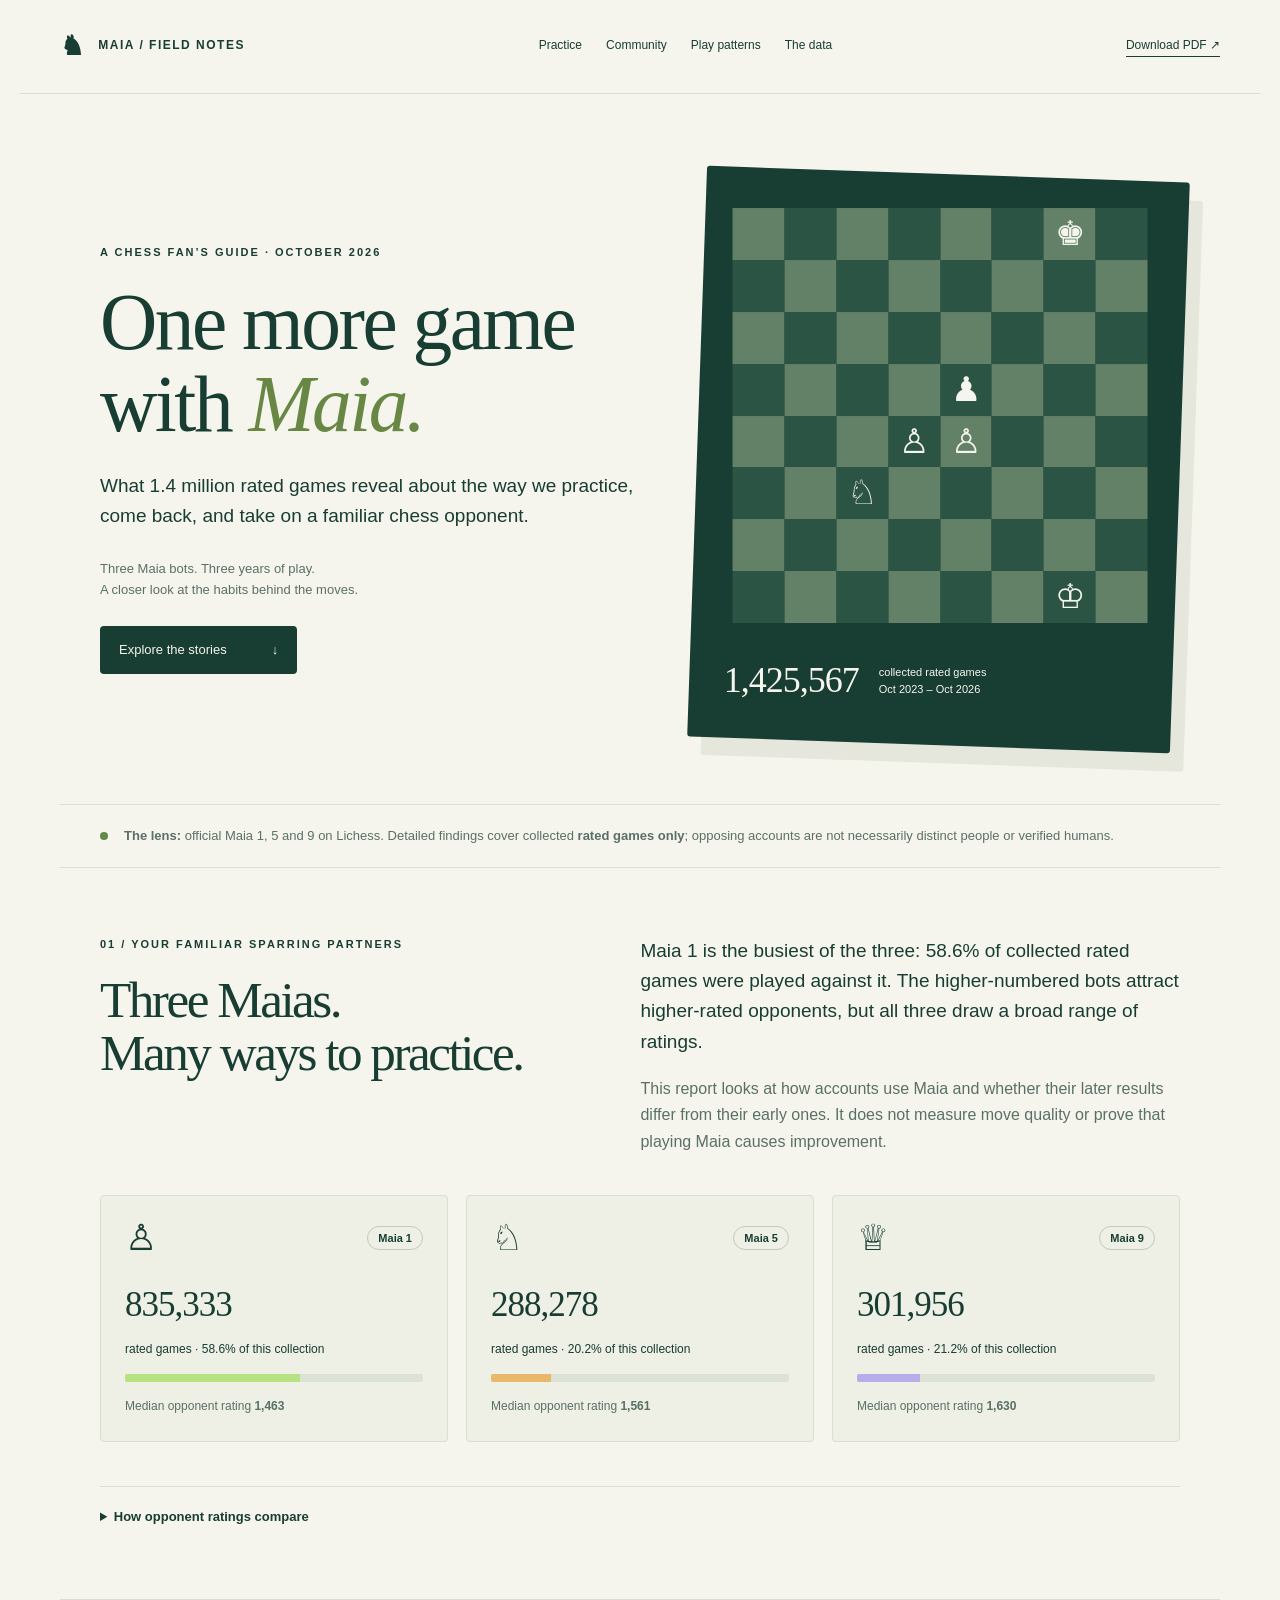
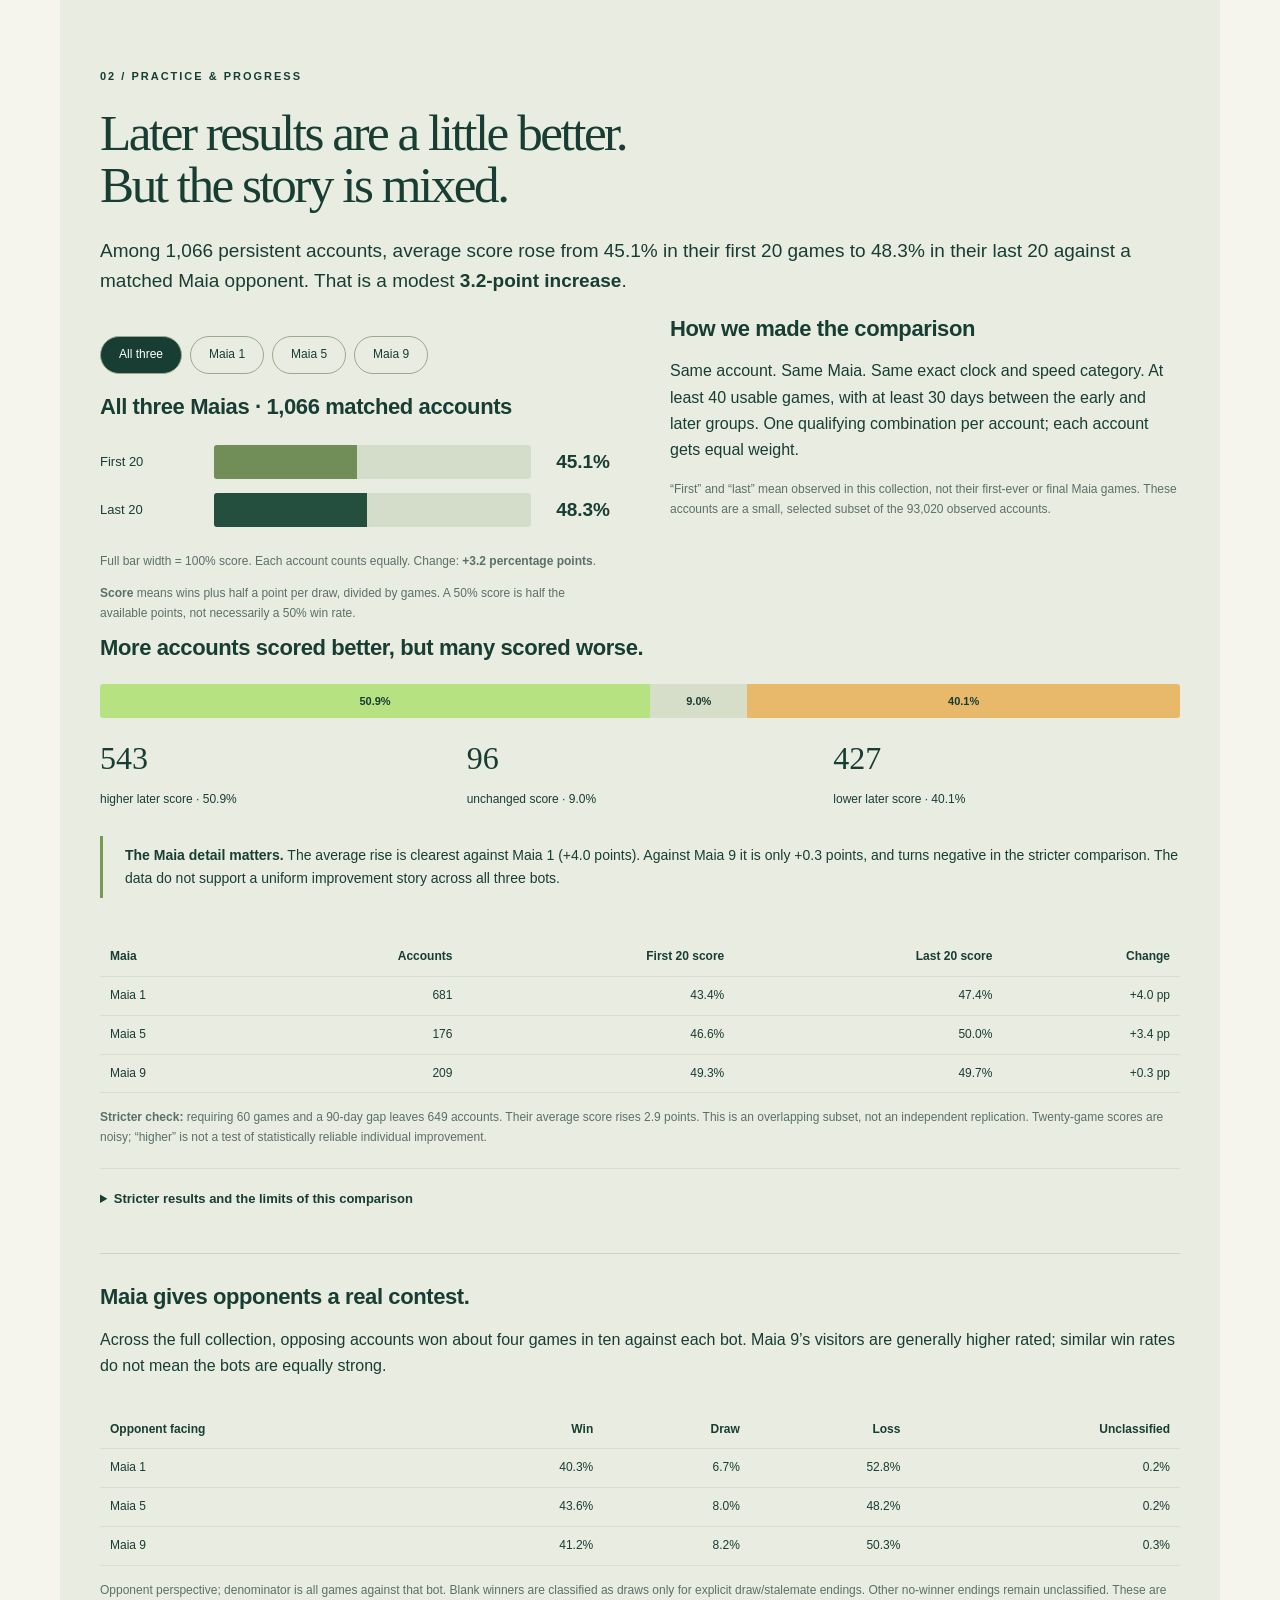
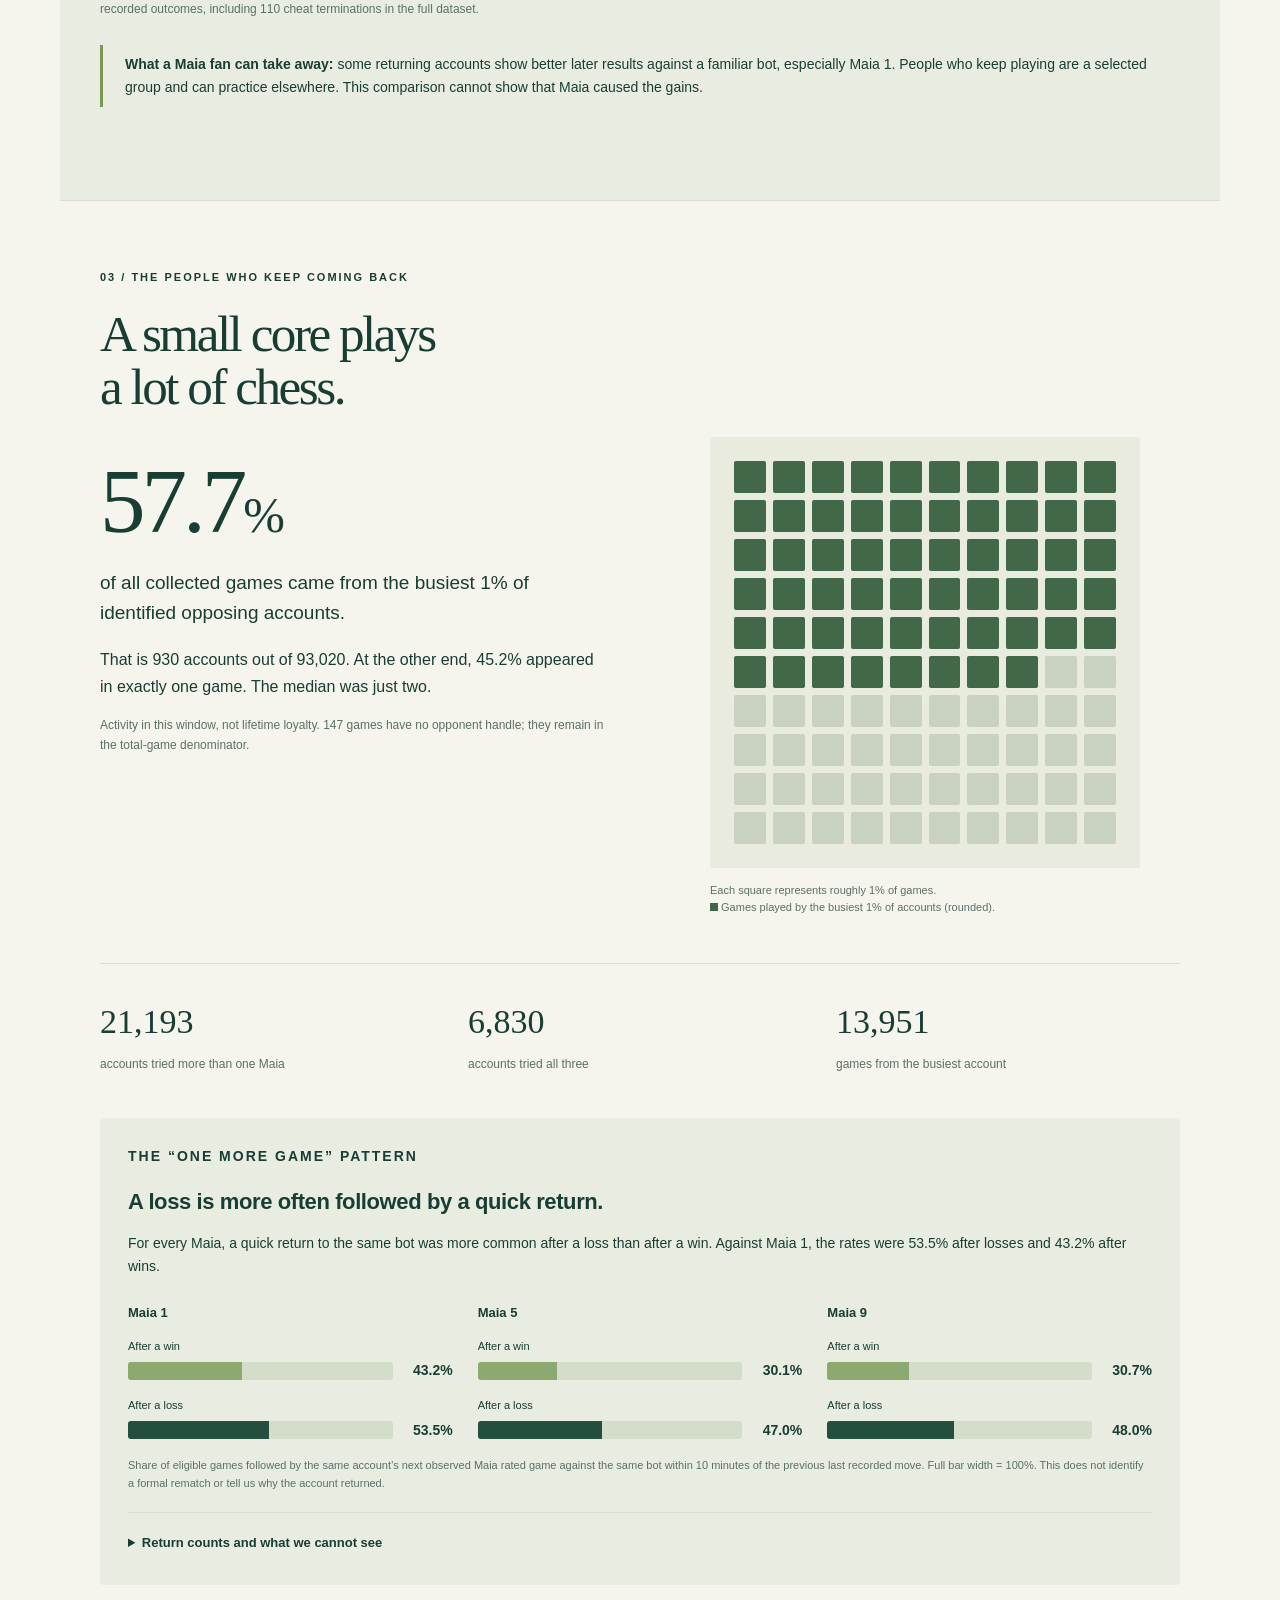
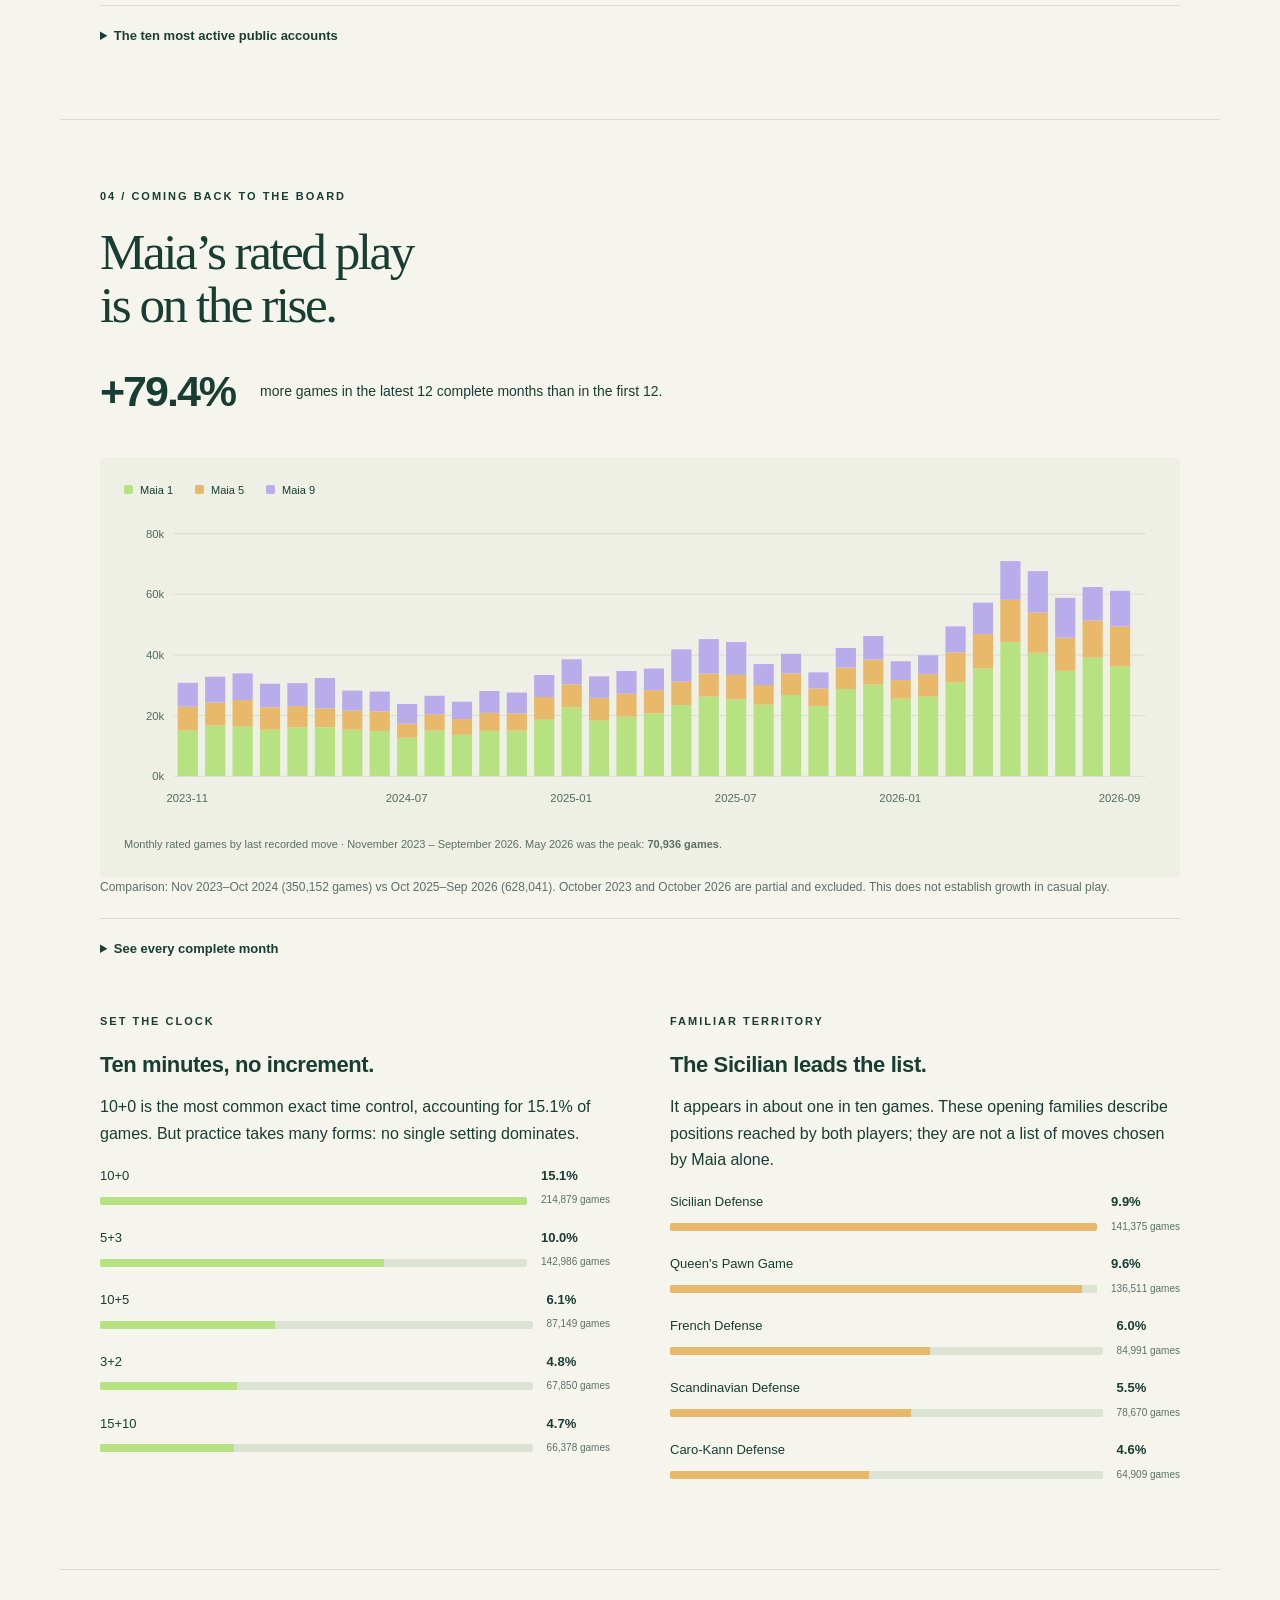
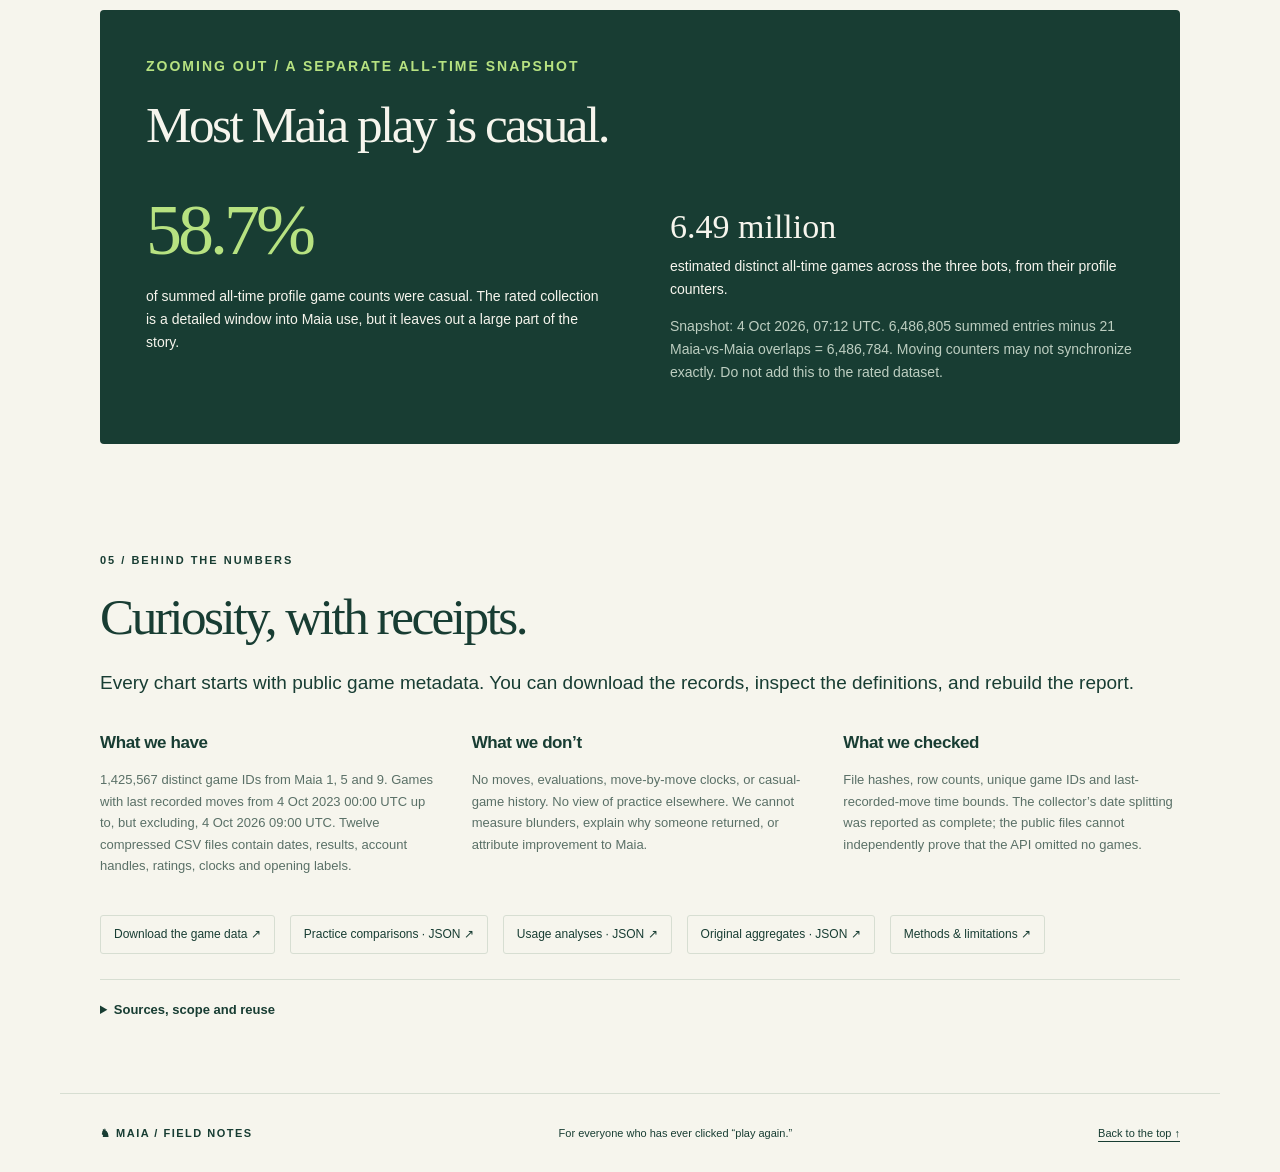
<file: index.html>
<!doctype html>
<html lang="en"><head><meta charset="utf-8"><meta name="viewport" content="width=device-width,initial-scale=1"><meta name="description" content="How chess fans use Maia: practice habits, repeat play and changes in results across 1.4 million rated Lichess games."><meta name="theme-color" content="#163c32"><title>One more game with Maia — Maia Field Notes</title><style>:root{--paper:#f6f5ed;--ink:#183d33;--muted:#5a7067;--green:#b7e281;--gold:#e8b96b;--lavender:#b9aceb;--line:#d7ded2}*{box-sizing:border-box}html{scroll-behavior:smooth;scroll-padding-top:24px}body{margin:0;background:var(--paper);color:var(--ink);font:16px/1.65 -apple-system,BlinkMacSystemFont,"Segoe UI",sans-serif}a{color:inherit;text-underline-offset:4px}a:hover{text-decoration-thickness:2px}button,a,summary{touch-action:manipulation}button:focus-visible,a:focus-visible,summary:focus-visible{outline:3px solid #9c4a16;outline-offset:5px}.skip{position:absolute;left:10px;top:-100px;background:white;padding:10px;z-index:9}.skip:focus{top:10px}.masthead{max-width:1240px;margin:auto;display:flex;align-items:center;justify-content:space-between;padding:24px 40px;border-bottom:1px solid var(--line);font-size:12px}.brand{font-weight:800;letter-spacing:1.5px;text-decoration:none;white-space:nowrap}.brand span{font-size:27px;vertical-align:middle;margin-right:8px}nav{display:flex;gap:24px}nav a{text-decoration:none}.download{border-bottom:1px solid;text-decoration:none}main{max-width:1160px;margin:auto}.hero{display:grid;grid-template-columns:1.12fr 1fr;gap:56px;padding:80px 40px 60px;align-items:center}.eyebrow{font-size:11px;line-height:1.5;letter-spacing:2px;text-transform:uppercase;font-weight:800;margin:0 0 22px}h1,h2,h3,p,figure{margin-top:0}h1,h2{font-family:Georgia,"Times New Roman",serif;font-weight:400;letter-spacing:-2.5px;line-height:1.03}h1{font-size:clamp(60px,6.2vw,85px);margin-bottom:25px}h1 em{color:#688744;font-weight:400}h2{font-size:clamp(38px,4vw,53px);margin-bottom:24px}h3{font-size:22px;line-height:1.2;letter-spacing:-.4px;margin-bottom:16px}.dek,.body-large{font-size:19px;line-height:1.6}.hero-note{font-size:13px;color:var(--muted);margin:26px 0}.button{display:inline-flex;gap:45px;align-items:center;background:var(--ink);color:var(--paper);padding:13px 19px;border-radius:4px;text-decoration:none;font-size:13px}.hero-art{background:var(--ink);padding:34px;border-radius:3px;transform:rotate(2deg);box-shadow:14px 18px 0 #e6e7dc}.board{display:grid;grid-template-columns:repeat(8,1fr);aspect-ratio:1;transform:rotate(-2deg)}.board span{aspect-ratio:1;background:#628167;display:flex;align-items:center;justify-content:center;font-family:Georgia,serif;color:var(--paper);font-size:34px;line-height:1}.board span:nth-child(16n+2),.board span:nth-child(16n+4),.board span:nth-child(16n+6),.board span:nth-child(16n+8),.board span:nth-child(16n+9),.board span:nth-child(16n+11),.board span:nth-child(16n+13),.board span:nth-child(16n+15){background:#2b5445}.art-caption{display:flex;align-items:center;gap:20px;color:var(--paper);padding-top:28px;transform:rotate(-2deg)}.art-caption b{font-family:Georgia,serif;font-size:36px;font-weight:400;letter-spacing:-1px}.art-caption span{font-size:11px;line-height:1.5}.scope-strip{display:flex;gap:16px;align-items:center;padding:20px 40px;border-top:1px solid var(--line);border-bottom:1px solid var(--line);font-size:13px;color:var(--muted)}.scope-strip p{margin:0}.live-dot{width:8px;height:8px;background:#64884a;border-radius:50%;flex-shrink:0}.section{padding:68px 40px;border-bottom:1px solid var(--line)}.intro{display:grid;grid-template-columns:1fr 1.1fr;gap:24px 50px}.intro .bot-grid,.intro details{grid-column:1/-1}.muted,.small,figcaption{color:var(--muted)}.small{font-size:12px;line-height:1.65}.bot-grid{display:grid;grid-template-columns:repeat(3,1fr);gap:18px}.bot-card{padding:24px;border:1px solid var(--line);border-radius:4px;background:#eeefe5}.bot-top{display:flex;justify-content:space-between;align-items:center;margin-bottom:20px}.piece{font-size:36px;line-height:1}.chip{font-size:11px;font-weight:700;border:1px solid #bfcbbc;padding:2px 10px;border-radius:20px}.bot-card strong{font-family:Georgia,serif;font-size:35px;font-weight:400;letter-spacing:-1px}.bot-card p{font-size:12px;margin:6px 0 14px}.mini-track,.track{height:8px;background:#dce3d5;border-radius:2px;overflow:hidden}.mini-track i,.track i{height:100%;display:block}.bot-card .small{margin:15px 0 0}details{margin-top:20px;border-top:1px solid var(--line);padding-top:15px}summary{font-size:13px;font-weight:700;cursor:pointer;padding:4px 0}details>p{margin-top:14px}.two-col{display:grid;grid-template-columns:1fr 1fr;gap:60px;align-items:start}.big-number{font-family:Georgia,serif;font-size:91px;line-height:1.1;letter-spacing:-4px;margin:15px 0}.big-number span{font-size:50px}.dot-grid{display:grid;grid-template-columns:repeat(10,1fr);gap:7px;padding:24px;background:#e9ebdf;border-radius:3px}.dot-grid i{aspect-ratio:1;background:#c9d2c0;border-radius:2px}.dot-grid i.filled{background:#416849}figcaption{font-size:11px;line-height:1.6;margin-top:14px}.key-square{display:inline-block;background:#416849;width:8px;height:8px}.fact-row{display:grid;grid-template-columns:repeat(3,1fr);gap:24px;border-top:1px solid var(--line);padding-top:30px;margin-top:30px}.fact-row b{font-family:Georgia,serif;font-size:34px;display:block;font-weight:400}.fact-row span{font-size:12px;color:var(--muted)}.growth-note{display:flex;gap:25px;align-items:center;max-width:570px;margin-bottom:30px}.growth-note strong{font-size:43px;white-space:nowrap;letter-spacing:-2px}.growth-note p{font-size:14px;margin:0}.chart{background:#eef0e6;padding:24px;margin:0;border-radius:4px}.chart svg{width:100%;height:auto;display:block}.chart text{font:11px -apple-system,BlinkMacSystemFont,sans-serif;fill:#526b60}.legend{display:flex;gap:22px;font-size:11px;margin-bottom:14px;flex-wrap:wrap}.legend span{display:flex;gap:7px;align-items:center}.legend i{width:9px;height:9px;border-radius:2px}.patterns-grid{margin-top:50px}.bar-row{display:grid;grid-template-columns:1fr auto;gap:6px 14px;margin:18px 0;font-size:13px}.bar-row b{font-weight:600}.bar-row small{color:var(--muted);font-size:10px;white-space:nowrap}.bar-row .track{align-self:center}.context-band{margin:40px;background:var(--ink);color:var(--paper);padding:46px;border-radius:4px}.context-band .eyebrow{color:var(--green)}.context-band .big-number{color:var(--green);font-size:72px}.context-band .small{color:#bdcec1}.context-band p{font-size:14px}.context-stat b{font-family:Georgia,serif;font-size:34px;font-weight:400}.context-stat{padding-top:23px}.method-grid{display:grid;grid-template-columns:repeat(3,1fr);gap:35px;margin-top:35px}.method-grid h3{font-size:17px}.method-grid p{font-size:13px;color:var(--muted)}.data-links{display:flex;gap:15px;flex-wrap:wrap;font-size:12px;margin:25px 0}.data-links a{border:1px solid var(--line);padding:9px 13px;border-radius:3px;text-decoration:none}.table-scroll{overflow-x:auto}table{width:100%;border-collapse:collapse;font-size:12px;font-variant-numeric:tabular-nums;margin:15px 0}th,td{text-align:right;padding:9px 10px;border-bottom:1px solid var(--line)}th:first-child,td:first-child{text-align:left}th{font-weight:700;white-space:nowrap}footer{max-width:1160px;margin:0 auto;padding:30px 40px;display:flex;justify-content:space-between;gap:20px;align-items:center;font-size:11px}footer p{margin:0}.learning{background:#e9ede1}.callout{border-left:3px solid #78994f;padding:8px 0 8px 22px;margin:25px 0;font-size:14px}.filter{display:flex;gap:8px;margin:20px 0;flex-wrap:wrap}.filter button{font:inherit;font-size:12px;padding:8px 18px;border:1px solid #9aa98e;background:transparent;border-radius:30px;color:var(--ink);cursor:pointer}.filter button[aria-pressed="true"]{background:var(--ink);color:white}.score-chart{margin:25px 0}.score-row{display:grid;grid-template-columns:100px 1fr 65px;gap:14px;align-items:center;margin:14px 0;font-size:13px}.score-track{height:34px;background:#d4ddca;border-radius:3px;overflow:hidden}.score-track i{height:100%;display:block;background:#718e58}.score-row:last-child .score-track i{background:#244e3d}.score-row strong{text-align:right;font-size:19px}.distribution{display:flex;height:34px;border-radius:3px;overflow:hidden;margin:22px 0 14px}.distribution span{display:flex;align-items:center;justify-content:center;font-size:11px;font-weight:700}.result-grid{display:grid;grid-template-columns:repeat(3,1fr);gap:20px}.result-grid b{font-family:Georgia,serif;font-size:32px;font-weight:400;display:block}.result-grid span{font-size:12px}.outcomes{margin-top:40px;padding-top:30px;border-top:1px solid #cbd5c0}[hidden]{display:none!important}
@media(max-width:760px){.masthead{padding:18px 22px;flex-wrap:wrap;gap:15px}.masthead nav{order:3;width:100%;gap:25px}.brand{font-size:10px}.download{font-size:10px}.hero{grid-template-columns:1fr;padding:42px 24px;gap:35px}h1{font-size:65px}.hero-art{max-width:420px;width:100%;justify-self:center;padding:26px}.hero-note{margin:20px 0}.hero-art .board span{font-size:30px}.art-caption b{font-size:33px}.section{padding:42px 24px}.scope-strip{padding:20px 24px}.intro,.two-col{grid-template-columns:1fr;gap:24px}.bot-grid{gap:10px}.bot-card{padding:15px 10px}.bot-card strong{font-size:26px}.piece{font-size:27px}.bot-top{gap:4px}.chip{padding:2px 5px;font-size:10px}.bot-card p{font-size:10px}.fact-row{gap:14px}.fact-row b{font-size:29px}.fact-row span{font-size:11px}.big-number{font-size:75px}.dot-grid{max-width:400px;margin:auto}figure{margin-left:0;margin-right:0}.chart{padding:12px}.chart svg{min-width:580px}.chart{overflow-x:auto}.growth-note strong{font-size:36px}.context-band{margin:24px;padding:28px}.context-band .big-number{font-size:60px}.method-grid{grid-template-columns:1fr;gap:15px}.method-grid p{font-size:14px}.result-grid{gap:10px}.result-grid b{font-size:27px}.score-row{grid-template-columns:75px 1fr 55px;font-size:12px;gap:8px}footer{padding:25px 24px;flex-wrap:wrap}footer p{order:3;width:100%}}
@media(prefers-reduced-motion:reduce){html{scroll-behavior:auto}}
@media print{@page{size:A4;margin:14mm}*{-webkit-print-color-adjust:exact;print-color-adjust:exact}html{scroll-behavior:auto}body{font-size:10px;line-height:1.5}.masthead,footer,.button,.filter,.skip,details{display:none!important}main{max-width:none}.hero{padding:15px 0 30px;gap:30px;grid-template-columns:1.1fr 1fr}h1{font-size:49px;letter-spacing:-2px}h2{font-size:33px;letter-spacing:-1px}h3{font-size:17px}.hero .dek,.body-large{font-size:13px}.hero-note{font-size:10px}.hero-art{padding:22px;box-shadow:8px 10px 0 #e6e7dc}.board span{font-size:23px}.art-caption{gap:13px;padding-top:18px}.art-caption b{font-size:25px}.art-caption span{font-size:8px}.eyebrow{font-size:8px;margin-bottom:15px}.scope-strip{padding:12px 0;font-size:9px}.section{padding:28px 0;break-before:page;border:0}.intro{break-before:auto;gap:18px;grid-template-columns:1fr 1.1fr}.bot-grid{gap:12px}.bot-card{padding:15px}.bot-card strong{font-size:27px}.bot-card p{font-size:9px}.bot-top{margin-bottom:12px}.piece{font-size:26px}.small{font-size:9px}.learning{background:transparent}.learning .two-col{gap:35px}.score-track{height:26px}.score-row{font-size:11px}.score-row strong{font-size:15px}.big-number{font-size:65px}.community .two-col{gap:40px}.dot-grid{gap:5px;padding:18px;max-width:285px}.fact-row{padding-top:15px;margin-top:15px}.fact-row b{font-size:27px}.fact-row span{font-size:9px}.callout{font-size:10px;margin:15px 0}.result-grid b{font-size:26px}.result-grid span{font-size:10px}.growth-note{margin-bottom:20px}.growth-note strong{font-size:32px}.growth-note p{font-size:11px}.chart{padding:16px}.chart svg{max-height:195px}.legend,figcaption{font-size:9px}.patterns-grid{margin-top:30px;gap:30px}.patterns-grid p{font-size:10px}.bar-row{font-size:10px;margin:10px 0}.bar-row small{font-size:8px}.context-band{break-before:page;margin:0;padding:30px}.context-band .big-number{font-size:55px}.context-band p{font-size:11px}.context-stat b{font-size:26px}.methods{break-before:auto;padding-top:30px}.methods .body-large{font-size:12px}.method-grid{gap:25px;margin-top:25px}.method-grid h3{font-size:13px}.method-grid p{font-size:9px}.data-links{font-size:9px;gap:10px}.data-links a{padding:6px 10px}.outcomes{margin-top:25px;padding-top:20px}.print-note{display:block}figure,.bot-card,.fact-row,.result-grid,.score-chart,.callout{break-inside:avoid}h2,h3{break-after:avoid}}
.rematch{margin-top:42px;padding:28px;background:#e9ede1;border-radius:4px}.rematch h4{margin:10px 0;font-size:13px}.rematch-chart{display:grid;grid-template-columns:repeat(3,1fr);gap:25px}.rematch .score-row{grid-template-columns:1fr 50px;gap:4px 10px;font-size:11px}.rematch .score-row .score-track{grid-column:1;grid-row:2;height:18px}.rematch .score-row strong{grid-column:2;grid-row:2;font-size:14px}.rematch .score-row span{grid-column:1/-1}.rematch p{font-size:14px}.rematch .small{font-size:11px}@media(max-width:760px){.rematch{padding:20px}.rematch-chart{grid-template-columns:1fr;gap:5px}}@media print{.rematch{padding:22px;margin-top:30px}.rematch p{font-size:10px}.rematch .small{font-size:9px}.rematch-chart{gap:20px}.rematch .score-row{font-size:9px}.learning .outcomes{break-before:page;padding-top:25px}.learning{padding-bottom:0}.community{break-before:page}.result-grid{break-inside:avoid}}
@media print{.learning .outcomes{break-before:auto}.learning .body-large{font-size:12px}.learning h2{font-size:31px}.learning p{margin-bottom:10px}.learning .score-chart{margin:15px 0}.learning .score-row{margin:9px 0}.learning .distribution{margin:15px 0 10px;height:25px}.learning .callout{margin:13px 0;font-size:9px}.learning table{font-size:10px;margin:10px 0}.learning th,.learning td{padding:5px 8px}.learning .outcomes{margin-top:18px;padding-top:16px}}
@media print{.learning{padding-top:18px}.learning h2{margin-bottom:16px}.learning h3{font-size:14px;margin-bottom:10px}.learning .eyebrow{margin-bottom:10px}.learning .body-large{font-size:11px}.learning .two-col p{font-size:9px}.learning .score-chart{margin:12px 0}.learning .outcomes{margin-top:13px;padding-top:12px}.learning .callout{margin:9px 0;padding-top:5px;padding-bottom:5px}.learning .result-grid b{font-size:23px}.learning .small{font-size:8.5px}}
</style></head><body><a class="skip" href="#story">Skip to report</a><header class="masthead"><a href="#" class="brand"><span aria-hidden="true">♞</span> MAIA / FIELD NOTES</a><nav aria-label="Report sections"><a href="#practice">Practice</a><a href="#community">Community</a><a href="#patterns">Play patterns</a><a href="#methods">The data</a></nav><a class="download" href="maia-fan-report.pdf">Download PDF ↗</a></header>
<main id="story"><section class="hero"><div><p class="eyebrow">A chess fan’s guide · October 2026</p><h1>One more game<br>with <em>Maia.</em></h1><p class="dek">What 1.4 million rated games reveal about the way we practice, come back, and take on a familiar chess opponent.</p><p class="hero-note">Three Maia bots. Three years of play.<br>A closer look at the habits behind the moves.</p><a class="button" href="#practice">Explore the stories <span>↓</span></a></div><div class="hero-art"><div class="board" aria-hidden="true"><span></span><span></span><span></span><span></span><span></span><span></span><span>♚</span><span></span><span></span><span></span><span></span><span></span><span></span><span></span><span></span><span></span><span></span><span></span><span></span><span></span><span></span><span></span><span></span><span></span><span></span><span></span><span></span><span></span><span>♟</span><span></span><span></span><span></span><span></span><span></span><span></span><span>♙</span><span>♙</span><span></span><span></span><span></span><span></span><span></span><span>♘</span><span></span><span></span><span></span><span></span><span></span><span></span><span></span><span></span><span></span><span></span><span></span><span></span><span></span><span></span><span></span><span></span><span></span><span></span><span></span><span>♔</span><span></span></div><div class="art-caption"><b>1,425,567</b><span>collected rated games<br>Oct 2023 – Oct 2026</span></div></div></section>
<div class="scope-strip"><span class="live-dot"></span><p><b>The lens:</b> official Maia 1, 5 and 9 on Lichess. Detailed findings cover collected <b>rated games only</b>; opposing accounts are not necessarily distinct people or verified humans.</p></div>
<section class="section intro" id="practice"><div class="section-heading"><p class="eyebrow">01 / Your familiar sparring partners</p><h2>Three Maias.<br>Many ways to practice.</h2></div><div><p class="body-large">Maia 1 is the busiest of the three: 58.6% of collected rated games were played against it. The higher-numbered bots attract higher-rated opponents, but all three draw a broad range of ratings.</p><p class="muted">This report looks at how accounts use Maia and whether their later results differ from their early ones. It does not measure move quality or prove that playing Maia causes improvement.</p></div><div class="bot-grid"><article class="bot-card"><div class="bot-top"><span class="piece" aria-hidden="true">♙</span><span class="chip">Maia 1</span></div><strong>835,333</strong><p>rated games · 58.6% of this collection</p><div class="mini-track"><i style="width:58.596544392511895%;background:#b7e281"></i></div><p class="small">Median opponent rating <b>1,463</b></p></article><article class="bot-card"><div class="bot-top"><span class="piece" aria-hidden="true">♘</span><span class="chip">Maia 5</span></div><strong>288,278</strong><p>rated games · 20.2% of this collection</p><div class="mini-track"><i style="width:20.221988864781522%;background:#e8b96b"></i></div><p class="small">Median opponent rating <b>1,561</b></p></article><article class="bot-card"><div class="bot-top"><span class="piece" aria-hidden="true">♕</span><span class="chip">Maia 9</span></div><strong>301,956</strong><p>rated games · 21.2% of this collection</p><div class="mini-track"><i style="width:21.181466742706586%;background:#b9aceb"></i></div><p class="small">Median opponent rating <b>1,630</b></p></article></div><details><summary>How opponent ratings compare</summary><div class="table-scroll"><table><thead><tr><th scope="col">Maia</th><th scope="col">Game-weighted mean</th><th scope="col">Account-weighted mean</th><th scope="col">Middle 80%</th></tr></thead><tbody><tr><td>Maia 1</td><td>1,453</td><td>1,411</td><td>1,145–1,750</td></tr><tr><td>Maia 5</td><td>1,570</td><td>1,488</td><td>1,299–1,840</td></tr><tr><td>Maia 9</td><td>1,631</td><td>1,561</td><td>1,337–1,908</td></tr></tbody></table></div><p class="small">Lichess ratings at game time, across mixed speed categories. Account-weighted means give each account equal weight within a bot; game-weighted means count frequent players more. These are not FIDE ratings or controlled comparisons.</p></details></section>
<section class="section learning" id="learning"><p class="eyebrow">02 / Practice & progress</p><h2>Later results are a little better.<br>But the story is mixed.</h2><p class="body-large">Among 1,066 persistent accounts, average score rose from 45.1% in their first 20 games to 48.3% in their last 20 against a matched Maia opponent. That is a modest <b>3.2-point increase</b>.</p><div class="two-col"><div><div class="filter" data-filter-group="scores" role="group" aria-label="Select Maia for early versus later scores"><button type="button" data-panel="scores-all" aria-controls="scores-all" aria-pressed="true">All three</button><button type="button" data-panel="scores-maia1" aria-controls="scores-maia1" aria-pressed="false">Maia 1</button><button type="button" data-panel="scores-maia5" aria-controls="scores-maia5" aria-pressed="false">Maia 5</button><button type="button" data-panel="scores-maia9" aria-controls="scores-maia9" aria-pressed="false">Maia 9</button></div><div id="scores-all" data-group="scores" ><h3>All three Maias · 1,066 matched accounts</h3><div class="score-chart" role="img" aria-label="All three Maias: first 20 score 45.1 percent, last 20 48.3 percent, full scale 0 to 100 percent"><div class="score-row"><span>First 20</span><div class="score-track"><i style="width:45.101%"></i></div><strong>45.1%</strong></div><div class="score-row"><span>Last 20</span><div class="score-track"><i style="width:48.288%"></i></div><strong>48.3%</strong></div></div><p class="small">Full bar width = 100% score. Each account counts equally. Change: <b>+3.2 percentage points</b>.</p></div><div id="scores-maia1" data-group="scores" hidden><h3>Maia 1 · 681 matched accounts</h3><div class="score-chart" role="img" aria-label="Maia 1: first 20 score 43.4 percent, last 20 47.4 percent, full scale 0 to 100 percent"><div class="score-row"><span>First 20</span><div class="score-track"><i style="width:43.399%"></i></div><strong>43.4%</strong></div><div class="score-row"><span>Last 20</span><div class="score-track"><i style="width:47.412%"></i></div><strong>47.4%</strong></div></div><p class="small">Full bar width = 100% score. Each account counts equally. Change: <b>+4.0 percentage points</b>.</p></div><div id="scores-maia5" data-group="scores" hidden><h3>Maia 5 · 176 matched accounts</h3><div class="score-chart" role="img" aria-label="Maia 5: first 20 score 46.6 percent, last 20 50.0 percent, full scale 0 to 100 percent"><div class="score-row"><span>First 20</span><div class="score-track"><i style="width:46.648%"></i></div><strong>46.6%</strong></div><div class="score-row"><span>Last 20</span><div class="score-track"><i style="width:50.043%"></i></div><strong>50.0%</strong></div></div><p class="small">Full bar width = 100% score. Each account counts equally. Change: <b>+3.4 percentage points</b>.</p></div><div id="scores-maia9" data-group="scores" hidden><h3>Maia 9 · 209 matched accounts</h3><div class="score-chart" role="img" aria-label="Maia 9: first 20 score 49.3 percent, last 20 49.7 percent, full scale 0 to 100 percent"><div class="score-row"><span>First 20</span><div class="score-track"><i style="width:49.342%"></i></div><strong>49.3%</strong></div><div class="score-row"><span>Last 20</span><div class="score-track"><i style="width:49.665%"></i></div><strong>49.7%</strong></div></div><p class="small">Full bar width = 100% score. Each account counts equally. Change: <b>+0.3 percentage points</b>.</p></div><p class="small"><b>Score</b> means wins plus half a point per draw, divided by games. A 50% score is half the available points, not necessarily a 50% win rate.</p></div><div><h3>How we made the comparison</h3><p>Same account. Same Maia. Same exact clock and speed category. At least 40 usable games, with at least 30 days between the early and later groups. One qualifying combination per account; each account gets equal weight.</p><p class="small">“First” and “last” mean observed in this collection, not their first-ever or final Maia games. These accounts are a small, selected subset of the 93,020 observed accounts.</p></div></div><h3>More accounts scored better, but many scored worse.</h3><div class="distribution" aria-hidden="true"><span style="width:50.93808630393997%;background:#b7e281">50.9%</span><span style="width:9.00562851782364%;background:#d6ddc9">9.0%</span><span style="width:40.0562851782364%;background:#e8b96b">40.1%</span></div><div class="result-grid"><div><b>543</b><span>higher later score · 50.9%</span></div><div><b>96</b><span>unchanged score · 9.0%</span></div><div><b>427</b><span>lower later score · 40.1%</span></div></div><div class="callout"><b>The Maia detail matters.</b> The average rise is clearest against Maia 1 (+4.0 points). Against Maia 9 it is only +0.3 points, and turns negative in the stricter comparison. The data do not support a uniform improvement story across all three bots.</div><div class="table-scroll"><table><thead><tr><th scope="col">Maia</th><th scope="col">Accounts</th><th scope="col">First 20 score</th><th scope="col">Last 20 score</th><th scope="col">Change</th></tr></thead><tbody><tr><td>Maia 1</td><td>681</td><td>43.4%</td><td>47.4%</td><td>+4.0 pp</td></tr><tr><td>Maia 5</td><td>176</td><td>46.6%</td><td>50.0%</td><td>+3.4 pp</td></tr><tr><td>Maia 9</td><td>209</td><td>49.3%</td><td>49.7%</td><td>+0.3 pp</td></tr></tbody></table></div><p class="small"><b>Stricter check:</b> requiring 60 games and a 90-day gap leaves 649 accounts. Their average score rises 2.9 points. This is an overlapping subset, not an independent replication. Twenty-game scores are noisy; “higher” is not a test of statistically reliable individual improvement.</p><details><summary>Stricter results and the limits of this comparison</summary><div class="table-scroll"><table><thead><tr><th scope="col">Maia</th><th scope="col">Accounts</th><th scope="col">Score change</th></tr></thead><tbody><tr><td>Maia 1</td><td>386</td><td>+4.3 pp</td></tr><tr><td>Maia 5</td><td>127</td><td>+3.3 pp</td></tr><tr><td>Maia 9</td><td>136</td><td>-1.7 pp</td></tr></tbody></table></div><p>The most-played eligible Maia/clock/speed combination is selected once per account, independently for each comparison. Games with unknown outcomes or cheat terminations are excluded. Chronological ordering uses game start time; ties use game ID.</p><p>In the main group, mean recorded opponent rating rose 41.8 points, while Maia’s recorded rating rose 10.0. Accounts had White in 55.7% of early games and 55.3% of later games. These diagnostics do not fully control for bot changes or color.</p><p>People who return may differ from those who stop. Other chess practice, regression to the mean, changing bot strength, and ordinary luck can affect results. There is no comparison group and no move-quality analysis, so this is an association with repeated play, not a measured training effect.</p><a href="data/learning_insights.json">Download all matched comparisons and definitions ↗</a></details><div class="outcomes"><h3>Maia gives opponents a real contest.</h3><p>Across the full collection, opposing accounts won about four games in ten against each bot. Maia 9’s visitors are generally higher rated; similar win rates do not mean the bots are equally strong.</p><div class="table-scroll"><table><thead><tr><th scope="col">Opponent facing</th><th scope="col">Win</th><th scope="col">Draw</th><th scope="col">Loss</th><th scope="col">Unclassified</th></tr></thead><tbody><tr><td>Maia 1</td><td>40.3%</td><td>6.7%</td><td>52.8%</td><td>0.2%</td></tr><tr><td>Maia 5</td><td>43.6%</td><td>8.0%</td><td>48.2%</td><td>0.2%</td></tr><tr><td>Maia 9</td><td>41.2%</td><td>8.2%</td><td>50.3%</td><td>0.3%</td></tr></tbody></table></div><p class="small">Opponent perspective; denominator is all games against that bot. Blank winners are classified as draws only for explicit draw/stalemate endings. Other no-winner endings remain unclassified. These are recorded outcomes, including 110 cheat terminations in the full dataset.</p></div><p class="callout"><b>What a Maia fan can take away:</b> some returning accounts show better later results against a familiar bot, especially Maia 1. People who keep playing are a selected group and can practice elsewhere. This comparison cannot show that Maia caused the gains.</p></section>
<section class="section community" id="community"><p class="eyebrow">03 / The people who keep coming back</p><h2>A small core plays<br>a lot of chess.</h2><div class="two-col"><div><div class="big-number">57.7<span>%</span></div><p class="body-large">of all collected games came from the busiest 1% of identified opposing accounts.</p><p>That is 930 accounts out of 93,020. At the other end, 45.2% appeared in exactly one game. The median was just two.</p><p class="small">Activity in this window, not lifetime loyalty. 147 games have no opponent handle; they remain in the total-game denominator.</p></div><figure><div class="dot-grid" aria-hidden="true"><i class="filled"></i><i class="filled"></i><i class="filled"></i><i class="filled"></i><i class="filled"></i><i class="filled"></i><i class="filled"></i><i class="filled"></i><i class="filled"></i><i class="filled"></i><i class="filled"></i><i class="filled"></i><i class="filled"></i><i class="filled"></i><i class="filled"></i><i class="filled"></i><i class="filled"></i><i class="filled"></i><i class="filled"></i><i class="filled"></i><i class="filled"></i><i class="filled"></i><i class="filled"></i><i class="filled"></i><i class="filled"></i><i class="filled"></i><i class="filled"></i><i class="filled"></i><i class="filled"></i><i class="filled"></i><i class="filled"></i><i class="filled"></i><i class="filled"></i><i class="filled"></i><i class="filled"></i><i class="filled"></i><i class="filled"></i><i class="filled"></i><i class="filled"></i><i class="filled"></i><i class="filled"></i><i class="filled"></i><i class="filled"></i><i class="filled"></i><i class="filled"></i><i class="filled"></i><i class="filled"></i><i class="filled"></i><i class="filled"></i><i class="filled"></i><i class="filled"></i><i class="filled"></i><i class="filled"></i><i class="filled"></i><i class="filled"></i><i class="filled"></i><i class="filled"></i><i class="filled"></i><i class=""></i><i class=""></i><i class=""></i><i class=""></i><i class=""></i><i class=""></i><i class=""></i><i class=""></i><i class=""></i><i class=""></i><i class=""></i><i class=""></i><i class=""></i><i class=""></i><i class=""></i><i class=""></i><i class=""></i><i class=""></i><i class=""></i><i class=""></i><i class=""></i><i class=""></i><i class=""></i><i class=""></i><i class=""></i><i class=""></i><i class=""></i><i class=""></i><i class=""></i><i class=""></i><i class=""></i><i class=""></i><i class=""></i><i class=""></i><i class=""></i><i class=""></i><i class=""></i><i class=""></i><i class=""></i><i class=""></i><i class=""></i><i class=""></i></div><figcaption>Each square represents roughly 1% of games.<br><span class="key-square"></span> Games played by the busiest 1% of accounts (rounded).</figcaption></figure></div><div class="fact-row"><div><b>21,193</b><span>accounts tried more than one Maia</span></div><div><b>6,830</b><span>accounts tried all three</span></div><div><b>13,951</b><span>games from the busiest account</span></div></div><div class="rematch"><p class="eyebrow">The “one more game” pattern</p><h3>A loss is more often followed by a quick return.</h3><p>For every Maia, a quick return to the same bot was more common after a loss than after a win. Against Maia 1, the rates were 53.5% after losses and 43.2% after wins.</p><div class="rematch-chart"><div><h4>Maia 1</h4><div class="score-row"><span>After a win</span><div class="score-track"><i style="width:43.152%;background:#8caa70"></i></div><strong>43.2%</strong></div><div class="score-row"><span>After a loss</span><div class="score-track"><i style="width:53.464%;background:#244e3d"></i></div><strong>53.5%</strong></div></div><div><h4>Maia 5</h4><div class="score-row"><span>After a win</span><div class="score-track"><i style="width:30.122%;background:#8caa70"></i></div><strong>30.1%</strong></div><div class="score-row"><span>After a loss</span><div class="score-track"><i style="width:46.978%;background:#244e3d"></i></div><strong>47.0%</strong></div></div><div><h4>Maia 9</h4><div class="score-row"><span>After a win</span><div class="score-track"><i style="width:30.724%;background:#8caa70"></i></div><strong>30.7%</strong></div><div class="score-row"><span>After a loss</span><div class="score-track"><i style="width:48.002%;background:#244e3d"></i></div><strong>48.0%</strong></div></div></div><p class="small">Share of eligible games followed by the same account’s next observed Maia rated game against the same bot within 10 minutes of the previous last recorded move. Full bar width = 100%. This does not identify a formal rematch or tell us why the account returned.</p><details><summary>Return counts and what we cannot see</summary><div class="table-scroll"><table><thead><tr><th scope="col">Maia</th><th scope="col">After result</th><th scope="col">Eligible games</th><th scope="col">Quick same-Maia returns</th></tr></thead><tbody><tr><td>Maia 1</td><td>win</td><td>336,815</td><td>145,343</td></tr><tr><td>Maia 1</td><td>loss</td><td>440,703</td><td>235,616</td></tr><tr><td>Maia 5</td><td>win</td><td>125,744</td><td>37,876</td></tr><tr><td>Maia 5</td><td>loss</td><td>139,050</td><td>65,323</td></tr><tr><td>Maia 9</td><td>win</td><td>124,509</td><td>38,254</td></tr><tr><td>Maia 9</td><td>loss</td><td>151,774</td><td>72,854</td></tr></tbody></table></div><p class="small">Only identified accounts and prior games with at least ten minutes remaining before the dataset boundary are eligible. Negative gaps are excluded from the return numerator. The prior last move can precede resignation or flagging. Casual games, non-Maia opponents and games ending outside the dataset are unobserved. Frequent accounts count more; clocks, ratings and individual habits differ.</p></details></div><details><summary>The ten most active public accounts</summary><div class="table-scroll"><table><thead><tr><th scope="col">Account</th><th scope="col">Rated games</th><th scope="col">Most-played Maia</th></tr></thead><tbody><tr><td>toadp</td><td>13,951</td><td>Maia 1</td></tr><tr><td>shaartah</td><td>12,413</td><td>Maia 1</td></tr><tr><td>humanoid_1800</td><td>10,865</td><td>Maia 9</td></tr><tr><td>colaptes</td><td>8,009</td><td>Maia 5</td></tr><tr><td>bwvolker</td><td>7,425</td><td>Maia 5</td></tr><tr><td>clemson2024</td><td>7,073</td><td>Maia 1</td></tr><tr><td>amoroso</td><td>6,798</td><td>Maia 1</td></tr><tr><td>anationofconquerors</td><td>6,697</td><td>Maia 1</td></tr><tr><td>golismeando-manchego</td><td>6,527</td><td>Maia 9</td></tr><tr><td>sunshine_arete</td><td>6,004</td><td>Maia 9</td></tr></tbody></table></div><p class="small">Public Lichess handles, ranked only within this rated collection. This is activity, not a ranking of improvement or playing strength.</p></details></section>
<section class="section" id="patterns"><div class="section-heading"><p class="eyebrow">04 / Coming back to the board</p><h2>Maia’s rated play<br>is on the rise.</h2></div><div class="growth-note"><strong>+79.4%</strong><p>more games in the latest 12 complete months than in the first 12.</p></div><figure class="chart"><div class="legend"><span><i style="background:#b7e281"></i>Maia 1</span><span><i style="background:#e8b96b"></i>Maia 5</span><span><i style="background:#b9aceb"></i>Maia 9</span></div><svg viewBox="0 0 1000 300" role="img" aria-labelledby="month-title month-desc"><title id="month-title">Monthly rated Maia games</title><desc id="month-desc">Stacked bars from November 2023 through September 2026. Peak: May 2026, 70,936 games. Full values are in the table below.</desc><path d="M48 255.0H990" stroke="#dddcd1"/><text x="39" y="259.0" text-anchor="end">0k</text><path d="M48 196.25H990" stroke="#dddcd1"/><text x="39" y="200.25" text-anchor="end">20k</text><path d="M48 137.5H990" stroke="#dddcd1"/><text x="39" y="141.5" text-anchor="end">40k</text><path d="M48 78.75H990" stroke="#dddcd1"/><text x="39" y="82.75" text-anchor="end">60k</text><path d="M48 20.0H990" stroke="#dddcd1"/><text x="39" y="24.0" text-anchor="end">80k</text><rect x="52.00" y="210.86" width="19.57" height="44.14" fill="#b7e281"><title>2023-11 · Maia 1: 15,025</title></rect><rect x="52.00" y="187.56" width="19.57" height="23.31" fill="#e8b96b"><title>2023-11 · Maia 5: 7,934</title></rect><rect x="52.00" y="164.56" width="19.57" height="23.00" fill="#b9aceb"><title>2023-11 · Maia 9: 7,830</title></rect><text x="61.29" y="280" text-anchor="middle">2023-11</text><rect x="78.57" y="205.90" width="19.57" height="49.10" fill="#b7e281"><title>2023-12 · Maia 1: 16,716</title></rect><rect x="78.57" y="183.60" width="19.57" height="22.30" fill="#e8b96b"><title>2023-12 · Maia 5: 7,592</title></rect><rect x="78.57" y="158.66" width="19.57" height="24.94" fill="#b9aceb"><title>2023-12 · Maia 9: 8,489</title></rect><rect x="105.14" y="207.07" width="19.57" height="47.93" fill="#b7e281"><title>2024-01 · Maia 1: 16,318</title></rect><rect x="105.14" y="181.23" width="19.57" height="25.83" fill="#e8b96b"><title>2024-01 · Maia 5: 8,794</title></rect><rect x="105.14" y="155.44" width="19.57" height="25.80" fill="#b9aceb"><title>2024-01 · Maia 9: 8,782</title></rect><rect x="131.71" y="209.95" width="19.57" height="45.05" fill="#b7e281"><title>2024-02 · Maia 1: 15,337</title></rect><rect x="131.71" y="188.20" width="19.57" height="21.74" fill="#e8b96b"><title>2024-02 · Maia 5: 7,402</title></rect><rect x="131.71" y="165.37" width="19.57" height="22.83" fill="#b9aceb"><title>2024-02 · Maia 9: 7,773</title></rect><rect x="158.29" y="207.76" width="19.57" height="47.23" fill="#b7e281"><title>2024-03 · Maia 1: 16,080</title></rect><rect x="158.29" y="187.00" width="19.57" height="20.77" fill="#e8b96b"><title>2024-03 · Maia 5: 7,070</title></rect><rect x="158.29" y="164.85" width="19.57" height="22.15" fill="#b9aceb"><title>2024-03 · Maia 9: 7,541</title></rect><rect x="184.86" y="207.57" width="19.57" height="47.43" fill="#b7e281"><title>2024-04 · Maia 1: 16,146</title></rect><rect x="184.86" y="189.33" width="19.57" height="18.24" fill="#e8b96b"><title>2024-04 · Maia 5: 6,209</title></rect><rect x="184.86" y="159.92" width="19.57" height="29.41" fill="#b9aceb"><title>2024-04 · Maia 9: 10,011</title></rect><rect x="211.43" y="209.92" width="19.57" height="45.08" fill="#b7e281"><title>2024-05 · Maia 1: 15,347</title></rect><rect x="211.43" y="191.43" width="19.57" height="18.49" fill="#e8b96b"><title>2024-05 · Maia 5: 6,294</title></rect><rect x="211.43" y="172.04" width="19.57" height="19.39" fill="#b9aceb"><title>2024-05 · Maia 9: 6,602</title></rect><rect x="238.00" y="211.20" width="19.57" height="43.80" fill="#b7e281"><title>2024-06 · Maia 1: 14,909</title></rect><rect x="238.00" y="192.26" width="19.57" height="18.94" fill="#e8b96b"><title>2024-06 · Maia 5: 6,448</title></rect><rect x="238.00" y="173.02" width="19.57" height="19.24" fill="#b9aceb"><title>2024-06 · Maia 9: 6,550</title></rect><rect x="264.57" y="217.81" width="19.57" height="37.19" fill="#b7e281"><title>2024-07 · Maia 1: 12,660</title></rect><rect x="264.57" y="204.18" width="19.57" height="13.63" fill="#e8b96b"><title>2024-07 · Maia 5: 4,640</title></rect><rect x="264.57" y="185.12" width="19.57" height="19.06" fill="#b9aceb"><title>2024-07 · Maia 9: 6,490</title></rect><text x="273.86" y="280" text-anchor="middle">2024-07</text><rect x="291.14" y="210.74" width="19.57" height="44.26" fill="#b7e281"><title>2024-08 · Maia 1: 15,068</title></rect><rect x="291.14" y="195.01" width="19.57" height="15.73" fill="#e8b96b"><title>2024-08 · Maia 5: 5,354</title></rect><rect x="291.14" y="177.09" width="19.57" height="17.92" fill="#b9aceb"><title>2024-08 · Maia 9: 6,101</title></rect><rect x="317.71" y="214.97" width="19.57" height="40.03" fill="#b7e281"><title>2024-09 · Maia 1: 13,626</title></rect><rect x="317.71" y="199.65" width="19.57" height="15.32" fill="#e8b96b"><title>2024-09 · Maia 5: 5,216</title></rect><rect x="317.71" y="182.84" width="19.57" height="16.81" fill="#b9aceb"><title>2024-09 · Maia 9: 5,722</title></rect><rect x="344.29" y="211.11" width="19.57" height="43.89" fill="#b7e281"><title>2024-10 · Maia 1: 14,941</title></rect><rect x="344.29" y="193.68" width="19.57" height="17.43" fill="#e8b96b"><title>2024-10 · Maia 5: 5,935</title></rect><rect x="344.29" y="172.53" width="19.57" height="21.15" fill="#b9aceb"><title>2024-10 · Maia 9: 7,200</title></rect><rect x="370.86" y="210.87" width="19.57" height="44.13" fill="#b7e281"><title>2024-11 · Maia 1: 15,024</title></rect><rect x="370.86" y="194.12" width="19.57" height="16.74" fill="#e8b96b"><title>2024-11 · Maia 5: 5,700</title></rect><rect x="370.86" y="174.00" width="19.57" height="20.13" fill="#b9aceb"><title>2024-11 · Maia 9: 6,852</title></rect><rect x="397.43" y="200.39" width="19.57" height="54.61" fill="#b7e281"><title>2024-12 · Maia 1: 18,592</title></rect><rect x="397.43" y="178.27" width="19.57" height="22.11" fill="#e8b96b"><title>2024-12 · Maia 5: 7,528</title></rect><rect x="397.43" y="156.97" width="19.57" height="21.31" fill="#b9aceb"><title>2024-12 · Maia 9: 7,253</title></rect><rect x="424.00" y="188.25" width="19.57" height="66.75" fill="#b7e281"><title>2025-01 · Maia 1: 22,725</title></rect><rect x="424.00" y="165.99" width="19.57" height="22.25" fill="#e8b96b"><title>2025-01 · Maia 5: 7,575</title></rect><rect x="424.00" y="141.79" width="19.57" height="24.20" fill="#b9aceb"><title>2025-01 · Maia 9: 8,240</title></rect><text x="433.29" y="280" text-anchor="middle">2025-01</text><rect x="450.57" y="201.15" width="19.57" height="53.85" fill="#b7e281"><title>2025-02 · Maia 1: 18,333</title></rect><rect x="450.57" y="179.08" width="19.57" height="22.07" fill="#e8b96b"><title>2025-02 · Maia 5: 7,513</title></rect><rect x="450.57" y="158.29" width="19.57" height="20.79" fill="#b9aceb"><title>2025-02 · Maia 9: 7,078</title></rect><rect x="477.14" y="197.38" width="19.57" height="57.62" fill="#b7e281"><title>2025-03 · Maia 1: 19,614</title></rect><rect x="477.14" y="175.13" width="19.57" height="22.26" fill="#e8b96b"><title>2025-03 · Maia 5: 7,577</title></rect><rect x="477.14" y="153.16" width="19.57" height="21.96" fill="#b9aceb"><title>2025-03 · Maia 9: 7,477</title></rect><rect x="503.71" y="194.16" width="19.57" height="60.84" fill="#b7e281"><title>2025-04 · Maia 1: 20,713</title></rect><rect x="503.71" y="171.73" width="19.57" height="22.43" fill="#e8b96b"><title>2025-04 · Maia 5: 7,635</title></rect><rect x="503.71" y="150.73" width="19.57" height="21.00" fill="#b9aceb"><title>2025-04 · Maia 9: 7,149</title></rect><rect x="530.29" y="186.12" width="19.57" height="68.88" fill="#b7e281"><title>2025-05 · Maia 1: 23,450</title></rect><rect x="530.29" y="163.44" width="19.57" height="22.68" fill="#e8b96b"><title>2025-05 · Maia 5: 7,720</title></rect><rect x="530.29" y="132.10" width="19.57" height="31.34" fill="#b9aceb"><title>2025-05 · Maia 9: 10,669</title></rect><rect x="556.86" y="177.82" width="19.57" height="77.18" fill="#b7e281"><title>2025-06 · Maia 1: 26,275</title></rect><rect x="556.86" y="155.71" width="19.57" height="22.10" fill="#e8b96b"><title>2025-06 · Maia 5: 7,525</title></rect><rect x="556.86" y="122.19" width="19.57" height="33.52" fill="#b9aceb"><title>2025-06 · Maia 9: 11,412</title></rect><rect x="583.43" y="180.48" width="19.57" height="74.52" fill="#b7e281"><title>2025-07 · Maia 1: 25,369</title></rect><rect x="583.43" y="156.83" width="19.57" height="23.65" fill="#e8b96b"><title>2025-07 · Maia 5: 8,052</title></rect><rect x="583.43" y="125.01" width="19.57" height="31.82" fill="#b9aceb"><title>2025-07 · Maia 9: 10,832</title></rect><text x="592.71" y="280" text-anchor="middle">2025-07</text><rect x="610.00" y="185.80" width="19.57" height="69.20" fill="#b7e281"><title>2025-08 · Maia 1: 23,557</title></rect><rect x="610.00" y="166.68" width="19.57" height="19.12" fill="#e8b96b"><title>2025-08 · Maia 5: 6,510</title></rect><rect x="610.00" y="146.39" width="19.57" height="20.29" fill="#b9aceb"><title>2025-08 · Maia 9: 6,908</title></rect><rect x="636.57" y="176.35" width="19.57" height="78.65" fill="#b7e281"><title>2025-09 · Maia 1: 26,776</title></rect><rect x="636.57" y="155.50" width="19.57" height="20.84" fill="#e8b96b"><title>2025-09 · Maia 5: 7,095</title></rect><rect x="636.57" y="136.40" width="19.57" height="19.10" fill="#b9aceb"><title>2025-09 · Maia 9: 6,502</title></rect><rect x="663.14" y="187.21" width="19.57" height="67.79" fill="#b7e281"><title>2025-10 · Maia 1: 23,076</title></rect><rect x="663.14" y="170.08" width="19.57" height="17.13" fill="#e8b96b"><title>2025-10 · Maia 5: 5,833</title></rect><rect x="663.14" y="154.45" width="19.57" height="15.63" fill="#b9aceb"><title>2025-10 · Maia 9: 5,321</title></rect><rect x="689.71" y="170.56" width="19.57" height="84.44" fill="#b7e281"><title>2025-11 · Maia 1: 28,745</title></rect><rect x="689.71" y="149.72" width="19.57" height="20.84" fill="#e8b96b"><title>2025-11 · Maia 5: 7,096</title></rect><rect x="689.71" y="130.79" width="19.57" height="18.93" fill="#b9aceb"><title>2025-11 · Maia 9: 6,444</title></rect><rect x="716.29" y="166.24" width="19.57" height="88.76" fill="#b7e281"><title>2025-12 · Maia 1: 30,216</title></rect><rect x="716.29" y="142.00" width="19.57" height="24.24" fill="#e8b96b"><title>2025-12 · Maia 5: 8,251</title></rect><rect x="716.29" y="119.23" width="19.57" height="22.77" fill="#b9aceb"><title>2025-12 · Maia 9: 7,752</title></rect><rect x="742.86" y="179.97" width="19.57" height="75.03" fill="#b7e281"><title>2026-01 · Maia 1: 25,542</title></rect><rect x="742.86" y="161.94" width="19.57" height="18.03" fill="#e8b96b"><title>2026-01 · Maia 5: 6,138</title></rect><rect x="742.86" y="143.67" width="19.57" height="18.27" fill="#b9aceb"><title>2026-01 · Maia 9: 6,221</title></rect><text x="752.14" y="280" text-anchor="middle">2026-01</text><rect x="769.43" y="177.85" width="19.57" height="77.15" fill="#b7e281"><title>2026-02 · Maia 1: 26,263</title></rect><rect x="769.43" y="156.21" width="19.57" height="21.64" fill="#e8b96b"><title>2026-02 · Maia 5: 7,367</title></rect><rect x="769.43" y="137.91" width="19.57" height="18.30" fill="#b9aceb"><title>2026-02 · Maia 9: 6,229</title></rect><rect x="796.00" y="164.22" width="19.57" height="90.78" fill="#b7e281"><title>2026-03 · Maia 1: 30,903</title></rect><rect x="796.00" y="135.05" width="19.57" height="29.17" fill="#e8b96b"><title>2026-03 · Maia 5: 9,930</title></rect><rect x="796.00" y="109.86" width="19.57" height="25.19" fill="#b9aceb"><title>2026-03 · Maia 9: 8,576</title></rect><rect x="822.57" y="150.65" width="19.57" height="104.35" fill="#b7e281"><title>2026-04 · Maia 1: 35,524</title></rect><rect x="822.57" y="117.39" width="19.57" height="33.26" fill="#e8b96b"><title>2026-04 · Maia 5: 11,322</title></rect><rect x="822.57" y="86.88" width="19.57" height="30.51" fill="#b9aceb"><title>2026-04 · Maia 9: 10,385</title></rect><rect x="849.14" y="125.17" width="19.57" height="129.83" fill="#b7e281"><title>2026-05 · Maia 1: 44,199</title></rect><rect x="849.14" y="84.13" width="19.57" height="41.03" fill="#e8b96b"><title>2026-05 · Maia 5: 13,968</title></rect><rect x="849.14" y="46.63" width="19.57" height="37.51" fill="#b9aceb"><title>2026-05 · Maia 9: 12,769</title></rect><rect x="875.71" y="135.36" width="19.57" height="119.64" fill="#b7e281"><title>2026-06 · Maia 1: 40,730</title></rect><rect x="875.71" y="96.40" width="19.57" height="38.96" fill="#e8b96b"><title>2026-06 · Maia 5: 13,263</title></rect><rect x="875.71" y="56.30" width="19.57" height="40.10" fill="#b9aceb"><title>2026-06 · Maia 9: 13,650</title></rect><rect x="902.29" y="152.90" width="19.57" height="102.10" fill="#b7e281"><title>2026-07 · Maia 1: 34,756</title></rect><rect x="902.29" y="120.79" width="19.57" height="32.12" fill="#e8b96b"><title>2026-07 · Maia 5: 10,934</title></rect><rect x="902.29" y="82.22" width="19.57" height="38.57" fill="#b9aceb"><title>2026-07 · Maia 9: 13,130</title></rect><rect x="928.86" y="140.17" width="19.57" height="114.83" fill="#b7e281"><title>2026-08 · Maia 1: 39,090</title></rect><rect x="928.86" y="104.19" width="19.57" height="35.98" fill="#e8b96b"><title>2026-08 · Maia 5: 12,248</title></rect><rect x="928.86" y="71.77" width="19.57" height="32.43" fill="#b9aceb"><title>2026-08 · Maia 9: 11,039</title></rect><rect x="955.43" y="148.57" width="19.57" height="106.43" fill="#b7e281"><title>2026-09 · Maia 1: 36,233</title></rect><rect x="955.43" y="109.84" width="19.57" height="38.73" fill="#e8b96b"><title>2026-09 · Maia 5: 13,183</title></rect><rect x="955.43" y="75.43" width="19.57" height="34.41" fill="#b9aceb"><title>2026-09 · Maia 9: 11,715</title></rect><text x="964.71" y="280" text-anchor="middle">2026-09</text></svg><figcaption>Monthly rated games by last recorded move · November 2023 – September 2026. May 2026 was the peak: <b>70,936 games</b>.</figcaption></figure><p class="small">Comparison: Nov 2023–Oct 2024 (350,152 games) vs Oct 2025–Sep 2026 (628,041). October 2023 and October 2026 are partial and excluded. This does not establish growth in casual play.</p><details><summary>See every complete month</summary><div class="table-scroll"><table><thead><tr><th scope="col">Month (UTC)</th><th scope="col">Maia 1</th><th scope="col">Maia 5</th><th scope="col">Maia 9</th><th scope="col">Total</th></tr></thead><tbody><tr><td>2023-11</td><td>15,025</td><td>7,934</td><td>7,830</td><td>30,789</td></tr><tr><td>2023-12</td><td>16,716</td><td>7,592</td><td>8,489</td><td>32,797</td></tr><tr><td>2024-01</td><td>16,318</td><td>8,794</td><td>8,782</td><td>33,894</td></tr><tr><td>2024-02</td><td>15,337</td><td>7,402</td><td>7,773</td><td>30,512</td></tr><tr><td>2024-03</td><td>16,080</td><td>7,070</td><td>7,541</td><td>30,691</td></tr><tr><td>2024-04</td><td>16,146</td><td>6,209</td><td>10,011</td><td>32,366</td></tr><tr><td>2024-05</td><td>15,347</td><td>6,294</td><td>6,602</td><td>28,243</td></tr><tr><td>2024-06</td><td>14,909</td><td>6,448</td><td>6,550</td><td>27,907</td></tr><tr><td>2024-07</td><td>12,660</td><td>4,640</td><td>6,490</td><td>23,790</td></tr><tr><td>2024-08</td><td>15,068</td><td>5,354</td><td>6,101</td><td>26,523</td></tr><tr><td>2024-09</td><td>13,626</td><td>5,216</td><td>5,722</td><td>24,564</td></tr><tr><td>2024-10</td><td>14,941</td><td>5,935</td><td>7,200</td><td>28,076</td></tr><tr><td>2024-11</td><td>15,024</td><td>5,700</td><td>6,852</td><td>27,576</td></tr><tr><td>2024-12</td><td>18,592</td><td>7,528</td><td>7,253</td><td>33,373</td></tr><tr><td>2025-01</td><td>22,725</td><td>7,575</td><td>8,240</td><td>38,540</td></tr><tr><td>2025-02</td><td>18,333</td><td>7,513</td><td>7,078</td><td>32,924</td></tr><tr><td>2025-03</td><td>19,614</td><td>7,577</td><td>7,477</td><td>34,668</td></tr><tr><td>2025-04</td><td>20,713</td><td>7,635</td><td>7,149</td><td>35,497</td></tr><tr><td>2025-05</td><td>23,450</td><td>7,720</td><td>10,669</td><td>41,839</td></tr><tr><td>2025-06</td><td>26,275</td><td>7,525</td><td>11,412</td><td>45,212</td></tr><tr><td>2025-07</td><td>25,369</td><td>8,052</td><td>10,832</td><td>44,253</td></tr><tr><td>2025-08</td><td>23,557</td><td>6,510</td><td>6,908</td><td>36,975</td></tr><tr><td>2025-09</td><td>26,776</td><td>7,095</td><td>6,502</td><td>40,373</td></tr><tr><td>2025-10</td><td>23,076</td><td>5,833</td><td>5,321</td><td>34,230</td></tr><tr><td>2025-11</td><td>28,745</td><td>7,096</td><td>6,444</td><td>42,285</td></tr><tr><td>2025-12</td><td>30,216</td><td>8,251</td><td>7,752</td><td>46,219</td></tr><tr><td>2026-01</td><td>25,542</td><td>6,138</td><td>6,221</td><td>37,901</td></tr><tr><td>2026-02</td><td>26,263</td><td>7,367</td><td>6,229</td><td>39,859</td></tr><tr><td>2026-03</td><td>30,903</td><td>9,930</td><td>8,576</td><td>49,409</td></tr><tr><td>2026-04</td><td>35,524</td><td>11,322</td><td>10,385</td><td>57,231</td></tr><tr><td>2026-05</td><td>44,199</td><td>13,968</td><td>12,769</td><td>70,936</td></tr><tr><td>2026-06</td><td>40,730</td><td>13,263</td><td>13,650</td><td>67,643</td></tr><tr><td>2026-07</td><td>34,756</td><td>10,934</td><td>13,130</td><td>58,820</td></tr><tr><td>2026-08</td><td>39,090</td><td>12,248</td><td>11,039</td><td>62,377</td></tr><tr><td>2026-09</td><td>36,233</td><td>13,183</td><td>11,715</td><td>61,131</td></tr></tbody></table></div></details><div class="two-col patterns-grid"><div><p class="eyebrow">Set the clock</p><h3>Ten minutes, no increment.</h3><p>10+0 is the most common exact time control, accounting for 15.1% of games. But practice takes many forms: no single setting dominates.</p><div class="bar-row"><span>10+0</span><b>15.1%</b><div class="track"><i style="width:100.00%;background:var(--green)"></i></div><small>214,879 games</small></div><div class="bar-row"><span>5+3</span><b>10.0%</b><div class="track"><i style="width:66.54%;background:var(--green)"></i></div><small>142,986 games</small></div><div class="bar-row"><span>10+5</span><b>6.1%</b><div class="track"><i style="width:40.56%;background:var(--green)"></i></div><small>87,149 games</small></div><div class="bar-row"><span>3+2</span><b>4.8%</b><div class="track"><i style="width:31.58%;background:var(--green)"></i></div><small>67,850 games</small></div><div class="bar-row"><span>15+10</span><b>4.7%</b><div class="track"><i style="width:30.89%;background:var(--green)"></i></div><small>66,378 games</small></div></div><div><p class="eyebrow">Familiar territory</p><h3>The Sicilian leads the list.</h3><p>It appears in about one in ten games. These opening families describe positions reached by both players; they are not a list of moves chosen by Maia alone.</p><div class="bar-row"><span>Sicilian Defense</span><b>9.9%</b><div class="track"><i style="width:100.00%;background:var(--gold)"></i></div><small>141,375 games</small></div><div class="bar-row"><span>Queen&#x27;s Pawn Game</span><b>9.6%</b><div class="track"><i style="width:96.56%;background:var(--gold)"></i></div><small>136,511 games</small></div><div class="bar-row"><span>French Defense</span><b>6.0%</b><div class="track"><i style="width:60.12%;background:var(--gold)"></i></div><small>84,991 games</small></div><div class="bar-row"><span>Scandinavian Defense</span><b>5.5%</b><div class="track"><i style="width:55.65%;background:var(--gold)"></i></div><small>78,670 games</small></div><div class="bar-row"><span>Caro-Kann Defense</span><b>4.6%</b><div class="track"><i style="width:45.91%;background:var(--gold)"></i></div><small>64,909 games</small></div></div></div></section>
<section class="context-band"><p class="eyebrow">Zooming out / A separate all-time snapshot</p><h2>Most Maia play is casual.</h2><div class="two-col"><div><div class="big-number">58.7%</div><p>of summed all-time profile game counts were casual. The rated collection is a detailed window into Maia use, but it leaves out a large part of the story.</p></div><div class="context-stat"><b>6.49 million</b><p>estimated distinct all-time games across the three bots, from their profile counters.</p><p class="small">Snapshot: 4 Oct 2026, 07:12 UTC. 6,486,805 summed entries minus 21 Maia-vs-Maia overlaps = 6,486,784. Moving counters may not synchronize exactly. Do not add this to the rated dataset.</p></div></div></section>
<section class="section methods" id="methods"><p class="eyebrow">05 / Behind the numbers</p><h2>Curiosity, with receipts.</h2><p class="body-large">Every chart starts with public game metadata. You can download the records, inspect the definitions, and rebuild the report.</p><div class="method-grid"><article><h3>What we have</h3><p>1,425,567 distinct game IDs from Maia 1, 5 and 9. Games with last recorded moves from 4 Oct 2023 00:00 UTC up to, but excluding, 4 Oct 2026 09:00 UTC. Twelve compressed CSV files contain dates, results, account handles, ratings, clocks and opening labels.</p></article><article><h3>What we don’t</h3><p>No moves, evaluations, move-by-move clocks, or casual-game history. No view of practice elsewhere. We cannot measure blunders, explain why someone returned, or attribute improvement to Maia.</p></article><article><h3>What we checked</h3><p>File hashes, row counts, unique game IDs and last-recorded-move time bounds. The collector’s date splitting was reported as complete; the public files cannot independently prove that the API omitted no games.</p></article></div><div class="data-links"><a href="https://github.com/Dash1971/researching-maia-games-on-lichess/tree/main/data/rated-games">Download the game data ↗</a><a href="data/learning_insights.json">Practice comparisons · JSON ↗</a><a href="data/fan_insights.json">Usage analyses · JSON ↗</a><a href="data/rated_summary.json">Original aggregates · JSON ↗</a><a href="https://github.com/Dash1971/researching-maia-games-on-lichess/blob/main/RESEARCH_PLAN.md">Methods & limitations ↗</a></div><details><summary>Sources, scope and reuse</summary><p>Sources: <a href="https://lichess.org/api#operation/apiGamesUser">Lichess game export</a>, <a href="https://lichess.org/api#operation/apiUser">account profiles</a>, and <a href="https://lichess.org/api#operation/apiCrosstable">bot crosstables</a>. Accounts are not verified unique people; some could be automated. No Maia-vs-Maia games appear in the rated collection. Missing opponent handles are excluded from account analyses.</p><p>The MIT license covers original code, writing and visuals, not a relicensing of Lichess or player data. See <a href="https://lichess.org/terms-of-service">Lichess terms</a>. Independent fan research, not an official Maia or Lichess publication.</p></details></section></main><footer><span class="brand">♞ MAIA / FIELD NOTES</span><p>For everyone who has ever clicked “play again.”</p><a href="#">Back to the top ↑</a></footer><script type="application/json" id="insights-data">{"dataset": {"records": 1425567, "start_utc_inclusive": "2023-10-04T00:00:00Z", "end_utc_exclusive": "2026-10-04T09:00:00Z", "scope": "Rated standard games against official Maia 1, 5 and 9; last-recorded-move-time bounded."}, "definitions": {"outcomes": "Opponent perspective. Win/loss require a white/black winner. Blank winner is a draw only when status is draw or stalemate; otherwise unknown.", "win_pct": "Wins divided by all games, with draws and unknowns retained in denominator.", "score_pct": "(Wins + half draws) divided by games with known outcomes.", "rating_bands": "Recorded opponent Lichess rating at game time. Speed pools differ; distributions and outcomes mix speeds and do not estimate skill or causal effects.", "opening_families": "Opening name before the first colon, reached by both players. Not a first-move reconstruction or a causal estimate of opening strength. Top 12 by volume per bot and opponent color.", "quick_return": "The same public opponent account starts its next observed rated game against any of the three Maia bots 0–600 seconds after the prior game last_move_at_ms (last recorded move, which may precede resignation or flagging). Same-Maia subset also requires the next bot to match. No claim of a formal Lichess rematch or complete account history.", "quick_return_denominator": "All games with a known opponent ID and nonnegative recorded duration, with last_move_at_ms at least 10 minutes before dataset end. Includes games with no observed next game. Last-move-time scope may omit games continuing past the end; casual games and games against other accounts are unobserved.", "return_comparison": "Descriptive game-level rates, not independent-player experiments. Accounts with many games have more weight. Prior results may correlate with ratings, clocks, and individual habits.", "gaps": "Between consecutive observed Maia rated games per opponent account, ordered by created_at_ms then game_id; negative gaps are counted separately as overlaps.", "accounts": "Public account IDs, not necessarily distinct people. Account activity includes all three bots."}, "missing_fields": {"opponent_id": 147}, "status_winner_counts": [{"status": "cheat", "winner": "black", "games": 79}, {"status": "cheat", "winner": "white", "games": 31}, {"status": "draw", "winner": null, "games": 85446}, {"status": "insufficientMaterialClaim", "winner": null, "games": 214}, {"status": "mate", "winner": "black", "games": 344998}, {"status": "mate", "winner": "white", "games": 424109}, {"status": "outoftime", "winner": null, "games": 2780}, {"status": "outoftime", "winner": "black", "games": 63051}, {"status": "outoftime", "winner": "white", "games": 55807}, {"status": "resign", "winner": "black", "games": 236583}, {"status": "resign", "winner": "white", "games": 191913}, {"status": "stalemate", "winner": null, "games": 18204}, {"status": "timeout", "winner": null, "games": 167}, {"status": "timeout", "winner": "black", "games": 975}, {"status": "timeout", "winner": "white", "games": 1210}], "outcomes_by_bot": [{"bot": "maia1", "games": 835333, "win": 336824, "draw": 55937, "loss": 440822, "unknown": 1750, "win_pct_of_all_games": 40.322, "score_pct_of_known_outcomes": 43.762}, {"bot": "maia5", "games": 288278, "win": 125746, "draw": 22962, "loss": 139070, "unknown": 500, "win_pct_of_all_games": 43.62, "score_pct_of_known_outcomes": 47.685}, {"bot": "maia9", "games": 301956, "win": 124510, "draw": 24751, "loss": 151784, "unknown": 911, "win_pct_of_all_games": 41.234, "score_pct_of_known_outcomes": 45.47}], "outcomes_by_bot_and_opponent_color": [{"bot": "maia1", "opponent_color": "white", "games": 469035, "win": 198864, "draw": 31136, "loss": 238036, "unknown": 999, "win_pct_of_all_games": 42.399, "score_pct_of_known_outcomes": 45.815}, {"bot": "maia1", "opponent_color": "black", "games": 366298, "win": 137960, "draw": 24801, "loss": 202786, "unknown": 751, "win_pct_of_all_games": 37.663, "score_pct_of_known_outcomes": 41.133}, {"bot": "maia5", "opponent_color": "white", "games": 162064, "win": 72371, "draw": 12500, "loss": 76907, "unknown": 286, "win_pct_of_all_games": 44.656, "score_pct_of_known_outcomes": 48.598}, {"bot": "maia5", "opponent_color": "black", "games": 126214, "win": 53375, "draw": 10462, "loss": 62163, "unknown": 214, "win_pct_of_all_games": 42.289, "score_pct_of_known_outcomes": 46.513}, {"bot": "maia9", "opponent_color": "white", "games": 165864, "win": 68484, "draw": 13480, "loss": 83382, "unknown": 518, "win_pct_of_all_games": 41.289, "score_pct_of_known_outcomes": 45.495}, {"bot": "maia9", "opponent_color": "black", "games": 136092, "win": 56026, "draw": 11271, "loss": 68402, "unknown": 393, "win_pct_of_all_games": 41.168, "score_pct_of_known_outcomes": 45.44}], "rating_bands_by_bot": [{"bot": "maia1", "opponent_rating_band": "\u003c1000", "games": 36622, "win": 2563, "draw": 1736, "loss": 32290, "unknown": 33, "win_pct_of_all_games": 6.999, "score_pct_of_known_outcomes": 9.377, "speed_counts": {"blitz": 8061, "bullet": 3539, "classical": 1211, "rapid": 23811}}, {"bot": "maia1", "opponent_rating_band": "1000–1199", "games": 75677, "win": 9985, "draw": 4780, "loss": 60794, "unknown": 118, "win_pct_of_all_games": 13.194, "score_pct_of_known_outcomes": 16.378, "speed_counts": {"blitz": 20349, "bullet": 6024, "classical": 5617, "rapid": 43687}}, {"bot": "maia1", "opponent_rating_band": "1200–1399", "games": 209439, "win": 55108, "draw": 14918, "loss": 139064, "unknown": 349, "win_pct_of_all_games": 26.312, "score_pct_of_known_outcomes": 29.923, "speed_counts": {"blitz": 80199, "bullet": 17209, "classical": 17625, "rapid": 94406}}, {"bot": "maia1", "opponent_rating_band": "1400–1599", "games": 316890, "win": 134749, "draw": 23153, "loss": 158285, "unknown": 703, "win_pct_of_all_games": 42.522, "score_pct_of_known_outcomes": 46.278, "speed_counts": {"blitz": 86474, "bullet": 33871, "classical": 36652, "rapid": 159893}}, {"bot": "maia1", "opponent_rating_band": "1600–1799", "games": 132732, "win": 83869, "draw": 8710, "loss": 39833, "unknown": 320, "win_pct_of_all_games": 63.187, "score_pct_of_known_outcomes": 66.628, "speed_counts": {"blitz": 25533, "bullet": 27274, "classical": 22469, "rapid": 57456}}, {"bot": "maia1", "opponent_rating_band": "1800–1999", "games": 46054, "win": 35729, "draw": 2127, "loss": 8064, "unknown": 134, "win_pct_of_all_games": 77.581, "score_pct_of_known_outcomes": 80.123, "speed_counts": {"blitz": 6116, "bullet": 11037, "classical": 10489, "rapid": 18412}}, {"bot": "maia1", "opponent_rating_band": "2000+", "games": 17919, "win": 14821, "draw": 513, "loss": 2492, "unknown": 93, "win_pct_of_all_games": 82.711, "score_pct_of_known_outcomes": 84.582, "speed_counts": {"blitz": 4007, "bullet": 6003, "classical": 3088, "rapid": 4821}}, {"bot": "maia5", "opponent_rating_band": "\u003c1000", "games": 4906, "win": 199, "draw": 178, "loss": 4527, "unknown": 2, "win_pct_of_all_games": 4.056, "score_pct_of_known_outcomes": 5.873, "speed_counts": {"blitz": 1146, "bullet": 456, "classical": 229, "rapid": 3075}}, {"bot": "maia5", "opponent_rating_band": "1000–1199", "games": 11536, "win": 887, "draw": 592, "loss": 10045, "unknown": 12, "win_pct_of_all_games": 7.689, "score_pct_of_known_outcomes": 10.266, "speed_counts": {"blitz": 3173, "bullet": 1612, "classical": 576, "rapid": 6175}}, {"bot": "maia5", "opponent_rating_band": "1200–1399", "games": 38520, "win": 7085, "draw": 2928, "loss": 28432, "unknown": 75, "win_pct_of_all_games": 18.393, "score_pct_of_known_outcomes": 22.237, "speed_counts": {"blitz": 16493, "bullet": 2961, "classical": 2762, "rapid": 16304}}, {"bot": "maia5", "opponent_rating_band": "1400–1599", "games": 112239, "win": 40732, "draw": 10382, "loss": 60905, "unknown": 220, "win_pct_of_all_games": 36.29, "score_pct_of_known_outcomes": 40.996, "speed_counts": {"blitz": 43260, "bullet": 8560, "classical": 12343, "rapid": 48076}}, {"bot": "maia5", "opponent_rating_band": "1600–1799", "games": 83627, "win": 46636, "draw": 7061, "loss": 29801, "unknown": 129, "win_pct_of_all_games": 55.767, "score_pct_of_known_outcomes": 60.081, "speed_counts": {"blitz": 19911, "bullet": 8372, "classical": 13331, "rapid": 42013}}, {"bot": "maia5", "opponent_rating_band": "1800–1999", "games": 27515, "win": 21421, "draw": 1562, "loss": 4485, "unknown": 47, "win_pct_of_all_games": 77.852, "score_pct_of_known_outcomes": 80.829, "speed_counts": {"blitz": 9766, "bullet": 4841, "classical": 3336, "rapid": 9572}}, {"bot": "maia5", "opponent_rating_band": "2000+", "games": 9935, "win": 8786, "draw": 259, "loss": 875, "unknown": 15, "win_pct_of_all_games": 88.435, "score_pct_of_known_outcomes": 89.874, "speed_counts": {"blitz": 3245, "bullet": 2676, "classical": 1226, "rapid": 2788}}, {"bot": "maia9", "opponent_rating_band": "\u003c1000", "games": 4177, "win": 142, "draw": 120, "loss": 3915, "unknown": 0, "win_pct_of_all_games": 3.4, "score_pct_of_known_outcomes": 4.836, "speed_counts": {"blitz": 841, "bullet": 538, "classical": 196, "rapid": 2602}}, {"bot": "maia9", "opponent_rating_band": "1000–1199", "games": 8269, "win": 443, "draw": 331, "loss": 7486, "unknown": 9, "win_pct_of_all_games": 5.357, "score_pct_of_known_outcomes": 7.367, "speed_counts": {"blitz": 2186, "bullet": 811, "classical": 493, "rapid": 4779}}, {"bot": "maia9", "opponent_rating_band": "1200–1399", "games": 32303, "win": 4280, "draw": 2018, "loss": 25947, "unknown": 58, "win_pct_of_all_games": 13.25, "score_pct_of_known_outcomes": 16.403, "speed_counts": {"blitz": 13623, "bullet": 1753, "classical": 4454, "rapid": 12473}}, {"bot": "maia9", "opponent_rating_band": "1400–1599", "games": 91020, "win": 26481, "draw": 8731, "loss": 55308, "unknown": 500, "win_pct_of_all_games": 29.094, "score_pct_of_known_outcomes": 34.077, "speed_counts": {"blitz": 48511, "bullet": 6523, "classical": 7232, "rapid": 28754}}, {"bot": "maia9", "opponent_rating_band": "1600–1799", "games": 100887, "win": 46948, "draw": 9399, "loss": 44364, "unknown": 176, "win_pct_of_all_games": 46.535, "score_pct_of_known_outcomes": 51.283, "speed_counts": {"blitz": 22867, "bullet": 8670, "classical": 13500, "rapid": 55850}}, {"bot": "maia9", "opponent_rating_band": "1800–1999", "games": 46605, "win": 30857, "draw": 3410, "loss": 12258, "unknown": 80, "win_pct_of_all_games": 66.21, "score_pct_of_known_outcomes": 69.988, "speed_counts": {"blitz": 12545, "bullet": 7787, "classical": 5699, "rapid": 20574}}, {"bot": "maia9", "opponent_rating_band": "2000+", "games": 18695, "win": 15359, "draw": 742, "loss": 2506, "unknown": 88, "win_pct_of_all_games": 82.156, "score_pct_of_known_outcomes": 84.538, "speed_counts": {"blitz": 5343, "bullet": 7408, "classical": 1761, "rapid": 4183}}], "opening_families_by_bot_and_opponent_color": [{"bot": "maia1", "opponent_color": "white", "opening_family": "Queen's Pawn Game", "games": 51913, "win": 22286, "draw": 3573, "loss": 25973, "unknown": 81, "win_pct_of_all_games": 42.93, "score_pct_of_known_outcomes": 46.443}, {"bot": "maia1", "opponent_color": "white", "opening_family": "Scandinavian Defense", "games": 30343, "win": 12752, "draw": 2041, "loss": 15479, "unknown": 71, "win_pct_of_all_games": 42.026, "score_pct_of_known_outcomes": 45.496}, {"bot": "maia1", "opponent_color": "white", "opening_family": "Sicilian Defense", "games": 28863, "win": 10821, "draw": 2011, "loss": 15961, "unknown": 70, "win_pct_of_all_games": 37.491, "score_pct_of_known_outcomes": 41.074}, {"bot": "maia1", "opponent_color": "white", "opening_family": "Italian Game", "games": 27891, "win": 15383, "draw": 1557, "loss": 10915, "unknown": 36, "win_pct_of_all_games": 55.154, "score_pct_of_known_outcomes": 58.02}, {"bot": "maia1", "opponent_color": "white", "opening_family": "King's Pawn Game", "games": 27034, "win": 9024, "draw": 1711, "loss": 16252, "unknown": 47, "win_pct_of_all_games": 33.38, "score_pct_of_known_outcomes": 36.608}, {"bot": "maia1", "opponent_color": "white", "opening_family": "French Defense", "games": 23396, "win": 9063, "draw": 1535, "loss": 12752, "unknown": 46, "win_pct_of_all_games": 38.737, "score_pct_of_known_outcomes": 42.101}, {"bot": "maia1", "opponent_color": "white", "opening_family": "Four Knights Game", "games": 18936, "win": 7579, "draw": 1356, "loss": 9955, "unknown": 46, "win_pct_of_all_games": 40.024, "score_pct_of_known_outcomes": 43.711}, {"bot": "maia1", "opponent_color": "white", "opening_family": "Philidor Defense", "games": 17903, "win": 7671, "draw": 1296, "loss": 8895, "unknown": 41, "win_pct_of_all_games": 42.848, "score_pct_of_known_outcomes": 46.574}, {"bot": "maia1", "opponent_color": "white", "opening_family": "Zukertort Opening", "games": 15461, "win": 7419, "draw": 1154, "loss": 6852, "unknown": 36, "win_pct_of_all_games": 47.985, "score_pct_of_known_outcomes": 51.838}, {"bot": "maia1", "opponent_color": "white", "opening_family": "Ruy Lopez", "games": 14328, "win": 7232, "draw": 958, "loss": 6093, "unknown": 45, "win_pct_of_all_games": 50.475, "score_pct_of_known_outcomes": 53.987}, {"bot": "maia1", "opponent_color": "white", "opening_family": "Scotch Game", "games": 14117, "win": 8352, "draw": 639, "loss": 5093, "unknown": 33, "win_pct_of_all_games": 59.163, "score_pct_of_known_outcomes": 61.57}, {"bot": "maia1", "opponent_color": "white", "opening_family": "Petrov's Defense", "games": 13682, "win": 6257, "draw": 879, "loss": 6522, "unknown": 24, "win_pct_of_all_games": 45.732, "score_pct_of_known_outcomes": 49.03}, {"bot": "maia1", "opponent_color": "black", "opening_family": "Sicilian Defense", "games": 36151, "win": 16963, "draw": 2353, "loss": 16768, "unknown": 67, "win_pct_of_all_games": 46.923, "score_pct_of_known_outcomes": 50.27}, {"bot": "maia1", "opponent_color": "black", "opening_family": "Queen's Pawn Game", "games": 33587, "win": 11915, "draw": 2352, "loss": 19247, "unknown": 73, "win_pct_of_all_games": 35.475, "score_pct_of_known_outcomes": 39.061}, {"bot": "maia1", "opponent_color": "black", "opening_family": "Caro-Kann Defense", "games": 26615, "win": 12323, "draw": 1799, "loss": 12439, "unknown": 54, "win_pct_of_all_games": 46.301, "score_pct_of_known_outcomes": 49.782}, {"bot": "maia1", "opponent_color": "black", "opening_family": "French Defense", "games": 23524, "win": 10390, "draw": 1741, "loss": 11332, "unknown": 61, "win_pct_of_all_games": 44.168, "score_pct_of_known_outcomes": 47.993}, {"bot": "maia1", "opponent_color": "black", "opening_family": "King's Pawn Game", "games": 21707, "win": 6261, "draw": 1416, "loss": 13995, "unknown": 35, "win_pct_of_all_games": 28.843, "score_pct_of_known_outcomes": 32.157}, {"bot": "maia1", "opponent_color": "black", "opening_family": "Scandinavian Defense", "games": 20063, "win": 7590, "draw": 1290, "loss": 11138, "unknown": 45, "win_pct_of_all_games": 37.831, "score_pct_of_known_outcomes": 41.138}, {"bot": "maia1", "opponent_color": "black", "opening_family": "Italian Game", "games": 15176, "win": 5754, "draw": 868, "loss": 8531, "unknown": 23, "win_pct_of_all_games": 37.915, "score_pct_of_known_outcomes": 40.837}, {"bot": "maia1", "opponent_color": "black", "opening_family": "Four Knights Game", "games": 11182, "win": 4064, "draw": 816, "loss": 6288, "unknown": 14, "win_pct_of_all_games": 36.344, "score_pct_of_known_outcomes": 40.043}, {"bot": "maia1", "opponent_color": "black", "opening_family": "Pirc Defense", "games": 9767, "win": 4182, "draw": 678, "loss": 4890, "unknown": 17, "win_pct_of_all_games": 42.818, "score_pct_of_known_outcomes": 46.369}, {"bot": "maia1", "opponent_color": "black", "opening_family": "Van't Kruijs Opening", "games": 9704, "win": 3597, "draw": 620, "loss": 5465, "unknown": 22, "win_pct_of_all_games": 37.067, "score_pct_of_known_outcomes": 40.353}, {"bot": "maia1", "opponent_color": "black", "opening_family": "Petrov's Defense", "games": 8926, "win": 2964, "draw": 471, "loss": 5480, "unknown": 11, "win_pct_of_all_games": 33.206, "score_pct_of_known_outcomes": 35.889}, {"bot": "maia1", "opponent_color": "black", "opening_family": "Philidor Defense", "games": 8015, "win": 2602, "draw": 590, "loss": 4808, "unknown": 15, "win_pct_of_all_games": 32.464, "score_pct_of_known_outcomes": 36.212}, {"bot": "maia5", "opponent_color": "white", "opening_family": "Sicilian Defense", "games": 17569, "win": 7508, "draw": 1295, "loss": 8742, "unknown": 24, "win_pct_of_all_games": 42.734, "score_pct_of_known_outcomes": 46.483}, {"bot": "maia5", "opponent_color": "white", "opening_family": "Queen's Pawn Game", "games": 15957, "win": 6936, "draw": 1251, "loss": 7746, "unknown": 24, "win_pct_of_all_games": 43.467, "score_pct_of_known_outcomes": 47.458}, {"bot": "maia5", "opponent_color": "white", "opening_family": "French Defense", "games": 10456, "win": 4497, "draw": 776, "loss": 5169, "unknown": 14, "win_pct_of_all_games": 43.009, "score_pct_of_known_outcomes": 46.782}, {"bot": "maia5", "opponent_color": "white", "opening_family": "Scandinavian Defense", "games": 7998, "win": 3462, "draw": 586, "loss": 3939, "unknown": 11, "win_pct_of_all_games": 43.286, "score_pct_of_known_outcomes": 47.014}, {"bot": "maia5", "opponent_color": "white", "opening_family": "Italian Game", "games": 7236, "win": 3171, "draw": 494, "loss": 3560, "unknown": 11, "win_pct_of_all_games": 43.823, "score_pct_of_known_outcomes": 47.308}, {"bot": "maia5", "opponent_color": "white", "opening_family": "Philidor Defense", "games": 5882, "win": 2763, "draw": 458, "loss": 2647, "unknown": 14, "win_pct_of_all_games": 46.974, "score_pct_of_known_outcomes": 50.988}, {"bot": "maia5", "opponent_color": "white", "opening_family": "Ruy Lopez", "games": 5561, "win": 2922, "draw": 467, "loss": 2168, "unknown": 4, "win_pct_of_all_games": 52.545, "score_pct_of_known_outcomes": 56.784}, {"bot": "maia5", "opponent_color": "white", "opening_family": "Scotch Game", "games": 4973, "win": 3179, "draw": 249, "loss": 1540, "unknown": 5, "win_pct_of_all_games": 63.925, "score_pct_of_known_outcomes": 66.496}, {"bot": "maia5", "opponent_color": "white", "opening_family": "Queen's Gambit Declined", "games": 4783, "win": 2507, "draw": 344, "loss": 1923, "unknown": 9, "win_pct_of_all_games": 52.415, "score_pct_of_known_outcomes": 56.116}, {"bot": "maia5", "opponent_color": "white", "opening_family": "Caro-Kann Defense", "games": 4635, "win": 1924, "draw": 355, "loss": 2349, "unknown": 7, "win_pct_of_all_games": 41.51, "score_pct_of_known_outcomes": 45.408}, {"bot": "maia5", "opponent_color": "white", "opening_family": "Queen's Gambit Accepted", "games": 4429, "win": 2323, "draw": 352, "loss": 1749, "unknown": 5, "win_pct_of_all_games": 52.45, "score_pct_of_known_outcomes": 56.487}, {"bot": "maia5", "opponent_color": "white", "opening_family": "English Opening", "games": 4408, "win": 2297, "draw": 420, "loss": 1682, "unknown": 9, "win_pct_of_all_games": 52.11, "score_pct_of_known_outcomes": 56.99}, {"bot": "maia5", "opponent_color": "black", "opening_family": "Sicilian Defense", "games": 16187, "win": 8304, "draw": 1321, "loss": 6532, "unknown": 30, "win_pct_of_all_games": 51.3, "score_pct_of_known_outcomes": 55.484}, {"bot": "maia5", "opponent_color": "black", "opening_family": "Queen's Pawn Game", "games": 10710, "win": 4241, "draw": 886, "loss": 5564, "unknown": 19, "win_pct_of_all_games": 39.599, "score_pct_of_known_outcomes": 43.813}, {"bot": "maia5", "opponent_color": "black", "opening_family": "Caro-Kann Defense", "games": 9322, "win": 3867, "draw": 822, "loss": 4617, "unknown": 16, "win_pct_of_all_games": 41.483, "score_pct_of_known_outcomes": 45.97}, {"bot": "maia5", "opponent_color": "black", "opening_family": "French Defense", "games": 7549, "win": 3396, "draw": 701, "loss": 3437, "unknown": 15, "win_pct_of_all_games": 44.986, "score_pct_of_known_outcomes": 49.728}, {"bot": "maia5", "opponent_color": "black", "opening_family": "Scandinavian Defense", "games": 6119, "win": 2440, "draw": 492, "loss": 3178, "unknown": 9, "win_pct_of_all_games": 39.876, "score_pct_of_known_outcomes": 43.961}, {"bot": "maia5", "opponent_color": "black", "opening_family": "Italian Game", "games": 5652, "win": 2322, "draw": 392, "loss": 2924, "unknown": 14, "win_pct_of_all_games": 41.083, "score_pct_of_known_outcomes": 44.661}, {"bot": "maia5", "opponent_color": "black", "opening_family": "Queen's Gambit Declined", "games": 4099, "win": 1682, "draw": 334, "loss": 2076, "unknown": 7, "win_pct_of_all_games": 41.034, "score_pct_of_known_outcomes": 45.186}, {"bot": "maia5", "opponent_color": "black", "opening_family": "Four Knights Game", "games": 3913, "win": 1797, "draw": 325, "loss": 1788, "unknown": 3, "win_pct_of_all_games": 45.924, "score_pct_of_known_outcomes": 50.115}, {"bot": "maia5", "opponent_color": "black", "opening_family": "English Opening", "games": 3871, "win": 1568, "draw": 327, "loss": 1969, "unknown": 7, "win_pct_of_all_games": 40.506, "score_pct_of_known_outcomes": 44.811}, {"bot": "maia5", "opponent_color": "black", "opening_family": "Pirc Defense", "games": 3258, "win": 1378, "draw": 263, "loss": 1614, "unknown": 3, "win_pct_of_all_games": 42.296, "score_pct_of_known_outcomes": 46.375}, {"bot": "maia5", "opponent_color": "black", "opening_family": "King's Pawn Game", "games": 3210, "win": 1066, "draw": 242, "loss": 1897, "unknown": 5, "win_pct_of_all_games": 33.209, "score_pct_of_known_outcomes": 37.036}, {"bot": "maia5", "opponent_color": "black", "opening_family": "Indian Defense", "games": 3038, "win": 1460, "draw": 276, "loss": 1295, "unknown": 7, "win_pct_of_all_games": 48.058, "score_pct_of_known_outcomes": 52.722}, {"bot": "maia9", "opponent_color": "white", "opening_family": "Sicilian Defense", "games": 27185, "win": 10690, "draw": 2132, "loss": 14287, "unknown": 76, "win_pct_of_all_games": 39.323, "score_pct_of_known_outcomes": 43.366}, {"bot": "maia9", "opponent_color": "white", "opening_family": "Queen's Pawn Game", "games": 13286, "win": 5271, "draw": 1083, "loss": 6892, "unknown": 40, "win_pct_of_all_games": 39.673, "score_pct_of_known_outcomes": 43.881}, {"bot": "maia9", "opponent_color": "white", "opening_family": "French Defense", "games": 13280, "win": 5204, "draw": 1081, "loss": 6953, "unknown": 42, "win_pct_of_all_games": 39.187, "score_pct_of_known_outcomes": 43.394}, {"bot": "maia9", "opponent_color": "white", "opening_family": "Scandinavian Defense", "games": 8731, "win": 3580, "draw": 698, "loss": 4420, "unknown": 33, "win_pct_of_all_games": 41.003, "score_pct_of_known_outcomes": 45.171}, {"bot": "maia9", "opponent_color": "white", "opening_family": "Caro-Kann Defense", "games": 8324, "win": 3397, "draw": 691, "loss": 4206, "unknown": 30, "win_pct_of_all_games": 40.81, "score_pct_of_known_outcomes": 45.123}, {"bot": "maia9", "opponent_color": "white", "opening_family": "English Opening", "games": 5010, "win": 2456, "draw": 468, "loss": 2072, "unknown": 14, "win_pct_of_all_games": 49.022, "score_pct_of_known_outcomes": 53.843}, {"bot": "maia9", "opponent_color": "white", "opening_family": "Indian Defense", "games": 4813, "win": 1957, "draw": 398, "loss": 2441, "unknown": 17, "win_pct_of_all_games": 40.661, "score_pct_of_known_outcomes": 44.954}, {"bot": "maia9", "opponent_color": "white", "opening_family": "Ruy Lopez", "games": 4319, "win": 1994, "draw": 331, "loss": 1989, "unknown": 5, "win_pct_of_all_games": 46.168, "score_pct_of_known_outcomes": 50.058}, {"bot": "maia9", "opponent_color": "white", "opening_family": "Queen's Gambit Declined", "games": 4105, "win": 1890, "draw": 351, "loss": 1854, "unknown": 10, "win_pct_of_all_games": 46.041, "score_pct_of_known_outcomes": 50.44}, {"bot": "maia9", "opponent_color": "white", "opening_family": "Pirc Defense", "games": 4063, "win": 1554, "draw": 296, "loss": 2204, "unknown": 9, "win_pct_of_all_games": 38.248, "score_pct_of_known_outcomes": 41.983}, {"bot": "maia9", "opponent_color": "white", "opening_family": "Modern Defense", "games": 3960, "win": 1577, "draw": 333, "loss": 2040, "unknown": 10, "win_pct_of_all_games": 39.823, "score_pct_of_known_outcomes": 44.139}, {"bot": "maia9", "opponent_color": "white", "opening_family": "Zukertort Opening", "games": 3775, "win": 1645, "draw": 384, "loss": 1731, "unknown": 15, "win_pct_of_all_games": 43.576, "score_pct_of_known_outcomes": 48.856}, {"bot": "maia9", "opponent_color": "black", "opening_family": "Sicilian Defense", "games": 15420, "win": 7373, "draw": 1272, "loss": 6721, "unknown": 54, "win_pct_of_all_games": 47.815, "score_pct_of_known_outcomes": 52.122}, {"bot": "maia9", "opponent_color": "black", "opening_family": "Queen's Pawn Game", "games": 11058, "win": 4167, "draw": 969, "loss": 5893, "unknown": 29, "win_pct_of_all_games": 37.683, "score_pct_of_known_outcomes": 42.175}, {"bot": "maia9", "opponent_color": "black", "opening_family": "Caro-Kann Defense", "games": 8300, "win": 3552, "draw": 754, "loss": 3967, "unknown": 27, "win_pct_of_all_games": 42.795, "score_pct_of_known_outcomes": 47.492}, {"bot": "maia9", "opponent_color": "black", "opening_family": "French Defense", "games": 6786, "win": 2829, "draw": 619, "loss": 3314, "unknown": 24, "win_pct_of_all_games": 41.689, "score_pct_of_known_outcomes": 46.414}, {"bot": "maia9", "opponent_color": "black", "opening_family": "English Opening", "games": 6001, "win": 2339, "draw": 497, "loss": 3150, "unknown": 15, "win_pct_of_all_games": 38.977, "score_pct_of_known_outcomes": 43.226}, {"bot": "maia9", "opponent_color": "black", "opening_family": "Queen's Gambit Declined", "games": 5637, "win": 2193, "draw": 468, "loss": 2959, "unknown": 17, "win_pct_of_all_games": 38.904, "score_pct_of_known_outcomes": 43.185}, {"bot": "maia9", "opponent_color": "black", "opening_family": "Scandinavian Defense", "games": 5416, "win": 2137, "draw": 495, "loss": 2762, "unknown": 22, "win_pct_of_all_games": 39.457, "score_pct_of_known_outcomes": 44.207}, {"bot": "maia9", "opponent_color": "black", "opening_family": "Italian Game", "games": 5260, "win": 2053, "draw": 378, "loss": 2819, "unknown": 10, "win_pct_of_all_games": 39.03, "score_pct_of_known_outcomes": 42.705}, {"bot": "maia9", "opponent_color": "black", "opening_family": "Indian Defense", "games": 3606, "win": 1779, "draw": 307, "loss": 1509, "unknown": 11, "win_pct_of_all_games": 49.334, "score_pct_of_known_outcomes": 53.755}, {"bot": "maia9", "opponent_color": "black", "opening_family": "Ruy Lopez", "games": 3526, "win": 1416, "draw": 264, "loss": 1837, "unknown": 9, "win_pct_of_all_games": 40.159, "score_pct_of_known_outcomes": 44.015}, {"bot": "maia9", "opponent_color": "black", "opening_family": "Scotch Game", "games": 2969, "win": 1191, "draw": 222, "loss": 1549, "unknown": 7, "win_pct_of_all_games": 40.115, "score_pct_of_known_outcomes": 43.957}, {"bot": "maia9", "opponent_color": "black", "opening_family": "Zukertort Opening", "games": 2923, "win": 1109, "draw": 258, "loss": 1540, "unknown": 16, "win_pct_of_all_games": 37.94, "score_pct_of_known_outcomes": 42.587}], "quick_returns_by_bot_and_prior_outcome": [{"bot": "maia1", "previous_opponent_outcome": "win", "eligible_games": 336815, "quick_return_any_maia": 155682, "quick_return_same_maia": 145343, "same_maia_pct": 43.152}, {"bot": "maia1", "previous_opponent_outcome": "draw", "eligible_games": 55937, "quick_return_any_maia": 29801, "quick_return_same_maia": 28701, "same_maia_pct": 51.31}, {"bot": "maia1", "previous_opponent_outcome": "loss", "eligible_games": 440703, "quick_return_any_maia": 243708, "quick_return_same_maia": 235616, "same_maia_pct": 53.464}, {"bot": "maia1", "previous_opponent_outcome": "unknown", "eligible_games": 1750, "quick_return_any_maia": 867, "quick_return_same_maia": 810, "same_maia_pct": 46.286}, {"bot": "maia5", "previous_opponent_outcome": "win", "eligible_games": 125744, "quick_return_any_maia": 43962, "quick_return_same_maia": 37876, "same_maia_pct": 30.122}, {"bot": "maia5", "previous_opponent_outcome": "draw", "eligible_games": 22962, "quick_return_any_maia": 9736, "quick_return_same_maia": 8644, "same_maia_pct": 37.645}, {"bot": "maia5", "previous_opponent_outcome": "loss", "eligible_games": 139050, "quick_return_any_maia": 72860, "quick_return_same_maia": 65323, "same_maia_pct": 46.978}, {"bot": "maia5", "previous_opponent_outcome": "unknown", "eligible_games": 500, "quick_return_any_maia": 199, "quick_return_same_maia": 169, "same_maia_pct": 33.8}, {"bot": "maia9", "previous_opponent_outcome": "win", "eligible_games": 124509, "quick_return_any_maia": 41599, "quick_return_same_maia": 38254, "same_maia_pct": 30.724}, {"bot": "maia9", "previous_opponent_outcome": "draw", "eligible_games": 24749, "quick_return_any_maia": 10556, "quick_return_same_maia": 9733, "same_maia_pct": 39.327}, {"bot": "maia9", "previous_opponent_outcome": "loss", "eligible_games": 151774, "quick_return_any_maia": 79041, "quick_return_same_maia": 72854, "same_maia_pct": 48.002}, {"bot": "maia9", "previous_opponent_outcome": "unknown", "eligible_games": 911, "quick_return_any_maia": 582, "quick_return_same_maia": 550, "same_maia_pct": 60.373}], "consecutive_observed_game_gaps": {"1–10 minutes": 166442, "1+ days": 150388, "0–1 minute": 522155, "1–24 hours": 342560, "10–60 minutes": 144165, "overlapping_next_game": 6690}, "opponent_accounts": {"accounts": 93020, "games_with_known_account": 1425420, "accounts_with_at_least_one_quick_return": 42888, "game_count_buckets": {"1": 42055, "2–9": 38515, "50–199": 2240, "10–49": 9187, "200+": 1023}}, "game_starts_by_utc_hour": [{"utc_hour": 0, "games": 44145}, {"utc_hour": 1, "games": 43160}, {"utc_hour": 2, "games": 41498}, {"utc_hour": 3, "games": 41188}, {"utc_hour": 4, "games": 40964}, {"utc_hour": 5, "games": 42948}, {"utc_hour": 6, "games": 46335}, {"utc_hour": 7, "games": 51472}, {"utc_hour": 8, "games": 57035}, {"utc_hour": 9, "games": 61973}, {"utc_hour": 10, "games": 67143}, {"utc_hour": 11, "games": 71111}, {"utc_hour": 12, "games": 71758}, {"utc_hour": 13, "games": 74919}, {"utc_hour": 14, "games": 77328}, {"utc_hour": 15, "games": 76070}, {"utc_hour": 16, "games": 73592}, {"utc_hour": 17, "games": 72451}, {"utc_hour": 18, "games": 72504}, {"utc_hour": 19, "games": 67912}, {"utc_hour": 20, "games": 67255}, {"utc_hour": 21, "games": 61698}, {"utc_hour": 22, "games": 54758}, {"utc_hour": 23, "games": 46350}], "learning": {"scope": {"records": 1425567, "start_utc_inclusive": "2023-10-04T00:00:00Z", "end_utc_exclusive": "2026-10-04T09:00:00Z"}, "definitions": {"question": "How did persistent accounts score in their early versus later observed games against the same Maia and exact clock?", "matching": "Same opponent account, Maia bot, clock initial seconds, increment seconds, and Lichess speed category. Valid outcome games ordered by creation time then game ID.", "selection": "For each cohort independently, each account contributes once: select its eligible matching stratum with the most games; ties by bot, initial seconds, increment seconds, speed, ascending.", "score": "Opponent score: win=1, draw=0.5, loss=0. First 20 versus last 20 valid games; windows never overlap. Summaries weight each selected account equally.", "gap": "At least 30 days between the last early and first late game in main cohort; 90 days in sensitivity. Sensitivity additionally requires at least 60 valid games in the stratum.", "rating": "Mean recorded opponent Lichess ratings in the early/later windows, within matching bot/clock/speed. Accounts can play and train elsewhere. Bot rating and color mix shifts are reported as potential confounders.", "limits": "Descriptive association among selected persistent accounts, not proof that playing Maia improves skill. Selection/survivorship bias, regression to the mean, external training, bot changes and color mix can affect the result. Game outcomes and Lichess ratings are different measures; Maia level is not a measured skill gain.", "input_verification": "This script verifies published shard SHA-256 hashes and row counts before analysis."}, "excluded_games": {"unknown_outcome": 3161, "cheat_status": 110, "missing_account": 147}, "cohorts": [{"name": "main", "minimum_games_in_matching_stratum": 40, "early_games": 20, "late_games": 20, "minimum_gap_between_windows_days": 30, "overall": {"accounts": 1066, "compared_games": 42640, "improved_accounts": 543, "unchanged_accounts": 96, "declined_accounts": 427, "mean_early_score_pct": 45.101, "mean_late_score_pct": 48.288, "mean_score_change_pp": 3.187, "median_score_change_pp": 2.5, "mean_opponent_rating_change": 41.765, "median_opponent_rating_change": 34.375, "accounts_with_rating_comparison": 1066, "mean_bot_rating_change": 10.036, "mean_early_white_pct": 55.746, "mean_late_white_pct": 55.333, "median_gap_days": 131.947, "change_distribution": [{"label": "−100 to \u003c−20 pp", "accounts": 90}, {"label": "−20 to \u003c0 pp", "accounts": 337}, {"label": "0 pp", "accounts": 96}, {"label": ">0 to \u003c20 pp", "accounts": 349}, {"label": "20 to 100 pp", "accounts": 194}]}, "by_bot": [{"bot": "maia1", "accounts": 681, "compared_games": 27240, "improved_accounts": 356, "unchanged_accounts": 57, "declined_accounts": 268, "mean_early_score_pct": 43.399, "mean_late_score_pct": 47.412, "mean_score_change_pp": 4.012, "median_score_change_pp": 2.5, "mean_opponent_rating_change": 51.357, "median_opponent_rating_change": 45.6, "accounts_with_rating_comparison": 681, "mean_bot_rating_change": 7.617, "mean_early_white_pct": 56.116, "mean_late_white_pct": 55.683, "median_gap_days": 118.101, "change_distribution": [{"label": "−100 to \u003c−20 pp", "accounts": 53}, {"label": "−20 to \u003c0 pp", "accounts": 215}, {"label": "0 pp", "accounts": 57}, {"label": ">0 to \u003c20 pp", "accounts": 220}, {"label": "20 to 100 pp", "accounts": 136}]}, {"bot": "maia5", "accounts": 176, "compared_games": 7040, "improved_accounts": 91, "unchanged_accounts": 17, "declined_accounts": 68, "mean_early_score_pct": 46.648, "mean_late_score_pct": 50.043, "mean_score_change_pp": 3.395, "median_score_change_pp": 2.5, "mean_opponent_rating_change": 20.489, "median_opponent_rating_change": 14.725, "accounts_with_rating_comparison": 176, "mean_bot_rating_change": 9.616, "mean_early_white_pct": 56.108, "mean_late_white_pct": 55.312, "median_gap_days": 160.574, "change_distribution": [{"label": "−100 to \u003c−20 pp", "accounts": 16}, {"label": "−20 to \u003c0 pp", "accounts": 52}, {"label": "0 pp", "accounts": 17}, {"label": ">0 to \u003c20 pp", "accounts": 57}, {"label": "20 to 100 pp", "accounts": 34}]}, {"bot": "maia9", "accounts": 209, "compared_games": 8360, "improved_accounts": 96, "unchanged_accounts": 22, "declined_accounts": 91, "mean_early_score_pct": 49.342, "mean_late_score_pct": 49.665, "mean_score_change_pp": 0.323, "median_score_change_pp": 0.0, "mean_opponent_rating_change": 28.426, "median_opponent_rating_change": 22.95, "accounts_with_rating_comparison": 209, "mean_bot_rating_change": 18.27, "mean_early_white_pct": 54.234, "mean_late_white_pct": 54.211, "median_gap_days": 174.067, "change_distribution": [{"label": "−100 to \u003c−20 pp", "accounts": 21}, {"label": "−20 to \u003c0 pp", "accounts": 70}, {"label": "0 pp", "accounts": 22}, {"label": ">0 to \u003c20 pp", "accounts": 72}, {"label": "20 to 100 pp", "accounts": 24}]}], "by_speed": [{"speed": "blitz", "accounts": 290, "compared_games": 11600, "improved_accounts": 154, "unchanged_accounts": 20, "declined_accounts": 116, "mean_early_score_pct": 47.284, "mean_late_score_pct": 51.707, "mean_score_change_pp": 4.422, "median_score_change_pp": 2.5, "mean_opponent_rating_change": 18.889, "median_opponent_rating_change": 11.425, "accounts_with_rating_comparison": 290, "mean_bot_rating_change": -3.376, "mean_early_white_pct": 53.707, "mean_late_white_pct": 52.707, "median_gap_days": 171.945, "change_distribution": [{"label": "−100 to \u003c−20 pp", "accounts": 20}, {"label": "−20 to \u003c0 pp", "accounts": 96}, {"label": "0 pp", "accounts": 20}, {"label": ">0 to \u003c20 pp", "accounts": 98}, {"label": "20 to 100 pp", "accounts": 56}]}, {"speed": "bullet", "accounts": 84, "compared_games": 3360, "improved_accounts": 43, "unchanged_accounts": 9, "declined_accounts": 32, "mean_early_score_pct": 55.714, "mean_late_score_pct": 57.292, "mean_score_change_pp": 1.577, "median_score_change_pp": 2.5, "mean_opponent_rating_change": 69.004, "median_opponent_rating_change": 51.625, "accounts_with_rating_comparison": 84, "mean_bot_rating_change": 36.854, "mean_early_white_pct": 53.869, "mean_late_white_pct": 54.405, "median_gap_days": 148.908, "change_distribution": [{"label": "−100 to \u003c−20 pp", "accounts": 10}, {"label": "−20 to \u003c0 pp", "accounts": 22}, {"label": "0 pp", "accounts": 9}, {"label": ">0 to \u003c20 pp", "accounts": 32}, {"label": "20 to 100 pp", "accounts": 11}]}, {"speed": "classical", "accounts": 128, "compared_games": 5120, "improved_accounts": 48, "unchanged_accounts": 12, "declined_accounts": 68, "mean_early_score_pct": 46.309, "mean_late_score_pct": 45.527, "mean_score_change_pp": -0.781, "median_score_change_pp": -2.5, "mean_opponent_rating_change": 36.012, "median_opponent_rating_change": 38.375, "accounts_with_rating_comparison": 128, "mean_bot_rating_change": 32.077, "mean_early_white_pct": 59.961, "mean_late_white_pct": 59.727, "median_gap_days": 117.185, "change_distribution": [{"label": "−100 to \u003c−20 pp", "accounts": 17}, {"label": "−20 to \u003c0 pp", "accounts": 51}, {"label": "0 pp", "accounts": 12}, {"label": ">0 to \u003c20 pp", "accounts": 26}, {"label": "20 to 100 pp", "accounts": 22}]}, {"speed": "rapid", "accounts": 564, "compared_games": 22560, "improved_accounts": 298, "unchanged_accounts": 55, "declined_accounts": 211, "mean_early_score_pct": 42.123, "mean_late_score_pct": 45.816, "mean_score_change_pp": 3.692, "median_score_change_pp": 2.5, "mean_opponent_rating_change": 50.776, "median_opponent_rating_change": 42.475, "accounts_with_rating_comparison": 564, "mean_bot_rating_change": 7.936, "mean_early_white_pct": 56.117, "mean_late_white_pct": 55.824, "median_gap_days": 124.509, "change_distribution": [{"label": "−100 to \u003c−20 pp", "accounts": 43}, {"label": "−20 to \u003c0 pp", "accounts": 168}, {"label": "0 pp", "accounts": 55}, {"label": ">0 to \u003c20 pp", "accounts": 193}, {"label": "20 to 100 pp", "accounts": 105}]}], "selected_clock_counts": [{"bot": "maia1", "initial_seconds": 0, "increment_seconds": 1, "speed": "bullet", "accounts": 2}, {"bot": "maia1", "initial_seconds": 0, "increment_seconds": 2, "speed": "bullet", "accounts": 1}, {"bot": "maia1", "initial_seconds": 15, "increment_seconds": 3, "speed": "bullet", "accounts": 1}, {"bot": "maia1", "initial_seconds": 15, "increment_seconds": 4, "speed": "bullet", "accounts": 3}, {"bot": "maia1", "initial_seconds": 30, "increment_seconds": 0, "speed": "bullet", "accounts": 4}, {"bot": "maia1", "initial_seconds": 45, "increment_seconds": 1, "speed": "bullet", "accounts": 1}, {"bot": "maia1", "initial_seconds": 45, "increment_seconds": 3, "speed": "bullet", "accounts": 1}, {"bot": "maia1", "initial_seconds": 60, "increment_seconds": 0, "speed": "bullet", "accounts": 6}, {"bot": "maia1", "initial_seconds": 60, "increment_seconds": 1, "speed": "bullet", "accounts": 6}, {"bot": "maia1", "initial_seconds": 60, "increment_seconds": 2, "speed": "bullet", "accounts": 2}, {"bot": "maia1", "initial_seconds": 60, "increment_seconds": 3, "speed": "blitz", "accounts": 1}, {"bot": "maia1", "initial_seconds": 60, "increment_seconds": 6, "speed": "blitz", "accounts": 1}, {"bot": "maia1", "initial_seconds": 120, "increment_seconds": 0, "speed": "bullet", "accounts": 3}, {"bot": "maia1", "initial_seconds": 120, "increment_seconds": 1, "speed": "bullet", "accounts": 20}, {"bot": "maia1", "initial_seconds": 120, "increment_seconds": 2, "speed": "blitz", "accounts": 3}, {"bot": "maia1", "initial_seconds": 180, "increment_seconds": 0, "speed": "blitz", "accounts": 15}, {"bot": "maia1", "initial_seconds": 180, "increment_seconds": 1, "speed": "blitz", "accounts": 5}, {"bot": "maia1", "initial_seconds": 180, "increment_seconds": 2, "speed": "blitz", "accounts": 26}, {"bot": "maia1", "initial_seconds": 180, "increment_seconds": 3, "speed": "blitz", "accounts": 2}, {"bot": "maia1", "initial_seconds": 180, "increment_seconds": 5, "speed": "blitz", "accounts": 1}, {"bot": "maia1", "initial_seconds": 180, "increment_seconds": 6, "speed": "blitz", "accounts": 1}, {"bot": "maia1", "initial_seconds": 240, "increment_seconds": 0, "speed": "blitz", "accounts": 2}, {"bot": "maia1", "initial_seconds": 240, "increment_seconds": 5, "speed": "blitz", "accounts": 1}, {"bot": "maia1", "initial_seconds": 240, "increment_seconds": 10, "speed": "rapid", "accounts": 1}, {"bot": "maia1", "initial_seconds": 300, "increment_seconds": 0, "speed": "blitz", "accounts": 11}, {"bot": "maia1", "initial_seconds": 300, "increment_seconds": 1, "speed": "blitz", "accounts": 2}, {"bot": "maia1", "initial_seconds": 300, "increment_seconds": 2, "speed": "blitz", "accounts": 8}, {"bot": "maia1", "initial_seconds": 300, "increment_seconds": 3, "speed": "blitz", "accounts": 80}, {"bot": "maia1", "initial_seconds": 300, "increment_seconds": 4, "speed": "blitz", "accounts": 15}, {"bot": "maia1", "initial_seconds": 300, "increment_seconds": 5, "speed": "rapid", "accounts": 7}, {"bot": "maia1", "initial_seconds": 300, "increment_seconds": 8, "speed": "rapid", "accounts": 1}, {"bot": "maia1", "initial_seconds": 300, "increment_seconds": 10, "speed": "rapid", "accounts": 2}, {"bot": "maia1", "initial_seconds": 300, "increment_seconds": 20, "speed": "rapid", "accounts": 1}, {"bot": "maia1", "initial_seconds": 360, "increment_seconds": 0, "speed": "blitz", "accounts": 1}, {"bot": "maia1", "initial_seconds": 360, "increment_seconds": 2, "speed": "blitz", "accounts": 1}, {"bot": "maia1", "initial_seconds": 360, "increment_seconds": 3, "speed": "rapid", "accounts": 1}, {"bot": "maia1", "initial_seconds": 420, "increment_seconds": 1, "speed": "blitz", "accounts": 4}, {"bot": "maia1", "initial_seconds": 480, "increment_seconds": 0, "speed": "rapid", "accounts": 5}, {"bot": "maia1", "initial_seconds": 480, "increment_seconds": 3, "speed": "rapid", "accounts": 1}, {"bot": "maia1", "initial_seconds": 480, "increment_seconds": 8, "speed": "rapid", "accounts": 1}, {"bot": "maia1", "initial_seconds": 480, "increment_seconds": 15, "speed": "rapid", "accounts": 1}, {"bot": "maia1", "initial_seconds": 540, "increment_seconds": 0, "speed": "rapid", "accounts": 1}, {"bot": "maia1", "initial_seconds": 600, "increment_seconds": 0, "speed": "rapid", "accounts": 120}, {"bot": "maia1", "initial_seconds": 600, "increment_seconds": 1, "speed": "rapid", "accounts": 2}, {"bot": "maia1", "initial_seconds": 600, "increment_seconds": 2, "speed": "rapid", "accounts": 4}, {"bot": "maia1", "initial_seconds": 600, "increment_seconds": 3, "speed": "rapid", "accounts": 19}, {"bot": "maia1", "initial_seconds": 600, "increment_seconds": 5, "speed": "rapid", "accounts": 54}, {"bot": "maia1", "initial_seconds": 600, "increment_seconds": 7, "speed": "rapid", "accounts": 1}, {"bot": "maia1", "initial_seconds": 600, "increment_seconds": 8, "speed": "rapid", "accounts": 1}, {"bot": "maia1", "initial_seconds": 600, "increment_seconds": 10, "speed": "rapid", "accounts": 16}, {"bot": "maia1", "initial_seconds": 600, "increment_seconds": 14, "speed": "rapid", "accounts": 1}, {"bot": "maia1", "initial_seconds": 600, "increment_seconds": 15, "speed": "rapid", "accounts": 3}, {"bot": "maia1", "initial_seconds": 600, "increment_seconds": 16, "speed": "rapid", "accounts": 1}, {"bot": "maia1", "initial_seconds": 600, "increment_seconds": 20, "speed": "rapid", "accounts": 2}, {"bot": "maia1", "initial_seconds": 600, "increment_seconds": 30, "speed": "classical", "accounts": 3}, {"bot": "maia1", "initial_seconds": 720, "increment_seconds": 0, "speed": "rapid", "accounts": 3}, {"bot": "maia1", "initial_seconds": 780, "increment_seconds": 0, "speed": "rapid", "accounts": 1}, {"bot": "maia1", "initial_seconds": 840, "increment_seconds": 5, "speed": "rapid", "accounts": 2}, {"bot": "maia1", "initial_seconds": 840, "increment_seconds": 9, "speed": "rapid", "accounts": 1}, {"bot": "maia1", "initial_seconds": 840, "increment_seconds": 13, "speed": "rapid", "accounts": 1}, {"bot": "maia1", "initial_seconds": 900, "increment_seconds": 0, "speed": "rapid", "accounts": 15}, {"bot": "maia1", "initial_seconds": 900, "increment_seconds": 1, "speed": "rapid", "accounts": 1}, {"bot": "maia1", "initial_seconds": 900, "increment_seconds": 2, "speed": "rapid", "accounts": 1}, {"bot": "maia1", "initial_seconds": 900, "increment_seconds": 3, "speed": "rapid", "accounts": 3}, {"bot": "maia1", "initial_seconds": 900, "increment_seconds": 5, "speed": "rapid", "accounts": 13}, {"bot": "maia1", "initial_seconds": 900, "increment_seconds": 6, "speed": "rapid", "accounts": 2}, {"bot": "maia1", "initial_seconds": 900, "increment_seconds": 8, "speed": "rapid", "accounts": 1}, {"bot": "maia1", "initial_seconds": 900, "increment_seconds": 10, "speed": "rapid", "accounts": 52}, {"bot": "maia1", "initial_seconds": 900, "increment_seconds": 11, "speed": "rapid", "accounts": 1}, {"bot": "maia1", "initial_seconds": 900, "increment_seconds": 14, "speed": "rapid", "accounts": 3}, {"bot": "maia1", "initial_seconds": 900, "increment_seconds": 15, "speed": "classical", "accounts": 3}, {"bot": "maia1", "initial_seconds": 960, "increment_seconds": 0, "speed": "rapid", "accounts": 3}, {"bot": "maia1", "initial_seconds": 960, "increment_seconds": 10, "speed": "rapid", "accounts": 1}, {"bot": "maia1", "initial_seconds": 1020, "increment_seconds": 0, "speed": "rapid", "accounts": 1}, {"bot": "maia1", "initial_seconds": 1020, "increment_seconds": 1, "speed": "rapid", "accounts": 1}, {"bot": "maia1", "initial_seconds": 1080, "increment_seconds": 6, "speed": "rapid", "accounts": 1}, {"bot": "maia1", "initial_seconds": 1080, "increment_seconds": 10, "speed": "rapid", "accounts": 1}, {"bot": "maia1", "initial_seconds": 1200, "increment_seconds": 0, "speed": "rapid", "accounts": 12}, {"bot": "maia1", "initial_seconds": 1200, "increment_seconds": 1, "speed": "rapid", "accounts": 1}, {"bot": "maia1", "initial_seconds": 1200, "increment_seconds": 5, "speed": "rapid", "accounts": 3}, {"bot": "maia1", "initial_seconds": 1200, "increment_seconds": 7, "speed": "rapid", "accounts": 2}, {"bot": "maia1", "initial_seconds": 1200, "increment_seconds": 10, "speed": "classical", "accounts": 5}, {"bot": "maia1", "initial_seconds": 1200, "increment_seconds": 20, "speed": "classical", "accounts": 1}, {"bot": "maia1", "initial_seconds": 1500, "increment_seconds": 0, "speed": "classical", "accounts": 8}, {"bot": "maia1", "initial_seconds": 1500, "increment_seconds": 3, "speed": "classical", "accounts": 1}, {"bot": "maia1", "initial_seconds": 1500, "increment_seconds": 5, "speed": "classical", "accounts": 2}, {"bot": "maia1", "initial_seconds": 1500, "increment_seconds": 10, "speed": "classical", "accounts": 1}, {"bot": "maia1", "initial_seconds": 1500, "increment_seconds": 15, "speed": "classical", "accounts": 1}, {"bot": "maia1", "initial_seconds": 1800, "increment_seconds": 0, "speed": "classical", "accounts": 16}, {"bot": "maia1", "initial_seconds": 1800, "increment_seconds": 1, "speed": "classical", "accounts": 1}, {"bot": "maia1", "initial_seconds": 1800, "increment_seconds": 2, "speed": "classical", "accounts": 1}, {"bot": "maia1", "initial_seconds": 1800, "increment_seconds": 3, "speed": "classical", "accounts": 1}, {"bot": "maia1", "initial_seconds": 1800, "increment_seconds": 5, "speed": "classical", "accounts": 2}, {"bot": "maia1", "initial_seconds": 1800, "increment_seconds": 10, "speed": "classical", "accounts": 2}, {"bot": "maia1", "initial_seconds": 1800, "increment_seconds": 15, "speed": "classical", "accounts": 1}, {"bot": "maia1", "initial_seconds": 1800, "increment_seconds": 20, "speed": "classical", "accounts": 4}, {"bot": "maia1", "initial_seconds": 2400, "increment_seconds": 0, "speed": "classical", "accounts": 1}, {"bot": "maia1", "initial_seconds": 2700, "increment_seconds": 0, "speed": "classical", "accounts": 1}, {"bot": "maia1", "initial_seconds": 2700, "increment_seconds": 3, "speed": "classical", "accounts": 1}, {"bot": "maia1", "initial_seconds": 2700, "increment_seconds": 10, "speed": "classical", "accounts": 1}, {"bot": "maia1", "initial_seconds": 2700, "increment_seconds": 30, "speed": "classical", "accounts": 1}, {"bot": "maia1", "initial_seconds": 2700, "increment_seconds": 45, "speed": "classical", "accounts": 1}, {"bot": "maia1", "initial_seconds": 3600, "increment_seconds": 0, "speed": "classical", "accounts": 3}, {"bot": "maia1", "initial_seconds": 3600, "increment_seconds": 8, "speed": "classical", "accounts": 1}, {"bot": "maia1", "initial_seconds": 5400, "increment_seconds": 0, "speed": "classical", "accounts": 1}, {"bot": "maia1", "initial_seconds": 5400, "increment_seconds": 5, "speed": "classical", "accounts": 1}, {"bot": "maia1", "initial_seconds": 7200, "increment_seconds": 0, "speed": "classical", "accounts": 1}, {"bot": "maia1", "initial_seconds": 9900, "increment_seconds": 0, "speed": "classical", "accounts": 1}, {"bot": "maia1", "initial_seconds": 10800, "increment_seconds": 0, "speed": "classical", "accounts": 6}, {"bot": "maia1", "initial_seconds": 10800, "increment_seconds": 5, "speed": "classical", "accounts": 1}, {"bot": "maia1", "initial_seconds": 10800, "increment_seconds": 120, "speed": "classical", "accounts": 1}, {"bot": "maia1", "initial_seconds": 10800, "increment_seconds": 180, "speed": "classical", "accounts": 4}, {"bot": "maia5", "initial_seconds": 60, "increment_seconds": 0, "speed": "bullet", "accounts": 3}, {"bot": "maia5", "initial_seconds": 60, "increment_seconds": 1, "speed": "bullet", "accounts": 3}, {"bot": "maia5", "initial_seconds": 60, "increment_seconds": 2, "speed": "bullet", "accounts": 2}, {"bot": "maia5", "initial_seconds": 60, "increment_seconds": 3, "speed": "blitz", "accounts": 1}, {"bot": "maia5", "initial_seconds": 120, "increment_seconds": 1, "speed": "bullet", "accounts": 2}, {"bot": "maia5", "initial_seconds": 120, "increment_seconds": 7, "speed": "blitz", "accounts": 1}, {"bot": "maia5", "initial_seconds": 180, "increment_seconds": 0, "speed": "blitz", "accounts": 3}, {"bot": "maia5", "initial_seconds": 180, "increment_seconds": 1, "speed": "blitz", "accounts": 2}, {"bot": "maia5", "initial_seconds": 180, "increment_seconds": 2, "speed": "blitz", "accounts": 11}, {"bot": "maia5", "initial_seconds": 180, "increment_seconds": 3, "speed": "blitz", "accounts": 1}, {"bot": "maia5", "initial_seconds": 180, "increment_seconds": 30, "speed": "rapid", "accounts": 1}, {"bot": "maia5", "initial_seconds": 240, "increment_seconds": 3, "speed": "blitz", "accounts": 1}, {"bot": "maia5", "initial_seconds": 300, "increment_seconds": 0, "speed": "blitz", "accounts": 2}, {"bot": "maia5", "initial_seconds": 300, "increment_seconds": 1, "speed": "blitz", "accounts": 1}, {"bot": "maia5", "initial_seconds": 300, "increment_seconds": 2, "speed": "blitz", "accounts": 2}, {"bot": "maia5", "initial_seconds": 300, "increment_seconds": 3, "speed": "blitz", "accounts": 18}, {"bot": "maia5", "initial_seconds": 300, "increment_seconds": 4, "speed": "blitz", "accounts": 3}, {"bot": "maia5", "initial_seconds": 300, "increment_seconds": 5, "speed": "rapid", "accounts": 3}, {"bot": "maia5", "initial_seconds": 360, "increment_seconds": 1, "speed": "blitz", "accounts": 1}, {"bot": "maia5", "initial_seconds": 360, "increment_seconds": 3, "speed": "rapid", "accounts": 6}, {"bot": "maia5", "initial_seconds": 360, "increment_seconds": 9, "speed": "rapid", "accounts": 1}, {"bot": "maia5", "initial_seconds": 420, "increment_seconds": 0, "speed": "blitz", "accounts": 1}, {"bot": "maia5", "initial_seconds": 420, "increment_seconds": 10, "speed": "rapid", "accounts": 1}, {"bot": "maia5", "initial_seconds": 480, "increment_seconds": 0, "speed": "rapid", "accounts": 2}, {"bot": "maia5", "initial_seconds": 480, "increment_seconds": 5, "speed": "rapid", "accounts": 1}, {"bot": "maia5", "initial_seconds": 480, "increment_seconds": 6, "speed": "rapid", "accounts": 1}, {"bot": "maia5", "initial_seconds": 600, "increment_seconds": 0, "speed": "rapid", "accounts": 12}, {"bot": "maia5", "initial_seconds": 600, "increment_seconds": 1, "speed": "rapid", "accounts": 1}, {"bot": "maia5", "initial_seconds": 600, "increment_seconds": 2, "speed": "rapid", "accounts": 2}, {"bot": "maia5", "initial_seconds": 600, "increment_seconds": 3, "speed": "rapid", "accounts": 6}, {"bot": "maia5", "initial_seconds": 600, "increment_seconds": 5, "speed": "rapid", "accounts": 15}, {"bot": "maia5", "initial_seconds": 600, "increment_seconds": 10, "speed": "rapid", "accounts": 4}, {"bot": "maia5", "initial_seconds": 600, "increment_seconds": 20, "speed": "rapid", "accounts": 1}, {"bot": "maia5", "initial_seconds": 720, "increment_seconds": 0, "speed": "rapid", "accounts": 1}, {"bot": "maia5", "initial_seconds": 720, "increment_seconds": 3, "speed": "rapid", "accounts": 1}, {"bot": "maia5", "initial_seconds": 900, "increment_seconds": 0, "speed": "rapid", "accounts": 3}, {"bot": "maia5", "initial_seconds": 900, "increment_seconds": 3, "speed": "rapid", "accounts": 4}, {"bot": "maia5", "initial_seconds": 900, "increment_seconds": 5, "speed": "rapid", "accounts": 4}, {"bot": "maia5", "initial_seconds": 900, "increment_seconds": 10, "speed": "rapid", "accounts": 20}, {"bot": "maia5", "initial_seconds": 1080, "increment_seconds": 10, "speed": "rapid", "accounts": 2}, {"bot": "maia5", "initial_seconds": 1140, "increment_seconds": 8, "speed": "rapid", "accounts": 1}, {"bot": "maia5", "initial_seconds": 1200, "increment_seconds": 0, "speed": "rapid", "accounts": 1}, {"bot": "maia5", "initial_seconds": 1200, "increment_seconds": 1, "speed": "rapid", "accounts": 1}, {"bot": "maia5", "initial_seconds": 1200, "increment_seconds": 5, "speed": "rapid", "accounts": 2}, {"bot": "maia5", "initial_seconds": 1200, "increment_seconds": 7, "speed": "rapid", "accounts": 2}, {"bot": "maia5", "initial_seconds": 1200, "increment_seconds": 10, "speed": "classical", "accounts": 1}, {"bot": "maia5", "initial_seconds": 1500, "increment_seconds": 0, "speed": "classical", "accounts": 2}, {"bot": "maia5", "initial_seconds": 1500, "increment_seconds": 3, "speed": "classical", "accounts": 1}, {"bot": "maia5", "initial_seconds": 1500, "increment_seconds": 5, "speed": "classical", "accounts": 2}, {"bot": "maia5", "initial_seconds": 1800, "increment_seconds": 0, "speed": "classical", "accounts": 2}, {"bot": "maia5", "initial_seconds": 1800, "increment_seconds": 2, "speed": "classical", "accounts": 1}, {"bot": "maia5", "initial_seconds": 1800, "increment_seconds": 3, "speed": "classical", "accounts": 1}, {"bot": "maia5", "initial_seconds": 1800, "increment_seconds": 15, "speed": "classical", "accounts": 1}, {"bot": "maia5", "initial_seconds": 1800, "increment_seconds": 20, "speed": "classical", "accounts": 3}, {"bot": "maia5", "initial_seconds": 1800, "increment_seconds": 30, "speed": "classical", "accounts": 1}, {"bot": "maia5", "initial_seconds": 2100, "increment_seconds": 0, "speed": "classical", "accounts": 1}, {"bot": "maia5", "initial_seconds": 2100, "increment_seconds": 3, "speed": "classical", "accounts": 1}, {"bot": "maia5", "initial_seconds": 2400, "increment_seconds": 10, "speed": "classical", "accounts": 1}, {"bot": "maia5", "initial_seconds": 3600, "increment_seconds": 10, "speed": "classical", "accounts": 1}, {"bot": "maia9", "initial_seconds": 30, "increment_seconds": 0, "speed": "bullet", "accounts": 1}, {"bot": "maia9", "initial_seconds": 60, "increment_seconds": 0, "speed": "bullet", "accounts": 2}, {"bot": "maia9", "initial_seconds": 60, "increment_seconds": 1, "speed": "bullet", "accounts": 7}, {"bot": "maia9", "initial_seconds": 60, "increment_seconds": 2, "speed": "bullet", "accounts": 7}, {"bot": "maia9", "initial_seconds": 90, "increment_seconds": 2, "speed": "bullet", "accounts": 2}, {"bot": "maia9", "initial_seconds": 120, "increment_seconds": 1, "speed": "bullet", "accounts": 5}, {"bot": "maia9", "initial_seconds": 120, "increment_seconds": 5, "speed": "blitz", "accounts": 1}, {"bot": "maia9", "initial_seconds": 120, "increment_seconds": 12, "speed": "rapid", "accounts": 1}, {"bot": "maia9", "initial_seconds": 180, "increment_seconds": 0, "speed": "blitz", "accounts": 6}, {"bot": "maia9", "initial_seconds": 180, "increment_seconds": 1, "speed": "blitz", "accounts": 2}, {"bot": "maia9", "initial_seconds": 180, "increment_seconds": 2, "speed": "blitz", "accounts": 9}, {"bot": "maia9", "initial_seconds": 180, "increment_seconds": 3, "speed": "blitz", "accounts": 1}, {"bot": "maia9", "initial_seconds": 180, "increment_seconds": 5, "speed": "blitz", "accounts": 1}, {"bot": "maia9", "initial_seconds": 180, "increment_seconds": 7, "speed": "blitz", "accounts": 1}, {"bot": "maia9", "initial_seconds": 300, "increment_seconds": 0, "speed": "blitz", "accounts": 6}, {"bot": "maia9", "initial_seconds": 300, "increment_seconds": 2, "speed": "blitz", "accounts": 2}, {"bot": "maia9", "initial_seconds": 300, "increment_seconds": 3, "speed": "blitz", "accounts": 28}, {"bot": "maia9", "initial_seconds": 300, "increment_seconds": 4, "speed": "blitz", "accounts": 5}, {"bot": "maia9", "initial_seconds": 300, "increment_seconds": 5, "speed": "rapid", "accounts": 5}, {"bot": "maia9", "initial_seconds": 300, "increment_seconds": 30, "speed": "classical", "accounts": 1}, {"bot": "maia9", "initial_seconds": 360, "increment_seconds": 6, "speed": "rapid", "accounts": 1}, {"bot": "maia9", "initial_seconds": 360, "increment_seconds": 8, "speed": "rapid", "accounts": 1}, {"bot": "maia9", "initial_seconds": 480, "increment_seconds": 5, "speed": "rapid", "accounts": 1}, {"bot": "maia9", "initial_seconds": 600, "increment_seconds": 0, "speed": "rapid", "accounts": 14}, {"bot": "maia9", "initial_seconds": 600, "increment_seconds": 1, "speed": "rapid", "accounts": 1}, {"bot": "maia9", "initial_seconds": 600, "increment_seconds": 3, "speed": "rapid", "accounts": 6}, {"bot": "maia9", "initial_seconds": 600, "increment_seconds": 5, "speed": "rapid", "accounts": 12}, {"bot": "maia9", "initial_seconds": 600, "increment_seconds": 6, "speed": "rapid", "accounts": 1}, {"bot": "maia9", "initial_seconds": 600, "increment_seconds": 10, "speed": "rapid", "accounts": 6}, {"bot": "maia9", "initial_seconds": 660, "increment_seconds": 0, "speed": "rapid", "accounts": 1}, {"bot": "maia9", "initial_seconds": 720, "increment_seconds": 3, "speed": "rapid", "accounts": 1}, {"bot": "maia9", "initial_seconds": 900, "increment_seconds": 0, "speed": "rapid", "accounts": 5}, {"bot": "maia9", "initial_seconds": 900, "increment_seconds": 2, "speed": "rapid", "accounts": 1}, {"bot": "maia9", "initial_seconds": 900, "increment_seconds": 3, "speed": "rapid", "accounts": 1}, {"bot": "maia9", "initial_seconds": 900, "increment_seconds": 5, "speed": "rapid", "accounts": 3}, {"bot": "maia9", "initial_seconds": 900, "increment_seconds": 6, "speed": "rapid", "accounts": 1}, {"bot": "maia9", "initial_seconds": 900, "increment_seconds": 10, "speed": "rapid", "accounts": 26}, {"bot": "maia9", "initial_seconds": 900, "increment_seconds": 15, "speed": "classical", "accounts": 2}, {"bot": "maia9", "initial_seconds": 960, "increment_seconds": 0, "speed": "rapid", "accounts": 1}, {"bot": "maia9", "initial_seconds": 1200, "increment_seconds": 0, "speed": "rapid", "accounts": 2}, {"bot": "maia9", "initial_seconds": 1200, "increment_seconds": 7, "speed": "rapid", "accounts": 2}, {"bot": "maia9", "initial_seconds": 1200, "increment_seconds": 10, "speed": "classical", "accounts": 4}, {"bot": "maia9", "initial_seconds": 1200, "increment_seconds": 20, "speed": "classical", "accounts": 1}, {"bot": "maia9", "initial_seconds": 1500, "increment_seconds": 0, "speed": "classical", "accounts": 2}, {"bot": "maia9", "initial_seconds": 1800, "increment_seconds": 0, "speed": "classical", "accounts": 4}, {"bot": "maia9", "initial_seconds": 1800, "increment_seconds": 5, "speed": "classical", "accounts": 1}, {"bot": "maia9", "initial_seconds": 1800, "increment_seconds": 10, "speed": "classical", "accounts": 1}, {"bot": "maia9", "initial_seconds": 1800, "increment_seconds": 15, "speed": "classical", "accounts": 1}, {"bot": "maia9", "initial_seconds": 1800, "increment_seconds": 30, "speed": "classical", "accounts": 2}, {"bot": "maia9", "initial_seconds": 1800, "increment_seconds": 180, "speed": "classical", "accounts": 1}, {"bot": "maia9", "initial_seconds": 2700, "increment_seconds": 45, "speed": "classical", "accounts": 1}, {"bot": "maia9", "initial_seconds": 3600, "increment_seconds": 8, "speed": "classical", "accounts": 1}, {"bot": "maia9", "initial_seconds": 3600, "increment_seconds": 20, "speed": "classical", "accounts": 2}, {"bot": "maia9", "initial_seconds": 3600, "increment_seconds": 30, "speed": "classical", "accounts": 1}, {"bot": "maia9", "initial_seconds": 5400, "increment_seconds": 2, "speed": "classical", "accounts": 1}, {"bot": "maia9", "initial_seconds": 5400, "increment_seconds": 30, "speed": "classical", "accounts": 2}, {"bot": "maia9", "initial_seconds": 7200, "increment_seconds": 0, "speed": "classical", "accounts": 1}, {"bot": "maia9", "initial_seconds": 10800, "increment_seconds": 180, "speed": "classical", "accounts": 1}]}, {"name": "sensitivity", "minimum_games_in_matching_stratum": 60, "early_games": 20, "late_games": 20, "minimum_gap_between_windows_days": 90, "overall": {"accounts": 649, "compared_games": 25960, "improved_accounts": 333, "unchanged_accounts": 47, "declined_accounts": 269, "mean_early_score_pct": 47.084, "mean_late_score_pct": 49.965, "mean_score_change_pp": 2.881, "median_score_change_pp": 2.5, "mean_opponent_rating_change": 45.777, "median_opponent_rating_change": 33.6, "accounts_with_rating_comparison": 649, "mean_bot_rating_change": 14.688, "mean_early_white_pct": 55.385, "mean_late_white_pct": 54.353, "median_gap_days": 245.933, "change_distribution": [{"label": "−100 to \u003c−20 pp", "accounts": 58}, {"label": "−20 to \u003c0 pp", "accounts": 211}, {"label": "0 pp", "accounts": 47}, {"label": ">0 to \u003c20 pp", "accounts": 215}, {"label": "20 to 100 pp", "accounts": 118}]}, "by_bot": [{"bot": "maia1", "accounts": 386, "compared_games": 15440, "improved_accounts": 208, "unchanged_accounts": 28, "declined_accounts": 150, "mean_early_score_pct": 47.345, "mean_late_score_pct": 51.69, "mean_score_change_pp": 4.346, "median_score_change_pp": 2.5, "mean_opponent_rating_change": 59.782, "median_opponent_rating_change": 47.475, "accounts_with_rating_comparison": 386, "mean_bot_rating_change": 14.279, "mean_early_white_pct": 55.868, "mean_late_white_pct": 54.249, "median_gap_days": 239.107, "change_distribution": [{"label": "−100 to \u003c−20 pp", "accounts": 30}, {"label": "−20 to \u003c0 pp", "accounts": 120}, {"label": "0 pp", "accounts": 28}, {"label": ">0 to \u003c20 pp", "accounts": 127}, {"label": "20 to 100 pp", "accounts": 81}]}, {"bot": "maia5", "accounts": 127, "compared_games": 5080, "improved_accounts": 70, "unchanged_accounts": 6, "declined_accounts": 51, "mean_early_score_pct": 44.724, "mean_late_score_pct": 48.012, "mean_score_change_pp": 3.287, "median_score_change_pp": 2.5, "mean_opponent_rating_change": 22.464, "median_opponent_rating_change": 18.05, "accounts_with_rating_comparison": 127, "mean_bot_rating_change": 13.013, "mean_early_white_pct": 55.669, "mean_late_white_pct": 55.197, "median_gap_days": 266.695, "change_distribution": [{"label": "−100 to \u003c−20 pp", "accounts": 13}, {"label": "−20 to \u003c0 pp", "accounts": 38}, {"label": "0 pp", "accounts": 6}, {"label": ">0 to \u003c20 pp", "accounts": 45}, {"label": "20 to 100 pp", "accounts": 25}]}, {"bot": "maia9", "accounts": 136, "compared_games": 5440, "improved_accounts": 55, "unchanged_accounts": 13, "declined_accounts": 68, "mean_early_score_pct": 48.548, "mean_late_score_pct": 46.893, "mean_score_change_pp": -1.654, "median_score_change_pp": -1.25, "mean_opponent_rating_change": 27.795, "median_opponent_rating_change": 21.9, "accounts_with_rating_comparison": 136, "mean_bot_rating_change": 17.414, "mean_early_white_pct": 53.75, "mean_late_white_pct": 53.86, "median_gap_days": 276.483, "change_distribution": [{"label": "−100 to \u003c−20 pp", "accounts": 15}, {"label": "−20 to \u003c0 pp", "accounts": 53}, {"label": "0 pp", "accounts": 13}, {"label": ">0 to \u003c20 pp", "accounts": 43}, {"label": "20 to 100 pp", "accounts": 12}]}], "by_speed": [{"speed": "blitz", "accounts": 191, "compared_games": 7640, "improved_accounts": 98, "unchanged_accounts": 11, "declined_accounts": 82, "mean_early_score_pct": 48.246, "mean_late_score_pct": 51.571, "mean_score_change_pp": 3.325, "median_score_change_pp": 2.5, "mean_opponent_rating_change": 12.999, "median_opponent_rating_change": 4.3, "accounts_with_rating_comparison": 191, "mean_bot_rating_change": -4.196, "mean_early_white_pct": 54.005, "mean_late_white_pct": 52.435, "median_gap_days": 294.395, "change_distribution": [{"label": "−100 to \u003c−20 pp", "accounts": 16}, {"label": "−20 to \u003c0 pp", "accounts": 66}, {"label": "0 pp", "accounts": 11}, {"label": ">0 to \u003c20 pp", "accounts": 63}, {"label": "20 to 100 pp", "accounts": 35}]}, {"speed": "bullet", "accounts": 45, "compared_games": 1800, "improved_accounts": 20, "unchanged_accounts": 5, "declined_accounts": 20, "mean_early_score_pct": 58.722, "mean_late_score_pct": 57.222, "mean_score_change_pp": -1.5, "median_score_change_pp": 0.0, "mean_opponent_rating_change": 74.553, "median_opponent_rating_change": 60.8, "accounts_with_rating_comparison": 45, "mean_bot_rating_change": 36.258, "mean_early_white_pct": 53.444, "mean_late_white_pct": 52.111, "median_gap_days": 268.686, "change_distribution": [{"label": "−100 to \u003c−20 pp", "accounts": 8}, {"label": "−20 to \u003c0 pp", "accounts": 12}, {"label": "0 pp", "accounts": 5}, {"label": ">0 to \u003c20 pp", "accounts": 15}, {"label": "20 to 100 pp", "accounts": 5}]}, {"speed": "classical", "accounts": 73, "compared_games": 2920, "improved_accounts": 30, "unchanged_accounts": 6, "declined_accounts": 37, "mean_early_score_pct": 49.966, "mean_late_score_pct": 49.623, "mean_score_change_pp": -0.342, "median_score_change_pp": -2.5, "mean_opponent_rating_change": 49.521, "median_opponent_rating_change": 47.1, "accounts_with_rating_comparison": 73, "mean_bot_rating_change": 46.896, "mean_early_white_pct": 60.411, "mean_late_white_pct": 59.658, "median_gap_days": 199.302, "change_distribution": [{"label": "−100 to \u003c−20 pp", "accounts": 8}, {"label": "−20 to \u003c0 pp", "accounts": 29}, {"label": "0 pp", "accounts": 6}, {"label": ">0 to \u003c20 pp", "accounts": 18}, {"label": "20 to 100 pp", "accounts": 12}]}, {"speed": "rapid", "accounts": 340, "compared_games": 13600, "improved_accounts": 185, "unchanged_accounts": 25, "declined_accounts": 130, "mean_early_score_pct": 44.272, "mean_late_score_pct": 48.176, "mean_score_change_pp": 3.904, "median_score_change_pp": 2.5, "mean_opponent_rating_change": 59.577, "median_opponent_rating_change": 45.35, "accounts_with_rating_comparison": 340, "mean_bot_rating_change": 15.527, "mean_early_white_pct": 55.338, "mean_late_white_pct": 54.588, "median_gap_days": 231.645, "change_distribution": [{"label": "−100 to \u003c−20 pp", "accounts": 26}, {"label": "−20 to \u003c0 pp", "accounts": 104}, {"label": "0 pp", "accounts": 25}, {"label": ">0 to \u003c20 pp", "accounts": 119}, {"label": "20 to 100 pp", "accounts": 66}]}], "selected_clock_counts": [{"bot": "maia1", "initial_seconds": 0, "increment_seconds": 1, "speed": "bullet", "accounts": 1}, {"bot": "maia1", "initial_seconds": 15, "increment_seconds": 3, "speed": "bullet", "accounts": 1}, {"bot": "maia1", "initial_seconds": 15, "increment_seconds": 4, "speed": "bullet", "accounts": 2}, {"bot": "maia1", "initial_seconds": 30, "increment_seconds": 0, "speed": "bullet", "accounts": 2}, {"bot": "maia1", "initial_seconds": 45, "increment_seconds": 1, "speed": "bullet", "accounts": 1}, {"bot": "maia1", "initial_seconds": 45, "increment_seconds": 3, "speed": "bullet", "accounts": 1}, {"bot": "maia1", "initial_seconds": 60, "increment_seconds": 0, "speed": "bullet", "accounts": 3}, {"bot": "maia1", "initial_seconds": 60, "increment_seconds": 1, "speed": "bullet", "accounts": 4}, {"bot": "maia1", "initial_seconds": 60, "increment_seconds": 2, "speed": "bullet", "accounts": 1}, {"bot": "maia1", "initial_seconds": 60, "increment_seconds": 3, "speed": "blitz", "accounts": 1}, {"bot": "maia1", "initial_seconds": 60, "increment_seconds": 6, "speed": "blitz", "accounts": 1}, {"bot": "maia1", "initial_seconds": 120, "increment_seconds": 0, "speed": "bullet", "accounts": 2}, {"bot": "maia1", "initial_seconds": 120, "increment_seconds": 1, "speed": "bullet", "accounts": 11}, {"bot": "maia1", "initial_seconds": 120, "increment_seconds": 2, "speed": "blitz", "accounts": 2}, {"bot": "maia1", "initial_seconds": 180, "increment_seconds": 0, "speed": "blitz", "accounts": 8}, {"bot": "maia1", "initial_seconds": 180, "increment_seconds": 1, "speed": "blitz", "accounts": 2}, {"bot": "maia1", "initial_seconds": 180, "increment_seconds": 2, "speed": "blitz", "accounts": 12}, {"bot": "maia1", "initial_seconds": 180, "increment_seconds": 3, "speed": "blitz", "accounts": 2}, {"bot": "maia1", "initial_seconds": 180, "increment_seconds": 5, "speed": "blitz", "accounts": 1}, {"bot": "maia1", "initial_seconds": 180, "increment_seconds": 6, "speed": "blitz", "accounts": 1}, {"bot": "maia1", "initial_seconds": 240, "increment_seconds": 0, "speed": "blitz", "accounts": 1}, {"bot": "maia1", "initial_seconds": 300, "increment_seconds": 0, "speed": "blitz", "accounts": 4}, {"bot": "maia1", "initial_seconds": 300, "increment_seconds": 1, "speed": "blitz", "accounts": 2}, {"bot": "maia1", "initial_seconds": 300, "increment_seconds": 2, "speed": "blitz", "accounts": 5}, {"bot": "maia1", "initial_seconds": 300, "increment_seconds": 3, "speed": "blitz", "accounts": 57}, {"bot": "maia1", "initial_seconds": 300, "increment_seconds": 4, "speed": "blitz", "accounts": 11}, {"bot": "maia1", "initial_seconds": 300, "increment_seconds": 5, "speed": "rapid", "accounts": 2}, {"bot": "maia1", "initial_seconds": 300, "increment_seconds": 8, "speed": "rapid", "accounts": 1}, {"bot": "maia1", "initial_seconds": 300, "increment_seconds": 20, "speed": "rapid", "accounts": 1}, {"bot": "maia1", "initial_seconds": 360, "increment_seconds": 2, "speed": "blitz", "accounts": 1}, {"bot": "maia1", "initial_seconds": 420, "increment_seconds": 1, "speed": "blitz", "accounts": 2}, {"bot": "maia1", "initial_seconds": 480, "increment_seconds": 0, "speed": "rapid", "accounts": 5}, {"bot": "maia1", "initial_seconds": 480, "increment_seconds": 8, "speed": "rapid", "accounts": 1}, {"bot": "maia1", "initial_seconds": 540, "increment_seconds": 0, "speed": "rapid", "accounts": 1}, {"bot": "maia1", "initial_seconds": 600, "increment_seconds": 0, "speed": "rapid", "accounts": 54}, {"bot": "maia1", "initial_seconds": 600, "increment_seconds": 1, "speed": "rapid", "accounts": 1}, {"bot": "maia1", "initial_seconds": 600, "increment_seconds": 2, "speed": "rapid", "accounts": 3}, {"bot": "maia1", "initial_seconds": 600, "increment_seconds": 3, "speed": "rapid", "accounts": 8}, {"bot": "maia1", "initial_seconds": 600, "increment_seconds": 5, "speed": "rapid", "accounts": 34}, {"bot": "maia1", "initial_seconds": 600, "increment_seconds": 10, "speed": "rapid", "accounts": 10}, {"bot": "maia1", "initial_seconds": 600, "increment_seconds": 15, "speed": "rapid", "accounts": 2}, {"bot": "maia1", "initial_seconds": 600, "increment_seconds": 20, "speed": "rapid", "accounts": 1}, {"bot": "maia1", "initial_seconds": 600, "increment_seconds": 30, "speed": "classical", "accounts": 2}, {"bot": "maia1", "initial_seconds": 780, "increment_seconds": 0, "speed": "rapid", "accounts": 1}, {"bot": "maia1", "initial_seconds": 840, "increment_seconds": 5, "speed": "rapid", "accounts": 2}, {"bot": "maia1", "initial_seconds": 840, "increment_seconds": 9, "speed": "rapid", "accounts": 1}, {"bot": "maia1", "initial_seconds": 840, "increment_seconds": 13, "speed": "rapid", "accounts": 1}, {"bot": "maia1", "initial_seconds": 900, "increment_seconds": 0, "speed": "rapid", "accounts": 6}, {"bot": "maia1", "initial_seconds": 900, "increment_seconds": 2, "speed": "rapid", "accounts": 1}, {"bot": "maia1", "initial_seconds": 900, "increment_seconds": 3, "speed": "rapid", "accounts": 2}, {"bot": "maia1", "initial_seconds": 900, "increment_seconds": 5, "speed": "rapid", "accounts": 9}, {"bot": "maia1", "initial_seconds": 900, "increment_seconds": 6, "speed": "rapid", "accounts": 1}, {"bot": "maia1", "initial_seconds": 900, "increment_seconds": 8, "speed": "rapid", "accounts": 1}, {"bot": "maia1", "initial_seconds": 900, "increment_seconds": 10, "speed": "rapid", "accounts": 38}, {"bot": "maia1", "initial_seconds": 900, "increment_seconds": 11, "speed": "rapid", "accounts": 1}, {"bot": "maia1", "initial_seconds": 900, "increment_seconds": 14, "speed": "rapid", "accounts": 2}, {"bot": "maia1", "initial_seconds": 900, "increment_seconds": 15, "speed": "classical", "accounts": 1}, {"bot": "maia1", "initial_seconds": 1080, "increment_seconds": 6, "speed": "rapid", "accounts": 1}, {"bot": "maia1", "initial_seconds": 1080, "increment_seconds": 10, "speed": "rapid", "accounts": 1}, {"bot": "maia1", "initial_seconds": 1200, "increment_seconds": 0, "speed": "rapid", "accounts": 6}, {"bot": "maia1", "initial_seconds": 1200, "increment_seconds": 1, "speed": "rapid", "accounts": 1}, {"bot": "maia1", "initial_seconds": 1200, "increment_seconds": 3, "speed": "rapid", "accounts": 1}, {"bot": "maia1", "initial_seconds": 1200, "increment_seconds": 5, "speed": "rapid", "accounts": 1}, {"bot": "maia1", "initial_seconds": 1200, "increment_seconds": 7, "speed": "rapid", "accounts": 2}, {"bot": "maia1", "initial_seconds": 1200, "increment_seconds": 10, "speed": "classical", "accounts": 4}, {"bot": "maia1", "initial_seconds": 1500, "increment_seconds": 0, "speed": "classical", "accounts": 4}, {"bot": "maia1", "initial_seconds": 1500, "increment_seconds": 5, "speed": "classical", "accounts": 2}, {"bot": "maia1", "initial_seconds": 1500, "increment_seconds": 6, "speed": "classical", "accounts": 1}, {"bot": "maia1", "initial_seconds": 1800, "increment_seconds": 0, "speed": "classical", "accounts": 7}, {"bot": "maia1", "initial_seconds": 1800, "increment_seconds": 3, "speed": "classical", "accounts": 1}, {"bot": "maia1", "initial_seconds": 1800, "increment_seconds": 5, "speed": "classical", "accounts": 2}, {"bot": "maia1", "initial_seconds": 1800, "increment_seconds": 10, "speed": "classical", "accounts": 1}, {"bot": "maia1", "initial_seconds": 1800, "increment_seconds": 15, "speed": "classical", "accounts": 1}, {"bot": "maia1", "initial_seconds": 2700, "increment_seconds": 0, "speed": "classical", "accounts": 1}, {"bot": "maia1", "initial_seconds": 2700, "increment_seconds": 10, "speed": "classical", "accounts": 1}, {"bot": "maia1", "initial_seconds": 2700, "increment_seconds": 30, "speed": "classical", "accounts": 1}, {"bot": "maia1", "initial_seconds": 2700, "increment_seconds": 45, "speed": "classical", "accounts": 1}, {"bot": "maia1", "initial_seconds": 3600, "increment_seconds": 0, "speed": "classical", "accounts": 2}, {"bot": "maia1", "initial_seconds": 5400, "increment_seconds": 0, "speed": "classical", "accounts": 1}, {"bot": "maia1", "initial_seconds": 5400, "increment_seconds": 5, "speed": "classical", "accounts": 1}, {"bot": "maia1", "initial_seconds": 7200, "increment_seconds": 0, "speed": "classical", "accounts": 1}, {"bot": "maia1", "initial_seconds": 10800, "increment_seconds": 0, "speed": "classical", "accounts": 3}, {"bot": "maia1", "initial_seconds": 10800, "increment_seconds": 5, "speed": "classical", "accounts": 1}, {"bot": "maia1", "initial_seconds": 10800, "increment_seconds": 180, "speed": "classical", "accounts": 2}, {"bot": "maia5", "initial_seconds": 60, "increment_seconds": 0, "speed": "bullet", "accounts": 3}, {"bot": "maia5", "initial_seconds": 60, "increment_seconds": 1, "speed": "bullet", "accounts": 1}, {"bot": "maia5", "initial_seconds": 60, "increment_seconds": 2, "speed": "bullet", "accounts": 1}, {"bot": "maia5", "initial_seconds": 60, "increment_seconds": 3, "speed": "blitz", "accounts": 1}, {"bot": "maia5", "initial_seconds": 120, "increment_seconds": 1, "speed": "bullet", "accounts": 2}, {"bot": "maia5", "initial_seconds": 120, "increment_seconds": 7, "speed": "blitz", "accounts": 1}, {"bot": "maia5", "initial_seconds": 180, "increment_seconds": 0, "speed": "blitz", "accounts": 2}, {"bot": "maia5", "initial_seconds": 180, "increment_seconds": 1, "speed": "blitz", "accounts": 2}, {"bot": "maia5", "initial_seconds": 180, "increment_seconds": 2, "speed": "blitz", "accounts": 8}, {"bot": "maia5", "initial_seconds": 180, "increment_seconds": 3, "speed": "blitz", "accounts": 1}, {"bot": "maia5", "initial_seconds": 180, "increment_seconds": 30, "speed": "rapid", "accounts": 1}, {"bot": "maia5", "initial_seconds": 240, "increment_seconds": 3, "speed": "blitz", "accounts": 1}, {"bot": "maia5", "initial_seconds": 240, "increment_seconds": 5, "speed": "blitz", "accounts": 1}, {"bot": "maia5", "initial_seconds": 300, "increment_seconds": 0, "speed": "blitz", "accounts": 3}, {"bot": "maia5", "initial_seconds": 300, "increment_seconds": 2, "speed": "blitz", "accounts": 3}, {"bot": "maia5", "initial_seconds": 300, "increment_seconds": 3, "speed": "blitz", "accounts": 11}, {"bot": "maia5", "initial_seconds": 300, "increment_seconds": 4, "speed": "blitz", "accounts": 3}, {"bot": "maia5", "initial_seconds": 300, "increment_seconds": 5, "speed": "rapid", "accounts": 3}, {"bot": "maia5", "initial_seconds": 360, "increment_seconds": 1, "speed": "blitz", "accounts": 1}, {"bot": "maia5", "initial_seconds": 360, "increment_seconds": 3, "speed": "rapid", "accounts": 2}, {"bot": "maia5", "initial_seconds": 420, "increment_seconds": 0, "speed": "blitz", "accounts": 1}, {"bot": "maia5", "initial_seconds": 420, "increment_seconds": 10, "speed": "rapid", "accounts": 1}, {"bot": "maia5", "initial_seconds": 480, "increment_seconds": 5, "speed": "rapid", "accounts": 1}, {"bot": "maia5", "initial_seconds": 480, "increment_seconds": 6, "speed": "rapid", "accounts": 1}, {"bot": "maia5", "initial_seconds": 600, "increment_seconds": 0, "speed": "rapid", "accounts": 10}, {"bot": "maia5", "initial_seconds": 600, "increment_seconds": 1, "speed": "rapid", "accounts": 1}, {"bot": "maia5", "initial_seconds": 600, "increment_seconds": 2, "speed": "rapid", "accounts": 1}, {"bot": "maia5", "initial_seconds": 600, "increment_seconds": 3, "speed": "rapid", "accounts": 8}, {"bot": "maia5", "initial_seconds": 600, "increment_seconds": 5, "speed": "rapid", "accounts": 11}, {"bot": "maia5", "initial_seconds": 600, "increment_seconds": 10, "speed": "rapid", "accounts": 3}, {"bot": "maia5", "initial_seconds": 720, "increment_seconds": 0, "speed": "rapid", "accounts": 1}, {"bot": "maia5", "initial_seconds": 720, "increment_seconds": 3, "speed": "rapid", "accounts": 1}, {"bot": "maia5", "initial_seconds": 900, "increment_seconds": 0, "speed": "rapid", "accounts": 3}, {"bot": "maia5", "initial_seconds": 900, "increment_seconds": 3, "speed": "rapid", "accounts": 3}, {"bot": "maia5", "initial_seconds": 900, "increment_seconds": 5, "speed": "rapid", "accounts": 1}, {"bot": "maia5", "initial_seconds": 900, "increment_seconds": 10, "speed": "rapid", "accounts": 13}, {"bot": "maia5", "initial_seconds": 1080, "increment_seconds": 10, "speed": "rapid", "accounts": 1}, {"bot": "maia5", "initial_seconds": 1200, "increment_seconds": 0, "speed": "rapid", "accounts": 1}, {"bot": "maia5", "initial_seconds": 1200, "increment_seconds": 7, "speed": "rapid", "accounts": 2}, {"bot": "maia5", "initial_seconds": 1200, "increment_seconds": 10, "speed": "classical", "accounts": 1}, {"bot": "maia5", "initial_seconds": 1500, "increment_seconds": 0, "speed": "classical", "accounts": 1}, {"bot": "maia5", "initial_seconds": 1800, "increment_seconds": 0, "speed": "classical", "accounts": 2}, {"bot": "maia5", "initial_seconds": 1800, "increment_seconds": 3, "speed": "classical", "accounts": 1}, {"bot": "maia5", "initial_seconds": 1800, "increment_seconds": 15, "speed": "classical", "accounts": 1}, {"bot": "maia5", "initial_seconds": 1800, "increment_seconds": 20, "speed": "classical", "accounts": 2}, {"bot": "maia5", "initial_seconds": 1800, "increment_seconds": 30, "speed": "classical", "accounts": 1}, {"bot": "maia5", "initial_seconds": 2100, "increment_seconds": 3, "speed": "classical", "accounts": 1}, {"bot": "maia5", "initial_seconds": 2400, "increment_seconds": 10, "speed": "classical", "accounts": 1}, {"bot": "maia5", "initial_seconds": 3600, "increment_seconds": 10, "speed": "classical", "accounts": 1}, {"bot": "maia9", "initial_seconds": 60, "increment_seconds": 1, "speed": "bullet", "accounts": 3}, {"bot": "maia9", "initial_seconds": 60, "increment_seconds": 2, "speed": "bullet", "accounts": 2}, {"bot": "maia9", "initial_seconds": 90, "increment_seconds": 2, "speed": "bullet", "accounts": 1}, {"bot": "maia9", "initial_seconds": 120, "increment_seconds": 1, "speed": "bullet", "accounts": 3}, {"bot": "maia9", "initial_seconds": 120, "increment_seconds": 12, "speed": "rapid", "accounts": 1}, {"bot": "maia9", "initial_seconds": 180, "increment_seconds": 0, "speed": "blitz", "accounts": 3}, {"bot": "maia9", "initial_seconds": 180, "increment_seconds": 1, "speed": "blitz", "accounts": 1}, {"bot": "maia9", "initial_seconds": 180, "increment_seconds": 2, "speed": "blitz", "accounts": 6}, {"bot": "maia9", "initial_seconds": 180, "increment_seconds": 3, "speed": "blitz", "accounts": 1}, {"bot": "maia9", "initial_seconds": 300, "increment_seconds": 0, "speed": "blitz", "accounts": 3}, {"bot": "maia9", "initial_seconds": 300, "increment_seconds": 2, "speed": "blitz", "accounts": 2}, {"bot": "maia9", "initial_seconds": 300, "increment_seconds": 3, "speed": "blitz", "accounts": 19}, {"bot": "maia9", "initial_seconds": 300, "increment_seconds": 4, "speed": "blitz", "accounts": 4}, {"bot": "maia9", "initial_seconds": 300, "increment_seconds": 5, "speed": "rapid", "accounts": 5}, {"bot": "maia9", "initial_seconds": 300, "increment_seconds": 30, "speed": "classical", "accounts": 1}, {"bot": "maia9", "initial_seconds": 360, "increment_seconds": 6, "speed": "rapid", "accounts": 1}, {"bot": "maia9", "initial_seconds": 480, "increment_seconds": 0, "speed": "rapid", "accounts": 1}, {"bot": "maia9", "initial_seconds": 480, "increment_seconds": 5, "speed": "rapid", "accounts": 1}, {"bot": "maia9", "initial_seconds": 600, "increment_seconds": 0, "speed": "rapid", "accounts": 9}, {"bot": "maia9", "initial_seconds": 600, "increment_seconds": 1, "speed": "rapid", "accounts": 1}, {"bot": "maia9", "initial_seconds": 600, "increment_seconds": 3, "speed": "rapid", "accounts": 5}, {"bot": "maia9", "initial_seconds": 600, "increment_seconds": 5, "speed": "rapid", "accounts": 9}, {"bot": "maia9", "initial_seconds": 600, "increment_seconds": 10, "speed": "rapid", "accounts": 4}, {"bot": "maia9", "initial_seconds": 660, "increment_seconds": 0, "speed": "rapid", "accounts": 1}, {"bot": "maia9", "initial_seconds": 720, "increment_seconds": 3, "speed": "rapid", "accounts": 1}, {"bot": "maia9", "initial_seconds": 900, "increment_seconds": 0, "speed": "rapid", "accounts": 1}, {"bot": "maia9", "initial_seconds": 900, "increment_seconds": 2, "speed": "rapid", "accounts": 1}, {"bot": "maia9", "initial_seconds": 900, "increment_seconds": 3, "speed": "rapid", "accounts": 1}, {"bot": "maia9", "initial_seconds": 900, "increment_seconds": 5, "speed": "rapid", "accounts": 3}, {"bot": "maia9", "initial_seconds": 900, "increment_seconds": 6, "speed": "rapid", "accounts": 1}, {"bot": "maia9", "initial_seconds": 900, "increment_seconds": 10, "speed": "rapid", "accounts": 19}, {"bot": "maia9", "initial_seconds": 900, "increment_seconds": 15, "speed": "classical", "accounts": 1}, {"bot": "maia9", "initial_seconds": 960, "increment_seconds": 0, "speed": "rapid", "accounts": 1}, {"bot": "maia9", "initial_seconds": 1200, "increment_seconds": 0, "speed": "rapid", "accounts": 1}, {"bot": "maia9", "initial_seconds": 1200, "increment_seconds": 7, "speed": "rapid", "accounts": 1}, {"bot": "maia9", "initial_seconds": 1200, "increment_seconds": 10, "speed": "classical", "accounts": 3}, {"bot": "maia9", "initial_seconds": 1500, "increment_seconds": 0, "speed": "classical", "accounts": 2}, {"bot": "maia9", "initial_seconds": 1800, "increment_seconds": 0, "speed": "classical", "accounts": 4}, {"bot": "maia9", "initial_seconds": 1800, "increment_seconds": 5, "speed": "classical", "accounts": 1}, {"bot": "maia9", "initial_seconds": 1800, "increment_seconds": 15, "speed": "classical", "accounts": 1}, {"bot": "maia9", "initial_seconds": 2400, "increment_seconds": 0, "speed": "classical", "accounts": 1}, {"bot": "maia9", "initial_seconds": 2700, "increment_seconds": 45, "speed": "classical", "accounts": 1}, {"bot": "maia9", "initial_seconds": 3600, "increment_seconds": 8, "speed": "classical", "accounts": 1}, {"bot": "maia9", "initial_seconds": 3600, "increment_seconds": 20, "speed": "classical", "accounts": 1}, {"bot": "maia9", "initial_seconds": 5400, "increment_seconds": 2, "speed": "classical", "accounts": 1}, {"bot": "maia9", "initial_seconds": 7200, "increment_seconds": 0, "speed": "classical", "accounts": 1}, {"bot": "maia9", "initial_seconds": 10800, "increment_seconds": 180, "speed": "classical", "accounts": 1}]}]}}</script><script>'use strict';
// All charts have server-rendered text and tables; interaction is progressive enhancement.
document.querySelectorAll('[data-filter-group]').forEach(group => {
  group.addEventListener('click', event => {
    const button = event.target.closest('button[data-panel]');
    if (!button) return;
    group.querySelectorAll('button').forEach(item => item.setAttribute('aria-pressed', String(item === button)));
    document.querySelectorAll(`[data-group="${group.dataset.filterGroup}"]`).forEach(panel => {
      panel.hidden = panel.id !== button.dataset.panel;
    });
  });
});
</script></body></html>
</file>
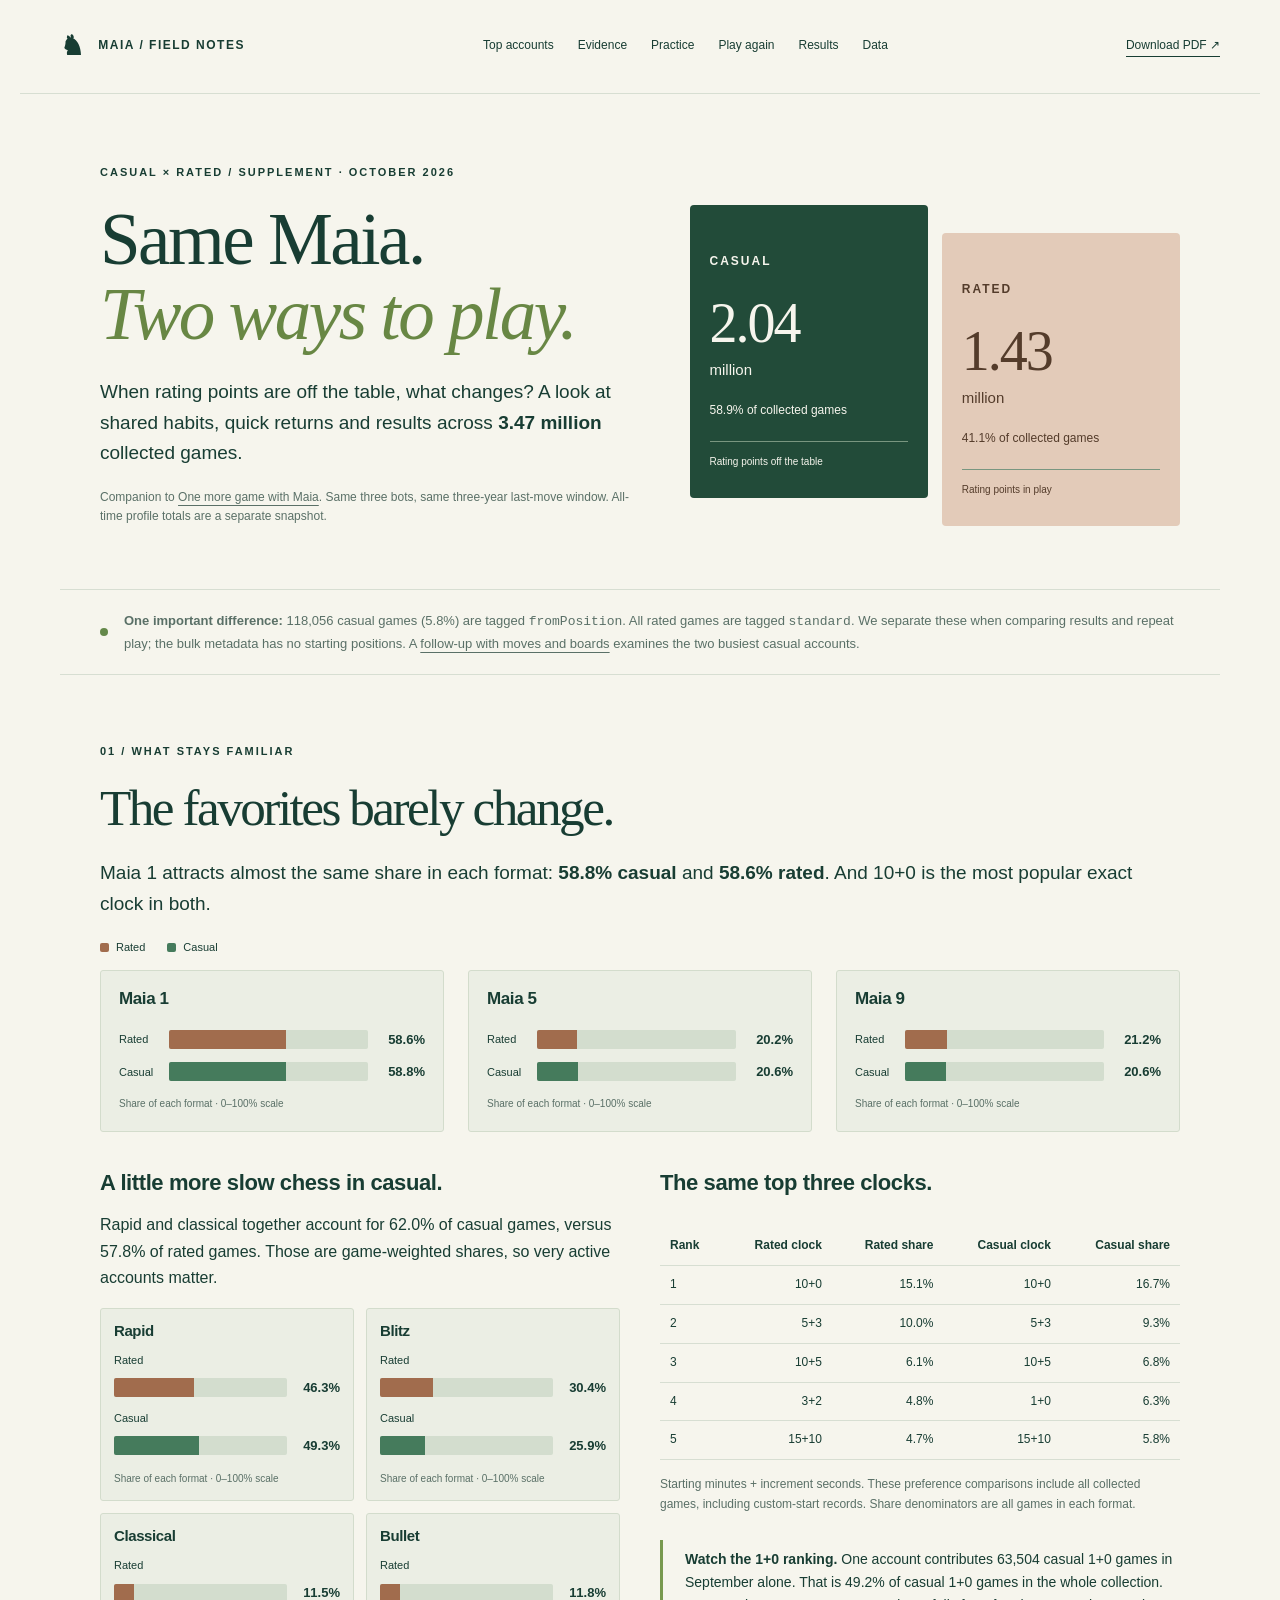
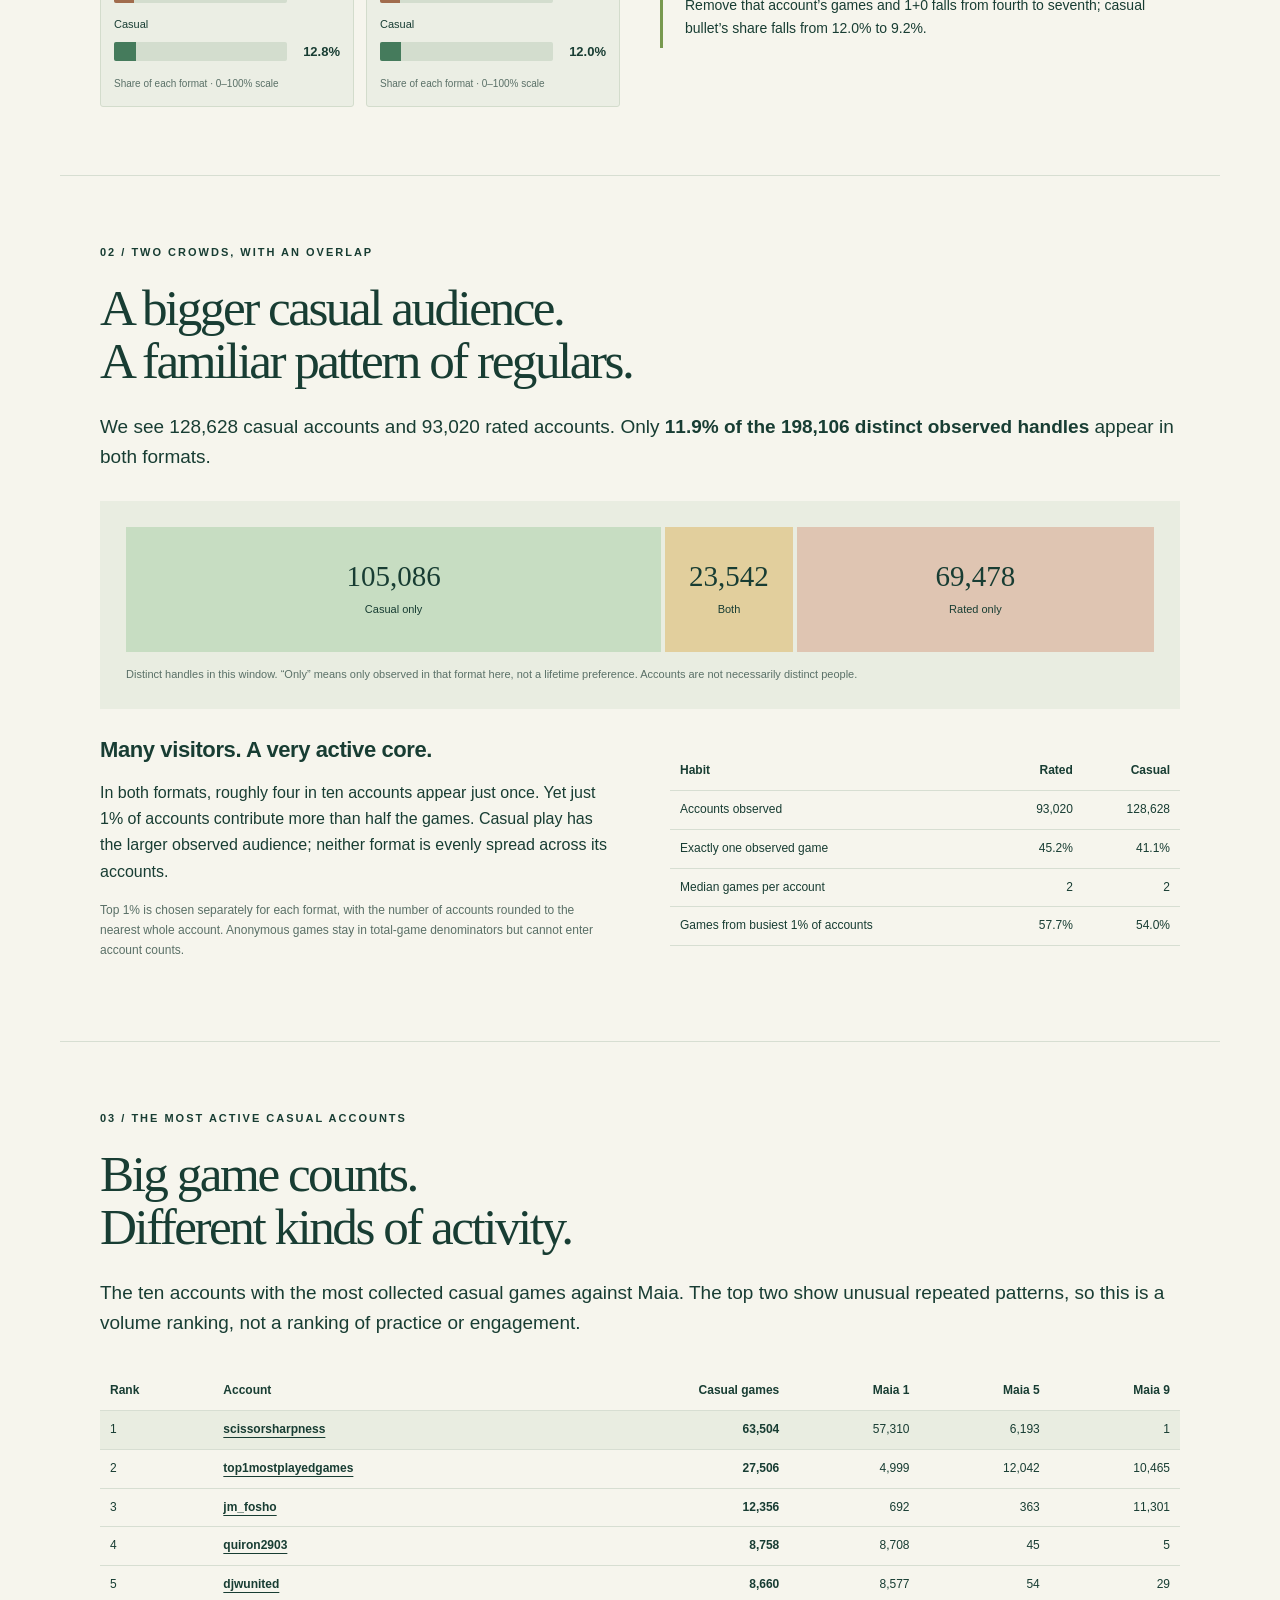
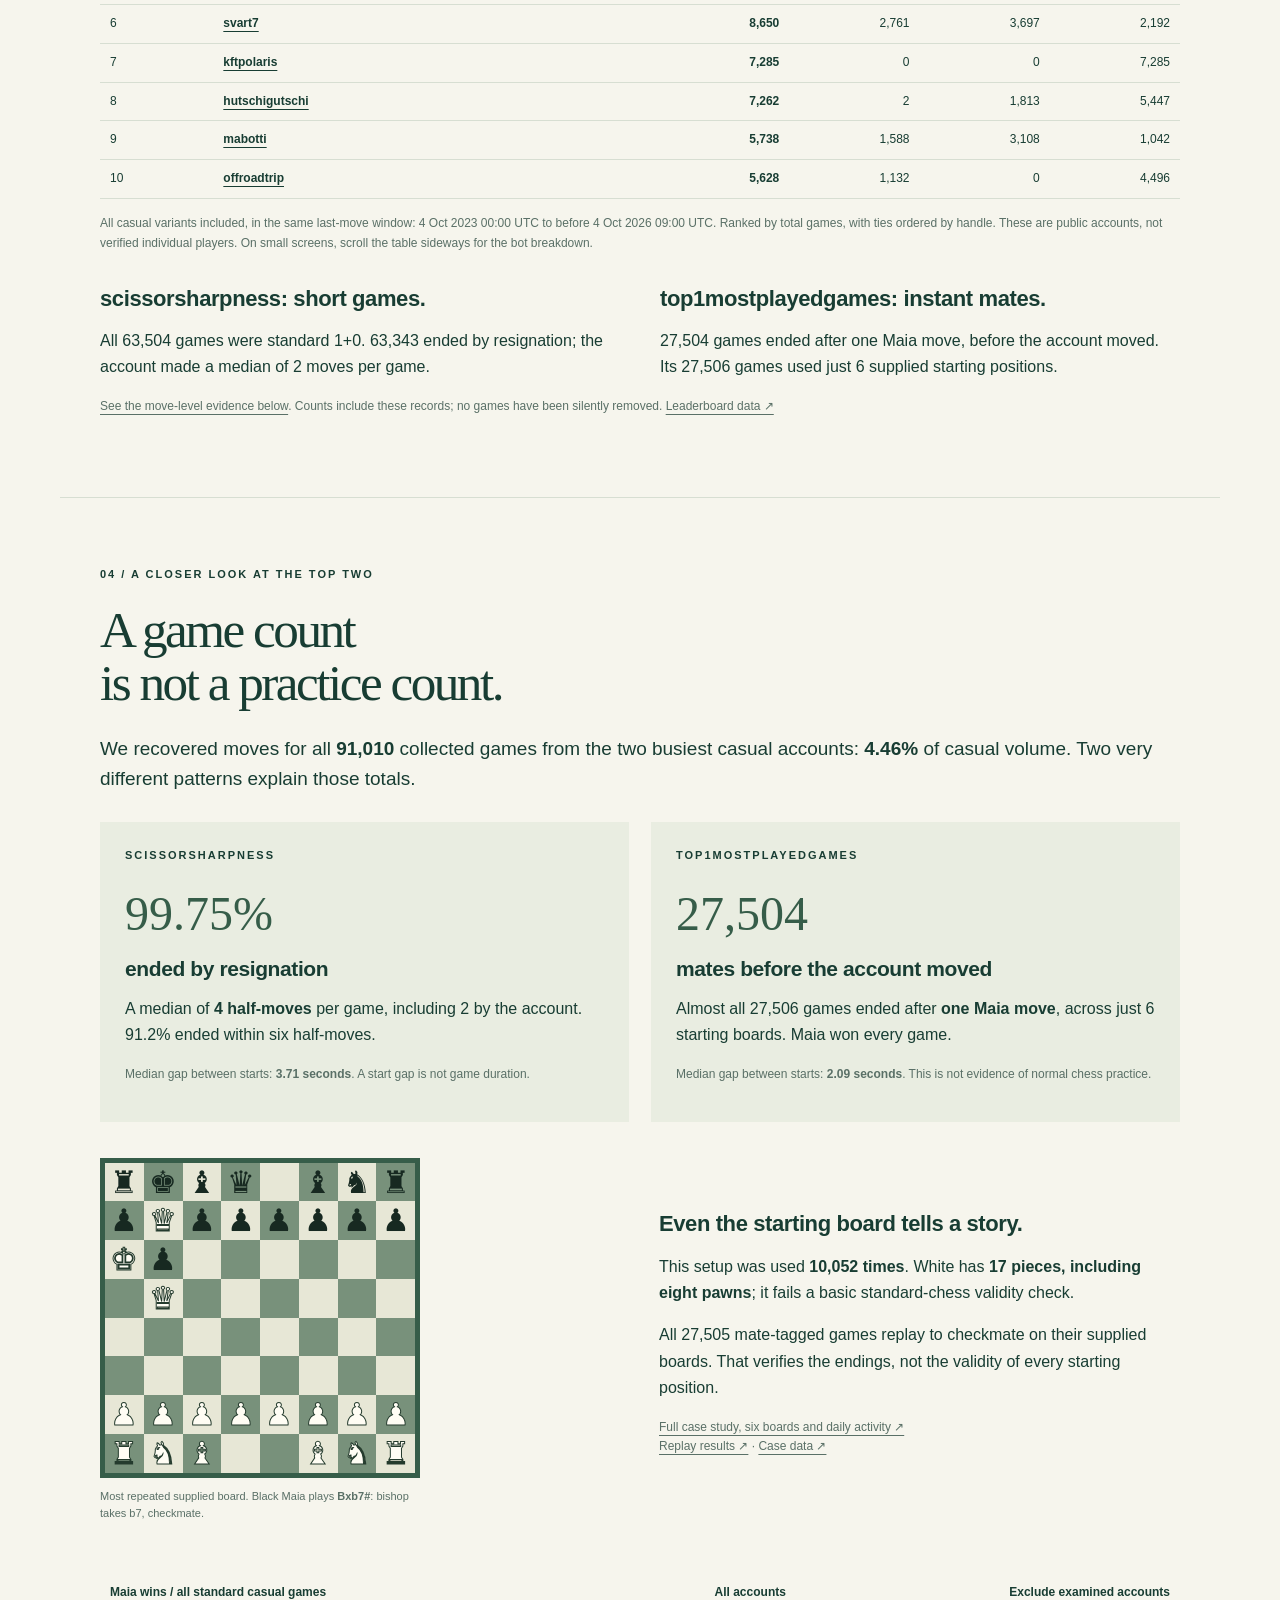
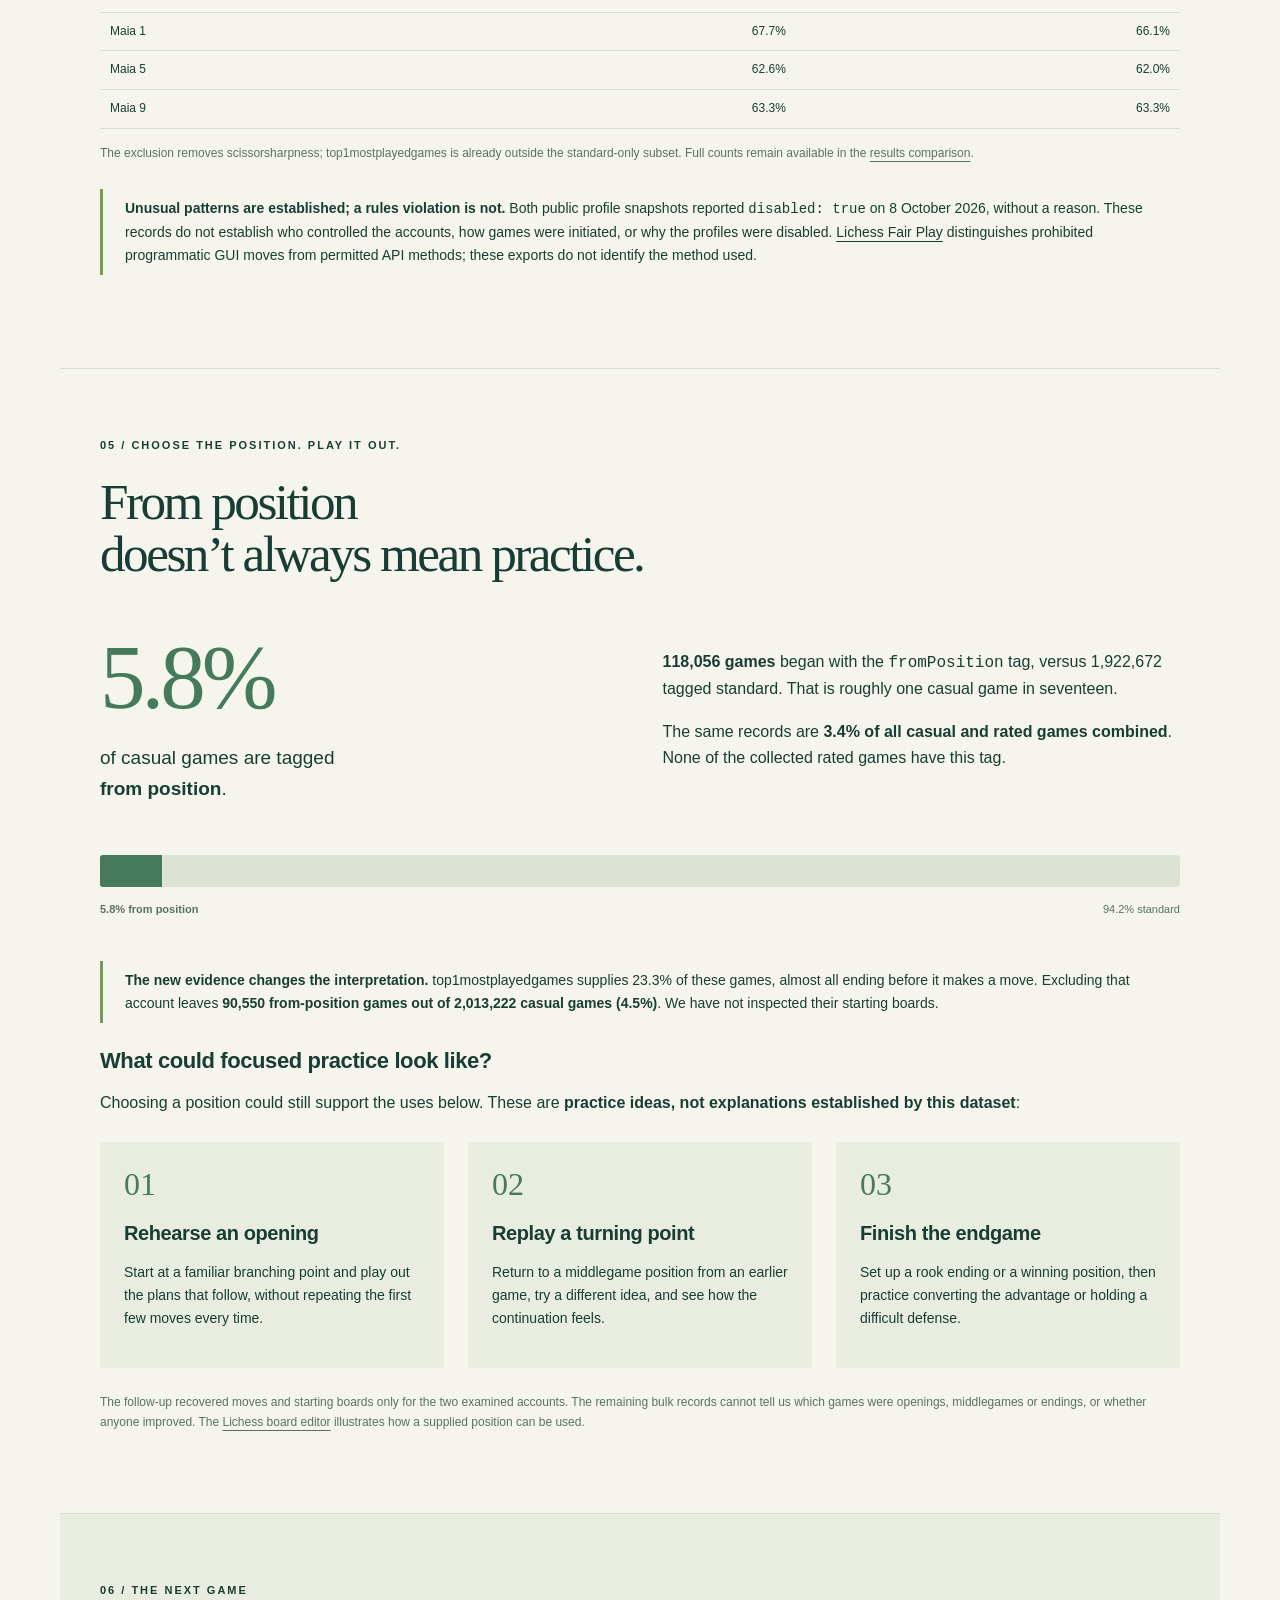
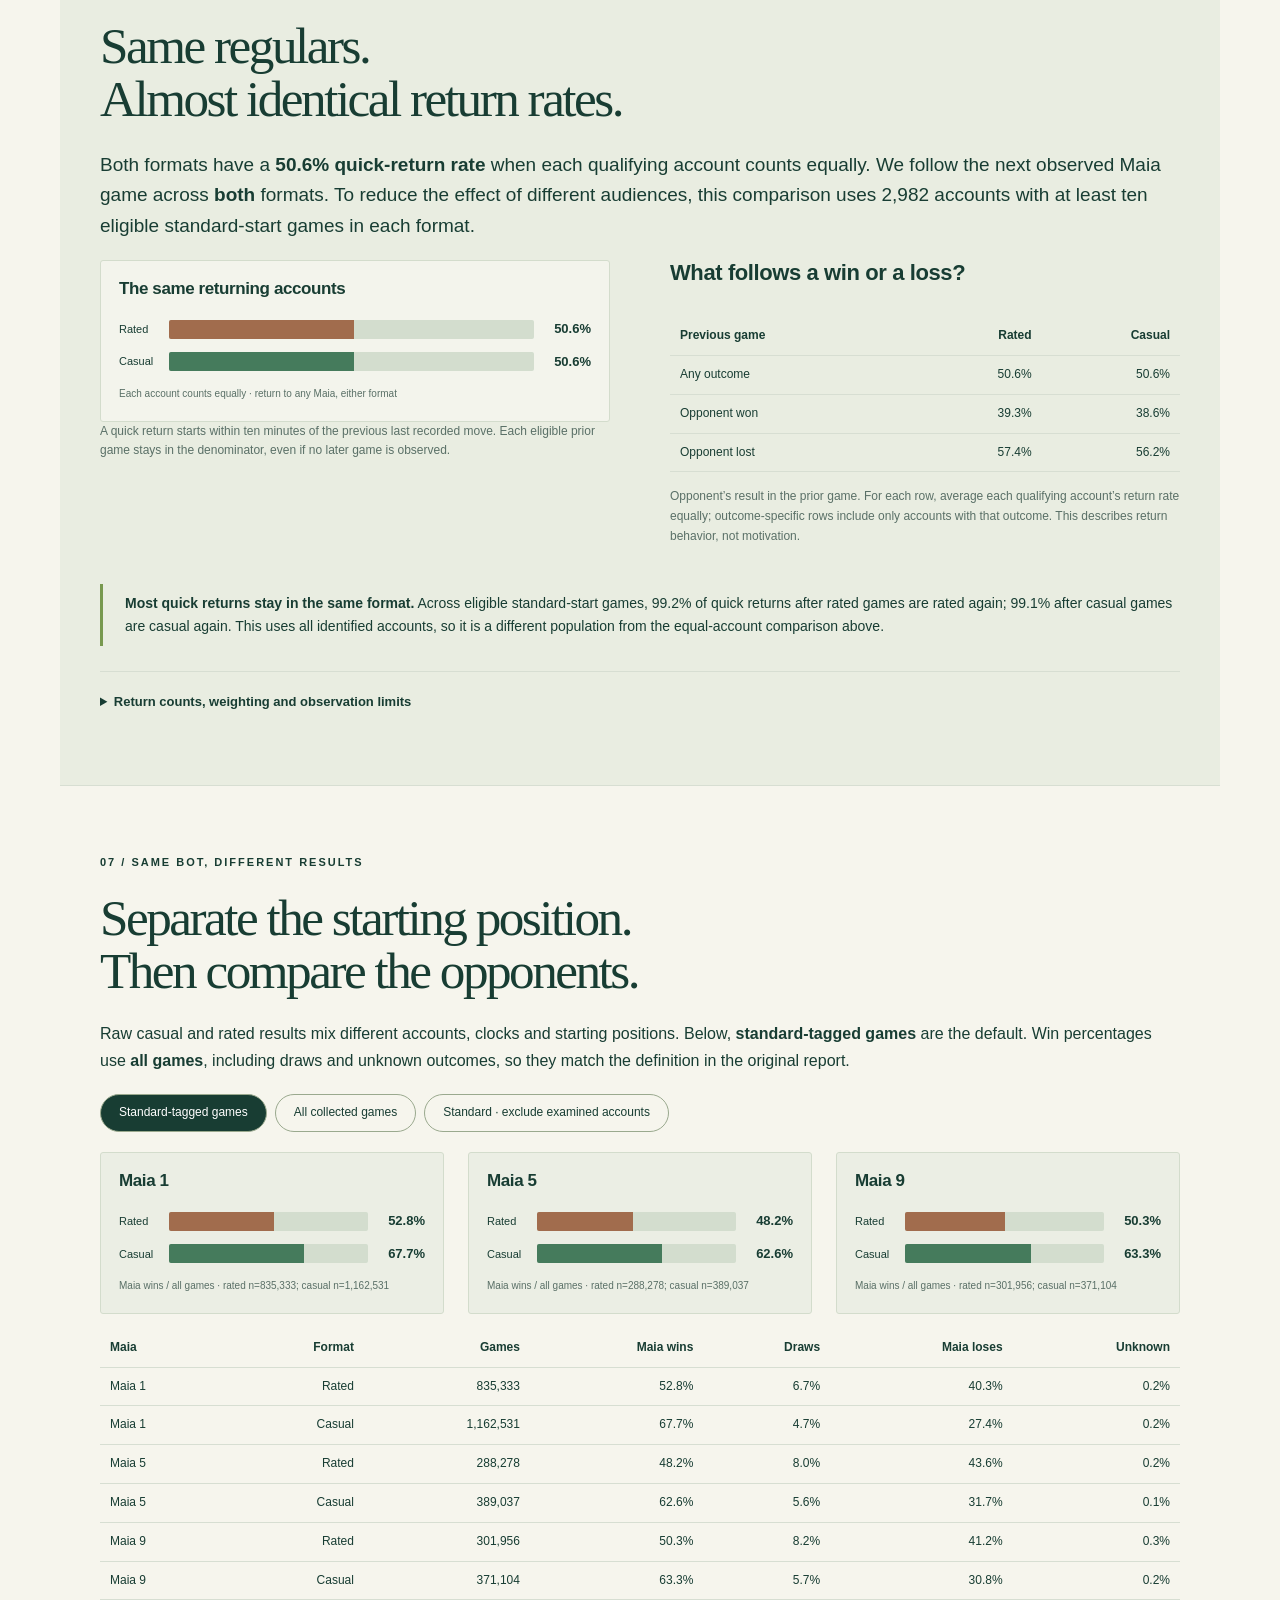
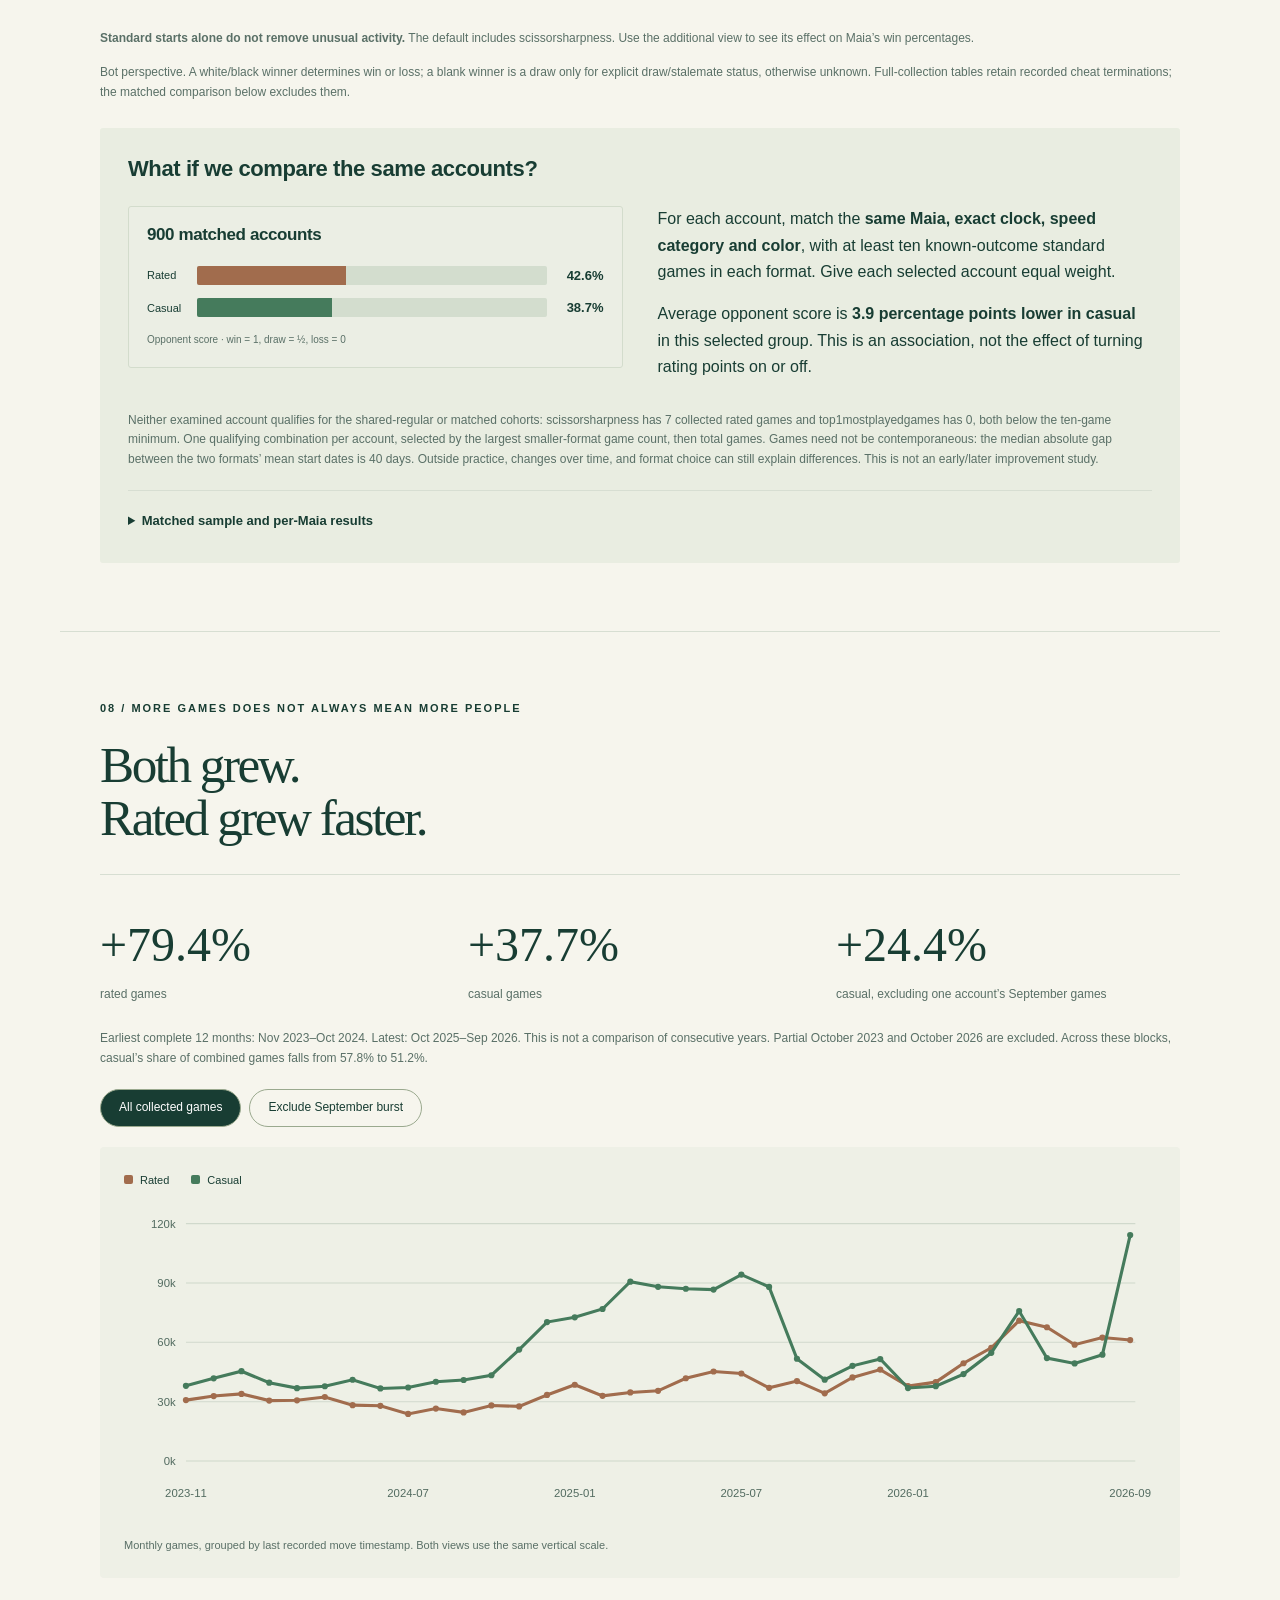
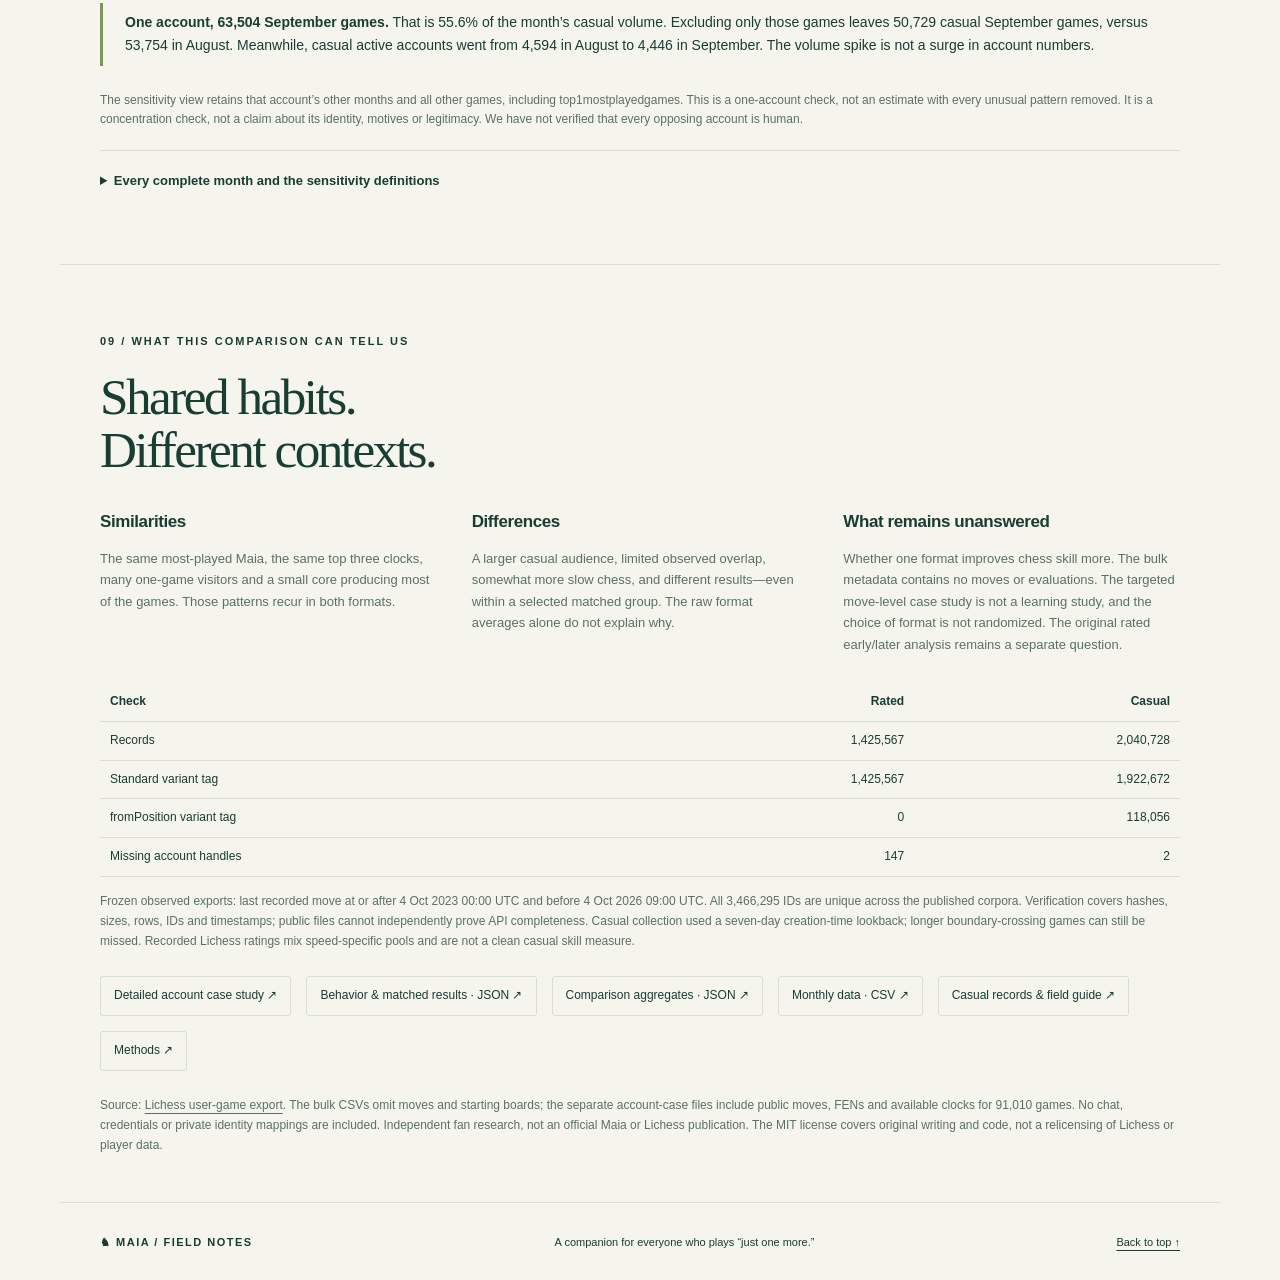
<file: casual-vs-rated.html>
<!doctype html>
<html lang="en"><head><meta charset="utf-8"><meta name="viewport" content="width=device-width,initial-scale=1"><meta name="description" content="How casual and rated Maia play compare: habits, shared accounts, quick returns, matched results and the limits of raw game counts."><title>Same Maia, two ways to play — Casual × rated supplement</title><style>:root{--paper:#f6f5ed;--ink:#183d33;--muted:#5a7067;--green:#b7e281;--gold:#e8b96b;--lavender:#b9aceb;--line:#d7ded2}*{box-sizing:border-box}html{scroll-behavior:smooth;scroll-padding-top:24px}body{margin:0;background:var(--paper);color:var(--ink);font:16px/1.65 -apple-system,BlinkMacSystemFont,"Segoe UI",sans-serif}a{color:inherit;text-underline-offset:4px}a:hover{text-decoration-thickness:2px}button,a,summary{touch-action:manipulation}button:focus-visible,a:focus-visible,summary:focus-visible{outline:3px solid #9c4a16;outline-offset:5px}.skip{position:absolute;left:10px;top:-100px;background:white;padding:10px;z-index:9}.skip:focus{top:10px}.masthead{max-width:1240px;margin:auto;display:flex;align-items:center;justify-content:space-between;padding:24px 40px;border-bottom:1px solid var(--line);font-size:12px}.brand{font-weight:800;letter-spacing:1.5px;text-decoration:none;white-space:nowrap}.brand span{font-size:27px;vertical-align:middle;margin-right:8px}nav{display:flex;gap:24px}nav a{text-decoration:none}.download{border-bottom:1px solid;text-decoration:none}main{max-width:1160px;margin:auto}.hero{display:grid;grid-template-columns:1.12fr 1fr;gap:56px;padding:80px 40px 60px;align-items:center}.eyebrow{font-size:11px;line-height:1.5;letter-spacing:2px;text-transform:uppercase;font-weight:800;margin:0 0 22px}h1,h2,h3,p,figure{margin-top:0}h1,h2{font-family:Georgia,"Times New Roman",serif;font-weight:400;letter-spacing:-2.5px;line-height:1.03}h1{font-size:clamp(60px,6.2vw,85px);margin-bottom:25px}h1 em{color:#688744;font-weight:400}h2{font-size:clamp(38px,4vw,53px);margin-bottom:24px}h3{font-size:22px;line-height:1.2;letter-spacing:-.4px;margin-bottom:16px}.dek,.body-large{font-size:19px;line-height:1.6}.hero-note{font-size:13px;color:var(--muted);margin:26px 0}.button{display:inline-flex;gap:45px;align-items:center;background:var(--ink);color:var(--paper);padding:13px 19px;border-radius:4px;text-decoration:none;font-size:13px}.hero-art{background:var(--ink);padding:34px;border-radius:3px;transform:rotate(2deg);box-shadow:14px 18px 0 #e6e7dc}.board{display:grid;grid-template-columns:repeat(8,1fr);aspect-ratio:1;transform:rotate(-2deg)}.board span{aspect-ratio:1;background:#628167;display:flex;align-items:center;justify-content:center;font-family:Georgia,serif;color:var(--paper);font-size:34px;line-height:1}.board span:nth-child(16n+2),.board span:nth-child(16n+4),.board span:nth-child(16n+6),.board span:nth-child(16n+8),.board span:nth-child(16n+9),.board span:nth-child(16n+11),.board span:nth-child(16n+13),.board span:nth-child(16n+15){background:#2b5445}.art-caption{display:flex;align-items:center;gap:20px;color:var(--paper);padding-top:28px;transform:rotate(-2deg)}.art-caption b{font-family:Georgia,serif;font-size:36px;font-weight:400;letter-spacing:-1px}.art-caption span{font-size:11px;line-height:1.5}.scope-strip{display:flex;gap:16px;align-items:center;padding:20px 40px;border-top:1px solid var(--line);border-bottom:1px solid var(--line);font-size:13px;color:var(--muted)}.scope-strip p{margin:0}.live-dot{width:8px;height:8px;background:#64884a;border-radius:50%;flex-shrink:0}.section{padding:68px 40px;border-bottom:1px solid var(--line)}.intro{display:grid;grid-template-columns:1fr 1.1fr;gap:24px 50px}.intro .bot-grid,.intro details{grid-column:1/-1}.muted,.small,figcaption{color:var(--muted)}.small{font-size:12px;line-height:1.65}.bot-grid{display:grid;grid-template-columns:repeat(3,1fr);gap:18px}.bot-card{padding:24px;border:1px solid var(--line);border-radius:4px;background:#eeefe5}.bot-top{display:flex;justify-content:space-between;align-items:center;margin-bottom:20px}.piece{font-size:36px;line-height:1}.chip{font-size:11px;font-weight:700;border:1px solid #bfcbbc;padding:2px 10px;border-radius:20px}.bot-card strong{font-family:Georgia,serif;font-size:35px;font-weight:400;letter-spacing:-1px}.bot-card p{font-size:12px;margin:6px 0 14px}.mini-track,.track{height:8px;background:#dce3d5;border-radius:2px;overflow:hidden}.mini-track i,.track i{height:100%;display:block}.bot-card .small{margin:15px 0 0}details{margin-top:20px;border-top:1px solid var(--line);padding-top:15px}summary{font-size:13px;font-weight:700;cursor:pointer;padding:4px 0}details>p{margin-top:14px}.two-col{display:grid;grid-template-columns:1fr 1fr;gap:60px;align-items:start}.big-number{font-family:Georgia,serif;font-size:91px;line-height:1.1;letter-spacing:-4px;margin:15px 0}.big-number span{font-size:50px}.dot-grid{display:grid;grid-template-columns:repeat(10,1fr);gap:7px;padding:24px;background:#e9ebdf;border-radius:3px}.dot-grid i{aspect-ratio:1;background:#c9d2c0;border-radius:2px}.dot-grid i.filled{background:#416849}figcaption{font-size:11px;line-height:1.6;margin-top:14px}.key-square{display:inline-block;background:#416849;width:8px;height:8px}.fact-row{display:grid;grid-template-columns:repeat(3,1fr);gap:24px;border-top:1px solid var(--line);padding-top:30px;margin-top:30px}.fact-row b{font-family:Georgia,serif;font-size:34px;display:block;font-weight:400}.fact-row span{font-size:12px;color:var(--muted)}.growth-note{display:flex;gap:25px;align-items:center;max-width:570px;margin-bottom:30px}.growth-note strong{font-size:43px;white-space:nowrap;letter-spacing:-2px}.growth-note p{font-size:14px;margin:0}.chart{background:#eef0e6;padding:24px;margin:0;border-radius:4px}.chart svg{width:100%;height:auto;display:block}.chart text{font:11px -apple-system,BlinkMacSystemFont,sans-serif;fill:#526b60}.legend{display:flex;gap:22px;font-size:11px;margin-bottom:14px;flex-wrap:wrap}.legend span{display:flex;gap:7px;align-items:center}.legend i{width:9px;height:9px;border-radius:2px}.patterns-grid{margin-top:50px}.bar-row{display:grid;grid-template-columns:1fr auto;gap:6px 14px;margin:18px 0;font-size:13px}.bar-row b{font-weight:600}.bar-row small{color:var(--muted);font-size:10px;white-space:nowrap}.bar-row .track{align-self:center}.context-band{margin:40px;background:var(--ink);color:var(--paper);padding:46px;border-radius:4px}.context-band .eyebrow{color:var(--green)}.context-band .big-number{color:var(--green);font-size:72px}.context-band .small{color:#bdcec1}.context-band p{font-size:14px}.context-stat b{font-family:Georgia,serif;font-size:34px;font-weight:400}.context-stat{padding-top:23px}.method-grid{display:grid;grid-template-columns:repeat(3,1fr);gap:35px;margin-top:35px}.method-grid h3{font-size:17px}.method-grid p{font-size:13px;color:var(--muted)}.data-links{display:flex;gap:15px;flex-wrap:wrap;font-size:12px;margin:25px 0}.data-links a{border:1px solid var(--line);padding:9px 13px;border-radius:3px;text-decoration:none}.table-scroll{overflow-x:auto}table{width:100%;border-collapse:collapse;font-size:12px;font-variant-numeric:tabular-nums;margin:15px 0}th,td{text-align:right;padding:9px 10px;border-bottom:1px solid var(--line)}th:first-child,td:first-child{text-align:left}th{font-weight:700;white-space:nowrap}footer{max-width:1160px;margin:0 auto;padding:30px 40px;display:flex;justify-content:space-between;gap:20px;align-items:center;font-size:11px}footer p{margin:0}.learning{background:#e9ede1}.callout{border-left:3px solid #78994f;padding:8px 0 8px 22px;margin:25px 0;font-size:14px}.filter{display:flex;gap:8px;margin:20px 0;flex-wrap:wrap}.filter button{font:inherit;font-size:12px;padding:8px 18px;border:1px solid #9aa98e;background:transparent;border-radius:30px;color:var(--ink);cursor:pointer}.filter button[aria-pressed="true"]{background:var(--ink);color:white}.score-chart{margin:25px 0}.score-row{display:grid;grid-template-columns:100px 1fr 65px;gap:14px;align-items:center;margin:14px 0;font-size:13px}.score-track{height:34px;background:#d4ddca;border-radius:3px;overflow:hidden}.score-track i{height:100%;display:block;background:#718e58}.score-row:last-child .score-track i{background:#244e3d}.score-row strong{text-align:right;font-size:19px}.distribution{display:flex;height:34px;border-radius:3px;overflow:hidden;margin:22px 0 14px}.distribution span{display:flex;align-items:center;justify-content:center;font-size:11px;font-weight:700}.result-grid{display:grid;grid-template-columns:repeat(3,1fr);gap:20px}.result-grid b{font-family:Georgia,serif;font-size:32px;font-weight:400;display:block}.result-grid span{font-size:12px}.outcomes{margin-top:40px;padding-top:30px;border-top:1px solid #cbd5c0}[hidden]{display:none!important}
@media(max-width:760px){.masthead{padding:18px 22px;flex-wrap:wrap;gap:15px}.masthead nav{order:3;width:100%;gap:25px}.brand{font-size:10px}.download{font-size:10px}.hero{grid-template-columns:1fr;padding:42px 24px;gap:35px}h1{font-size:65px}.hero-art{max-width:420px;width:100%;justify-self:center;padding:26px}.hero-note{margin:20px 0}.hero-art .board span{font-size:30px}.art-caption b{font-size:33px}.section{padding:42px 24px}.scope-strip{padding:20px 24px}.intro,.two-col{grid-template-columns:1fr;gap:24px}.bot-grid{gap:10px}.bot-card{padding:15px 10px}.bot-card strong{font-size:26px}.piece{font-size:27px}.bot-top{gap:4px}.chip{padding:2px 5px;font-size:10px}.bot-card p{font-size:10px}.fact-row{gap:14px}.fact-row b{font-size:29px}.fact-row span{font-size:11px}.big-number{font-size:75px}.dot-grid{max-width:400px;margin:auto}figure{margin-left:0;margin-right:0}.chart{padding:12px}.chart svg{min-width:580px}.chart{overflow-x:auto}.growth-note strong{font-size:36px}.context-band{margin:24px;padding:28px}.context-band .big-number{font-size:60px}.method-grid{grid-template-columns:1fr;gap:15px}.method-grid p{font-size:14px}.result-grid{gap:10px}.result-grid b{font-size:27px}.score-row{grid-template-columns:75px 1fr 55px;font-size:12px;gap:8px}footer{padding:25px 24px;flex-wrap:wrap}footer p{order:3;width:100%}}
@media(prefers-reduced-motion:reduce){html{scroll-behavior:auto}}
@media print{@page{size:A4;margin:14mm}*{-webkit-print-color-adjust:exact;print-color-adjust:exact}html{scroll-behavior:auto}body{font-size:10px;line-height:1.5}.masthead,footer,.button,.filter,.skip,details{display:none!important}main{max-width:none}.hero{padding:15px 0 30px;gap:30px;grid-template-columns:1.1fr 1fr}h1{font-size:49px;letter-spacing:-2px}h2{font-size:33px;letter-spacing:-1px}h3{font-size:17px}.hero .dek,.body-large{font-size:13px}.hero-note{font-size:10px}.hero-art{padding:22px;box-shadow:8px 10px 0 #e6e7dc}.board span{font-size:23px}.art-caption{gap:13px;padding-top:18px}.art-caption b{font-size:25px}.art-caption span{font-size:8px}.eyebrow{font-size:8px;margin-bottom:15px}.scope-strip{padding:12px 0;font-size:9px}.section{padding:28px 0;break-before:page;border:0}.intro{break-before:auto;gap:18px;grid-template-columns:1fr 1.1fr}.bot-grid{gap:12px}.bot-card{padding:15px}.bot-card strong{font-size:27px}.bot-card p{font-size:9px}.bot-top{margin-bottom:12px}.piece{font-size:26px}.small{font-size:9px}.learning{background:transparent}.learning .two-col{gap:35px}.score-track{height:26px}.score-row{font-size:11px}.score-row strong{font-size:15px}.big-number{font-size:65px}.community .two-col{gap:40px}.dot-grid{gap:5px;padding:18px;max-width:285px}.fact-row{padding-top:15px;margin-top:15px}.fact-row b{font-size:27px}.fact-row span{font-size:9px}.callout{font-size:10px;margin:15px 0}.result-grid b{font-size:26px}.result-grid span{font-size:10px}.growth-note{margin-bottom:20px}.growth-note strong{font-size:32px}.growth-note p{font-size:11px}.chart{padding:16px}.chart svg{max-height:195px}.legend,figcaption{font-size:9px}.patterns-grid{margin-top:30px;gap:30px}.patterns-grid p{font-size:10px}.bar-row{font-size:10px;margin:10px 0}.bar-row small{font-size:8px}.context-band{break-before:page;margin:0;padding:30px}.context-band .big-number{font-size:55px}.context-band p{font-size:11px}.context-stat b{font-size:26px}.methods{break-before:auto;padding-top:30px}.methods .body-large{font-size:12px}.method-grid{gap:25px;margin-top:25px}.method-grid h3{font-size:13px}.method-grid p{font-size:9px}.data-links{font-size:9px;gap:10px}.data-links a{padding:6px 10px}.outcomes{margin-top:25px;padding-top:20px}.print-note{display:block}figure,.bot-card,.fact-row,.result-grid,.score-chart,.callout{break-inside:avoid}h2,h3{break-after:avoid}}
.rematch{margin-top:42px;padding:28px;background:#e9ede1;border-radius:4px}.rematch h4{margin:10px 0;font-size:13px}.rematch-chart{display:grid;grid-template-columns:repeat(3,1fr);gap:25px}.rematch .score-row{grid-template-columns:1fr 50px;gap:4px 10px;font-size:11px}.rematch .score-row .score-track{grid-column:1;grid-row:2;height:18px}.rematch .score-row strong{grid-column:2;grid-row:2;font-size:14px}.rematch .score-row span{grid-column:1/-1}.rematch p{font-size:14px}.rematch .small{font-size:11px}@media(max-width:760px){.rematch{padding:20px}.rematch-chart{grid-template-columns:1fr;gap:5px}}@media print{.rematch{padding:22px;margin-top:30px}.rematch p{font-size:10px}.rematch .small{font-size:9px}.rematch-chart{gap:20px}.rematch .score-row{font-size:9px}.learning .outcomes{break-before:page;padding-top:25px}.learning{padding-bottom:0}.community{break-before:page}.result-grid{break-inside:avoid}}
@media print{.learning .outcomes{break-before:auto}.learning .body-large{font-size:12px}.learning h2{font-size:31px}.learning p{margin-bottom:10px}.learning .score-chart{margin:15px 0}.learning .score-row{margin:9px 0}.learning .distribution{margin:15px 0 10px;height:25px}.learning .callout{margin:13px 0;font-size:9px}.learning table{font-size:10px;margin:10px 0}.learning th,.learning td{padding:5px 8px}.learning .outcomes{margin-top:18px;padding-top:16px}}
@media print{.learning{padding-top:18px}.learning h2{margin-bottom:16px}.learning h3{font-size:14px;margin-bottom:10px}.learning .eyebrow{margin-bottom:10px}.learning .body-large{font-size:11px}.learning .two-col p{font-size:9px}.learning .score-chart{margin:12px 0}.learning .outcomes{margin-top:13px;padding-top:12px}.learning .callout{margin:9px 0;padding-top:5px;padding-bottom:5px}.learning .result-grid b{font-size:23px}.learning .small{font-size:8.5px}}

.supp-hero{display:grid;grid-template-columns:1.1fr 1fr;gap:50px;padding:70px 40px 50px;align-items:center}.supp-hero h1{font-size:73px}.format-cards{display:grid;grid-template-columns:1fr 1fr;gap:14px}.format-cards article{background:#224b39;color:var(--paper);padding:27px 20px;border-radius:4px;min-height:260px;display:flex;flex-direction:column;justify-content:space-between}.format-cards article:last-child{background:#e3cbb9;color:#543c2b;transform:translateY(28px)}.format-cards strong{font:56px/1 Georgia,serif;letter-spacing:-2px}.format-cards strong small{display:block;font:15px/1.5 -apple-system,BlinkMacSystemFont,sans-serif;letter-spacing:0;margin-top:8px}.format-cards .eyebrow{margin-bottom:25px}.format-cards p{font-size:12px;margin:20px 0}.format-cards span{font-size:10px;border-top:1px solid #799680;padding-top:12px}.three-col,.outcome-cards{display:grid;grid-template-columns:repeat(3,1fr);gap:24px}.pair{padding:18px;background:#ebeee4;border:1px solid #d3dccc;border-radius:3px}.pair h3{font-size:17px;margin-bottom:19px}.pair-row{display:grid;grid-template-columns:42px 1fr 49px;gap:8px;align-items:center;font-size:11px;margin:11px 0}.pair-track{height:19px;background:#d3ddce;border-radius:2px;overflow:hidden}.pair-track i{display:block;height:100%}.pair-row b{text-align:right;font-size:13px}.pair .small{font-size:10px;margin:14px 0 0}.pattern-bottom{margin-top:38px;gap:40px}.speed-grid{display:grid;grid-template-columns:1fr 1fr;gap:12px}.speed-grid .pair{padding:13px}.speed-grid .pair-row{grid-template-columns:1fr 45px}.speed-grid .pair-row span{grid-column:1/-1}.speed-grid .pair-row b{grid-column:2}.speed-grid .pair-row .pair-track{grid-column:1}.speed-grid .pair h3{font-size:15px;margin-bottom:10px}.overlap{padding:26px;background:#e9ede1;margin:28px 0}.overlap>div{display:flex;min-height:125px;gap:4px}.overlap>div>div{display:flex;flex-direction:column;justify-content:center;text-align:center;padding:15px 5px;min-width:100px}.overlap b{font:29px Georgia,serif}.overlap span{font-size:11px;margin-top:7px}.returns-section{background:#e9ede1}.returns-section .pair{background:#f3f4ec}.outcomes-section .small{margin-top:14px}.matched{padding:28px;margin-top:25px;background:#e9ede1;border-radius:3px}.matched>h3{margin-bottom:24px}.matched .two-col{gap:35px}.growth-facts{margin-bottom:25px}.growth-facts b{font-size:48px}.growth-facts span{display:block}.methods{padding-bottom:35px}
@media(max-width:760px){.supp-hero{grid-template-columns:1fr;gap:25px;padding:42px 24px 56px}.supp-hero h1{font-size:58px}.format-cards{gap:12px}.format-cards article{min-height:230px;padding:24px 17px}.format-cards strong{font-size:49px}.three-col,.outcome-cards{grid-template-columns:1fr;gap:12px}.pair-row{grid-template-columns:50px 1fr 50px}.pattern-bottom{gap:28px}.speed-grid .pair-row{grid-template-columns:1fr 45px}.overlap{padding:18px}.overlap>div{min-height:110px;gap:3px}.overlap>div>div{min-width:70px;padding:10px 4px}.overlap b{font-size:20px}.overlap span{font-size:9px}.matched{padding:20px}.growth-facts{gap:12px}.growth-facts b{font-size:31px}.growth-facts span{font-size:10px}.matched .two-col{gap:22px}table{min-width:340px}.outcomes-section table{min-width:620px}}
@media print{@page{size:A4;margin:14mm}.supp-hero{padding:8px 0 26px;gap:25px;grid-template-columns:1.1fr 1fr}.supp-hero h1{font-size:46px}.supp-hero .dek{font-size:12px}.format-cards{gap:10px}.format-cards article{padding:18px 14px;min-height:190px}.format-cards article:last-child{transform:translateY(15px)}.format-cards strong{font-size:41px}.format-cards strong small{font-size:11px}.format-cards p{font-size:9px;margin:15px 0}.format-cards span{font-size:8px}.format-cards .eyebrow{font-size:8px;margin-bottom:20px}.section{padding:28px 0}#habits{break-before:auto;padding-top:22px}#habits h2{font-size:27px}#habits .body-large{font-size:11px}.three-col{gap:12px}.pair{padding:11px}.pair h3{font-size:13px;margin-bottom:10px}.pair-row{font-size:9px;grid-template-columns:34px 1fr 39px;gap:6px;margin:8px 0}.pair-row b{font-size:10px}.pair-track{height:13px}.pair .small{font-size:8px;margin-top:10px}.pattern-bottom{gap:28px;margin-top:24px}.pattern-bottom h3{font-size:14px}.pattern-bottom p{font-size:9px}.speed-grid{gap:8px}.speed-grid .pair{padding:9px}.speed-grid .pair h3{font-size:11px}.speed-grid .pair-row{margin:5px 0}.speed-grid .small{display:none}#habits table{font-size:9px}#habits th,#habits td{padding:5px}.overlap{padding:23px;margin:25px 0}.overlap>div{min-height:110px}.overlap b{font-size:30px}.overlap span{font-size:10px}#accounts{padding-top:30px}#accounts .two-col{gap:35px}#accounts h2,#returns h2,#growth h2{font-size:40px}#accounts .body-large,#returns .body-large{font-size:14px}#accounts p,#returns p{font-size:12px}#accounts .small,#returns .small{font-size:10px}#accounts table,#returns table{font-size:11px}#accounts .two-col{margin-top:35px}.returns-section{background:transparent}#returns .two-col{margin:35px 0;gap:40px}#returns .pair{padding:22px}#returns .pair-row{font-size:11px;grid-template-columns:40px 1fr 48px}#returns .pair-row b{font-size:15px}#returns .pair-track{height:26px}#returns .pair h3{font-size:17px}#returns .pair .small{font-size:9px}#returns .callout{margin-top:30px;font-size:12px}#outcomes h2{font-size:31px}#outcomes p{font-size:10px}#outcomes .small{font-size:8.5px}#outcomes .outcome-cards{gap:12px}#outcomes table{font-size:9px}#outcomes th,#outcomes td{padding:5px}#outcomes .pair h3{font-size:13px}.matched{padding:20px;margin-top:18px}.matched>h3{font-size:17px;margin-bottom:15px}.matched .two-col{gap:22px}.matched .pair{padding:14px}.matched .pair-row{grid-template-columns:36px 1fr 42px}#growth .growth-facts{margin-top:25px}.growth-facts b{font-size:39px}.growth-facts span{font-size:10px}#growth .chart{margin-top:25px}#growth .chart svg{max-height:245px}#growth .callout{font-size:12px;margin:25px 0}#growth .small{font-size:10px}#methods{break-before:page;padding-top:30px}#methods h2{font-size:44px}#methods .method-grid{gap:30px;margin:35px 0}#methods .method-grid p{font-size:11px}#methods .method-grid h3{font-size:15px}#methods table{font-size:11px}#methods .small{font-size:10px}#methods .data-links{font-size:10px}.pair,.overlap,.matched,.format-cards,.three-col{break-inside:avoid}}

.two-col>*{min-width:0}.pattern-bottom>.table-scroll{min-width:0}
@media print{.supp-hero{padding-bottom:18px}.scope-strip{padding-top:8px;padding-bottom:8px}#habits{padding-bottom:0;margin-bottom:0;border:0}#habits .pattern-bottom{margin-top:18px}}

.leaderboard-section table{min-width:650px;font-variant-numeric:tabular-nums}.leaderboard-section tbody th{text-transform:none;letter-spacing:0;font-size:inherit;white-space:nowrap}.leaderboard-section td:not(:first-child){text-align:right}.leaderboard-section thead th:nth-child(n+3){text-align:right}.leader-notes{margin-top:32px;gap:40px}.leaderboard-section tbody tr:first-child{background:#e9ede1}
@media print{#regulars{padding-top:30px}#regulars h2{font-size:40px}#regulars table{min-width:0;font-size:11px;margin:25px 0}#regulars th,#regulars td{padding:10px 7px}#regulars .body-large{font-size:14px}#regulars .leader-notes{margin-top:25px;gap:30px}#regulars .leader-notes p{font-size:11px}#regulars .small{font-size:9px}#regulars .table-scroll{overflow:visible}}

.position-facts{align-items:center;margin:32px 0;gap:45px}.position-facts .big-number{color:#457b5c}.position-share{margin:30px 0 42px}.position-track{height:32px;background:#dce3d4;border-radius:3px;overflow:hidden}.position-track i{display:block;height:100%;background:#457b5c}.position-share figcaption{display:flex;justify-content:space-between;gap:15px}.practice-cards{margin:25px 0}.practice-cards article{padding:24px;background:#e9ede1}.practice-cards article>span{font:32px Georgia,serif;color:#457b5c}.practice-cards h3{margin-top:18px;font-size:20px}.practice-cards p{font-size:14px}
@media print{#positions{padding-top:30px}#positions h2{font-size:40px}.position-facts{margin:25px 0;gap:30px}.position-facts p{font-size:12px}.position-facts .big-number{font-size:72px}.position-share{margin:25px 0 30px}.position-track{height:24px}.practice-cards{gap:14px;margin:22px 0}.practice-cards article{padding:18px 14px}.practice-cards h3{font-size:15px}.practice-cards p{font-size:10px}#positions .callout{font-size:11px}#positions .small{font-size:9px}}

.leaderboard-section th:nth-child(2){text-align:left}

.case-cards{gap:22px;margin:28px 0}.case-cards article{background:#e9ede1;padding:25px}.case-cards strong{font:48px Georgia,serif;color:#365d49}.case-cards h3{font-size:21px;margin:15px 0}.case-cards .eyebrow{font-size:11px;overflow-wrap:anywhere}.board-story{margin:36px 0;gap:38px;align-items:center}.board-story figure{margin:0}.case-board{display:grid;grid-template-columns:repeat(8,1fr);aspect-ratio:1;max-width:320px;border:5px solid #365d49}.case-board span{display:flex;align-items:center;justify-content:center;aspect-ratio:1;font:31px/1 'Arial Unicode MS','Apple Symbols',serif}.case-board .light{background:#e7e7d6}.case-board .dark{background:#78917b}.case-board .black-piece{color:#172921}.case-board .white-piece{color:#fffdf4;-webkit-text-stroke:1px #243b2d}.board-story figcaption{max-width:320px;margin-top:10px}.case-section .callout{font-size:14px}
@media(max-width:760px){.case-cards,.board-story{grid-template-columns:1fr}.case-board{width:100%;max-width:300px}.case-cards strong{font-size:42px}}
@media print{#case-evidence{padding-top:20px}#case-evidence h2{font-size:35px}#case-evidence .body-large{font-size:12px}.case-cards{margin:20px 0;gap:16px}.case-cards article{padding:16px}.case-cards strong{font-size:36px}.case-cards h3{font-size:16px;margin:12px 0}.case-cards p{font-size:10px;margin-bottom:9px}.case-cards .eyebrow{font-size:8px}.case-cards .small{font-size:9px}.board-story{margin:23px 0;gap:28px;grid-template-columns:210px 1fr}.case-board{width:210px;border-width:3px}.case-board span{font-size:23px}.board-story p{font-size:10px}.board-story h3{font-size:17px}.board-story figcaption{font-size:8px}#case-evidence .callout{font-size:10px;margin-top:18px}#positions h2{font-size:37px}#positions .position-facts{margin:18px 0}#positions .position-share{margin:20px 0}#positions .practice-cards{margin:16px 0}#positions .practice-cards article{padding:13px}#positions .practice-cards h3{margin-top:10px}#positions .callout{font-size:10px;margin:15px 0}}
@media(max-width:760px){.masthead nav{flex-wrap:wrap;gap:12px 20px}}

@media print{.supp-hero{padding-bottom:18px}#habits{padding-bottom:10px}.scope-strip{padding:9px 0}.case-sensitivity table{font-size:9px;margin:12px 0 8px}.case-sensitivity th,.case-sensitivity td{padding:5px}.case-sensitivity .small{font-size:8px}.board-story{margin:18px 0}.case-section .case-cards{margin:18px 0}}
@media print{#habits{padding-bottom:0}#habits .pattern-bottom{margin-top:12px}#habits .callout{margin-bottom:0}.supp-hero{padding-bottom:12px}}
</style></head><body><a class="skip" href="#report">Skip to supplement</a><header class="masthead"><a class="brand" href="index.html"><span aria-hidden="true">♞</span> MAIA / FIELD NOTES</a><nav aria-label="Supplement sections"><a href="#regulars">Top accounts</a><a href="#case-evidence">Evidence</a><a href="#positions">Practice</a><a href="#returns">Play again</a><a href="#outcomes">Results</a><a href="#methods">Data</a></nav><a class="download" href="20261008_v0_maia_casual_comparison.pdf">Download PDF ↗</a></header><main id="report">
<section class="supp-hero"><div><p class="eyebrow">Casual × rated / Supplement · October 2026</p><h1>Same Maia.<br><em>Two ways to play.</em></h1><p class="dek">When rating points are off the table, what changes? A look at shared habits, quick returns and results across <b>3.47 million</b> collected games.</p><p class="small">Companion to <a href="index.html">One more game with Maia</a>. Same three bots, same three-year last-move window. All-time profile totals are a separate snapshot.</p></div><div class="format-cards"><article><p class="eyebrow">Casual</p><strong>2.04<small>million</small></strong><p>58.9% of collected games</p><span>Rating points off the table</span></article><article><p class="eyebrow">Rated</p><strong>1.43<small>million</small></strong><p>41.1% of collected games</p><span>Rating points in play</span></article></div></section>
<div class="scope-strip"><span class="live-dot"></span><p><b>One important difference:</b> 118,056 casual games (5.8%) are tagged <code>fromPosition</code>. All rated games are tagged <code>standard</code>. We separate these when comparing results and repeat play; the bulk metadata has no starting positions. A <a href="#case-evidence">follow-up with moves and boards</a> examines the two busiest casual accounts.</p></div>
<section class="section" id="habits"><p class="eyebrow">01 / What stays familiar</p><h2>The favorites barely change.</h2><p class="body-large">Maia 1 attracts almost the same share in each format: <b>58.8% casual</b> and <b>58.6% rated</b>. And 10+0 is the most popular exact clock in both.</p><div class="legend"><span><i style="background:#a16c4d"></i>Rated</span><span><i style="background:#457b5c"></i>Casual</span></div><div class="three-col"><div class="pair"><h3>Maia 1</h3><div class="pair-row"><span>Rated</span><div class="pair-track"><i style="width:58.5965%;background:#a16c4d"></i></div><b>58.6%</b></div><div class="pair-row"><span>Casual</span><div class="pair-track"><i style="width:58.7736%;background:#457b5c"></i></div><b>58.8%</b></div><p class="small">Share of each format · 0–100% scale</p></div><div class="pair"><h3>Maia 5</h3><div class="pair-row"><span>Rated</span><div class="pair-track"><i style="width:20.2220%;background:#a16c4d"></i></div><b>20.2%</b></div><div class="pair-row"><span>Casual</span><div class="pair-track"><i style="width:20.6048%;background:#457b5c"></i></div><b>20.6%</b></div><p class="small">Share of each format · 0–100% scale</p></div><div class="pair"><h3>Maia 9</h3><div class="pair-row"><span>Rated</span><div class="pair-track"><i style="width:21.1815%;background:#a16c4d"></i></div><b>21.2%</b></div><div class="pair-row"><span>Casual</span><div class="pair-track"><i style="width:20.6217%;background:#457b5c"></i></div><b>20.6%</b></div><p class="small">Share of each format · 0–100% scale</p></div></div><div class="two-col pattern-bottom"><div><h3>A little more slow chess in casual.</h3><p>Rapid and classical together account for 62.0% of casual games, versus 57.8% of rated games. Those are game-weighted shares, so very active accounts matter.</p><div class="speed-grid"><div class="pair"><h3>Rapid</h3><div class="pair-row"><span>Rated</span><div class="pair-track"><i style="width:46.2766%;background:#a16c4d"></i></div><b>46.3%</b></div><div class="pair-row"><span>Casual</span><div class="pair-track"><i style="width:49.2535%;background:#457b5c"></i></div><b>49.3%</b></div><p class="small">Share of each format · 0–100% scale</p></div><div class="pair"><h3>Blitz</h3><div class="pair-row"><span>Rated</span><div class="pair-track"><i style="width:30.4194%;background:#a16c4d"></i></div><b>30.4%</b></div><div class="pair-row"><span>Casual</span><div class="pair-track"><i style="width:25.9276%;background:#457b5c"></i></div><b>25.9%</b></div><p class="small">Share of each format · 0–100% scale</p></div><div class="pair"><h3>Classical</h3><div class="pair-row"><span>Rated</span><div class="pair-track"><i style="width:11.5245%;background:#a16c4d"></i></div><b>11.5%</b></div><div class="pair-row"><span>Casual</span><div class="pair-track"><i style="width:12.7743%;background:#457b5c"></i></div><b>12.8%</b></div><p class="small">Share of each format · 0–100% scale</p></div><div class="pair"><h3>Bullet</h3><div class="pair-row"><span>Rated</span><div class="pair-track"><i style="width:11.7795%;background:#a16c4d"></i></div><b>11.8%</b></div><div class="pair-row"><span>Casual</span><div class="pair-track"><i style="width:12.0447%;background:#457b5c"></i></div><b>12.0%</b></div><p class="small">Share of each format · 0–100% scale</p></div></div></div><div><h3>The same top three clocks.</h3><div class="table-scroll"><table><thead><tr><th scope="col">Rank</th><th scope="col">Rated clock</th><th scope="col">Rated share</th><th scope="col">Casual clock</th><th scope="col">Casual share</th></tr></thead><tbody><tr><td>1</td><td>10+0</td><td>15.1%</td><td>10+0</td><td>16.7%</td></tr><tr><td>2</td><td>5+3</td><td>10.0%</td><td>5+3</td><td>9.3%</td></tr><tr><td>3</td><td>10+5</td><td>6.1%</td><td>10+5</td><td>6.8%</td></tr><tr><td>4</td><td>3+2</td><td>4.8%</td><td>1+0</td><td>6.3%</td></tr><tr><td>5</td><td>15+10</td><td>4.7%</td><td>15+10</td><td>5.8%</td></tr></tbody></table></div><p class="small">Starting minutes + increment seconds. These preference comparisons include all collected games, including custom-start records. Share denominators are all games in each format.</p><div class="callout"><b>Watch the 1+0 ranking.</b> One account contributes 63,504 casual 1+0 games in September alone. That is 49.2% of casual 1+0 games in the whole collection. Remove that account’s games and 1+0 falls from fourth to seventh; casual bullet’s share falls from 12.0% to 9.2%.</div></div></div></section>
<section class="section" id="accounts"><p class="eyebrow">02 / Two crowds, with an overlap</p><h2>A bigger casual audience.<br>A familiar pattern of regulars.</h2><p class="body-large">We see 128,628 casual accounts and 93,020 rated accounts. Only <b>11.9% of the 198,106 distinct observed handles</b> appear in both formats.</p><figure class="overlap"><div><div style="flex:105086;background:#c7ddc2"><b>105,086</b><span>Casual only</span></div><div style="flex:23542;background:#e2cf9d"><b>23,542</b><span>Both</span></div><div style="flex:69478;background:#dfc5b2"><b>69,478</b><span>Rated only</span></div></div><figcaption>Distinct handles in this window. “Only” means only observed in that format here, not a lifetime preference. Accounts are not necessarily distinct people.</figcaption></figure><div class="two-col"><div><h3>Many visitors. A very active core.</h3><p>In both formats, roughly four in ten accounts appear just once. Yet just 1% of accounts contribute more than half the games. Casual play has the larger observed audience; neither format is evenly spread across its accounts.</p><p class="small">Top 1% is chosen separately for each format, with the number of accounts rounded to the nearest whole account. Anonymous games stay in total-game denominators but cannot enter account counts.</p></div><div><div class="table-scroll"><table><thead><tr><th scope="col">Habit</th><th scope="col">Rated</th><th scope="col">Casual</th></tr></thead><tbody><tr><td>Accounts observed</td><td>93,020</td><td>128,628</td></tr><tr><td>Exactly one observed game</td><td>45.2%</td><td>41.1%</td></tr><tr><td>Median games per account</td><td>2</td><td>2</td></tr><tr><td>Games from busiest 1% of accounts</td><td>57.7%</td><td>54.0%</td></tr></tbody></table></div></div></div></section>
<section class="section leaderboard-section" id="regulars"><p class="eyebrow">03 / The most active casual accounts</p><h2>Big game counts.<br>Different kinds of activity.</h2><p class="body-large">The ten accounts with the most collected casual games against Maia. The top two show unusual repeated patterns, so this is a volume ranking, not a ranking of practice or engagement.</p><div class="table-scroll" role="region" aria-label="Casual account leaderboard" tabindex="0"><table><thead><tr><th scope="col">Rank</th><th scope="col">Account</th><th scope="col">Casual games</th><th scope="col">Maia 1</th><th scope="col">Maia 5</th><th scope="col">Maia 9</th></tr></thead><tbody><tr><td>1</td><th scope="row"><a href="https://lichess.org/@/scissorsharpness">scissorsharpness</a></th><td><b>63,504</b></td><td>57,310</td><td>6,193</td><td>1</td></tr><tr><td>2</td><th scope="row"><a href="https://lichess.org/@/top1mostplayedgames">top1mostplayedgames</a></th><td><b>27,506</b></td><td>4,999</td><td>12,042</td><td>10,465</td></tr><tr><td>3</td><th scope="row"><a href="https://lichess.org/@/jm_fosho">jm_fosho</a></th><td><b>12,356</b></td><td>692</td><td>363</td><td>11,301</td></tr><tr><td>4</td><th scope="row"><a href="https://lichess.org/@/quiron2903">quiron2903</a></th><td><b>8,758</b></td><td>8,708</td><td>45</td><td>5</td></tr><tr><td>5</td><th scope="row"><a href="https://lichess.org/@/djwunited">djwunited</a></th><td><b>8,660</b></td><td>8,577</td><td>54</td><td>29</td></tr><tr><td>6</td><th scope="row"><a href="https://lichess.org/@/svart7">svart7</a></th><td><b>8,650</b></td><td>2,761</td><td>3,697</td><td>2,192</td></tr><tr><td>7</td><th scope="row"><a href="https://lichess.org/@/kftpolaris">kftpolaris</a></th><td><b>7,285</b></td><td>0</td><td>0</td><td>7,285</td></tr><tr><td>8</td><th scope="row"><a href="https://lichess.org/@/hutschigutschi">hutschigutschi</a></th><td><b>7,262</b></td><td>2</td><td>1,813</td><td>5,447</td></tr><tr><td>9</td><th scope="row"><a href="https://lichess.org/@/mabotti">mabotti</a></th><td><b>5,738</b></td><td>1,588</td><td>3,108</td><td>1,042</td></tr><tr><td>10</td><th scope="row"><a href="https://lichess.org/@/offroadtrip">offroadtrip</a></th><td><b>5,628</b></td><td>1,132</td><td>0</td><td>4,496</td></tr></tbody></table></div><p class="small">All casual variants included, in the same last-move window: 4 Oct 2023 00:00 UTC to before 4 Oct 2026 09:00 UTC. Ranked by total games, with ties ordered by handle. These are public accounts, not verified individual players. On small screens, scroll the table sideways for the bot breakdown.</p><div class="two-col leader-notes"><div><h3>scissorsharpness: short games.</h3><p>All 63,504 games were standard 1+0. 63,343 ended by resignation; the account made a median of 2 moves per game.</p></div><div><h3>top1mostplayedgames: instant mates.</h3><p>27,504 games ended after one Maia move, before the account moved. Its 27,506 games used just 6 supplied starting positions.</p></div></div><p class="small"><a href="#case-evidence">See the move-level evidence below</a>. Counts include these records; no games have been silently removed. <a href="data/comparison_behaviour.json">Leaderboard data ↗</a></p></section>
<section class="section case-section" id="case-evidence"><p class="eyebrow">04 / A closer look at the top two</p><h2>A game count<br>is not a practice count.</h2><p class="body-large">We recovered moves for all <b>91,010</b> collected games from the two busiest casual accounts: <b>4.46%</b> of casual volume. Two very different patterns explain those totals.</p><div class="two-col case-cards"><article><p class="eyebrow">scissorsharpness</p><strong>99.75%</strong><h3>ended by resignation</h3><p>A median of <b>4 half-moves</b> per game, including 2 by the account. 91.2% ended within six half-moves.</p><p class="small">Median gap between starts: <b>3.71 seconds</b>. A start gap is not game duration.</p></article><article><p class="eyebrow">top1mostplayedgames</p><strong>27,504</strong><h3>mates before the account moved</h3><p>Almost all 27,506 games ended after <b>one Maia move</b>, across just 6 starting boards. Maia won every game.</p><p class="small">Median gap between starts: <b>2.09 seconds</b>. This is not evidence of normal chess practice.</p></article></div><div class="two-col board-story"><figure><div class="case-board" role="img" aria-label="Supplied starting board: seventeen white pieces including eight pawns. Black Maia can play bishop takes b7 checkmate."><span class="light black-piece">♜</span><span class="dark black-piece">♚</span><span class="light black-piece">♝</span><span class="dark black-piece">♛</span><span class="light black-piece"></span><span class="dark black-piece">♝</span><span class="light black-piece">♞</span><span class="dark black-piece">♜</span><span class="dark black-piece">♟</span><span class="light white-piece">♛</span><span class="dark black-piece">♟</span><span class="light black-piece">♟</span><span class="dark black-piece">♟</span><span class="light black-piece">♟</span><span class="dark black-piece">♟</span><span class="light black-piece">♟</span><span class="light white-piece">♚</span><span class="dark black-piece">♟</span><span class="light black-piece"></span><span class="dark black-piece"></span><span class="light black-piece"></span><span class="dark black-piece"></span><span class="light black-piece"></span><span class="dark black-piece"></span><span class="dark black-piece"></span><span class="light white-piece">♛</span><span class="dark black-piece"></span><span class="light black-piece"></span><span class="dark black-piece"></span><span class="light black-piece"></span><span class="dark black-piece"></span><span class="light black-piece"></span><span class="light black-piece"></span><span class="dark black-piece"></span><span class="light black-piece"></span><span class="dark black-piece"></span><span class="light black-piece"></span><span class="dark black-piece"></span><span class="light black-piece"></span><span class="dark black-piece"></span><span class="dark black-piece"></span><span class="light black-piece"></span><span class="dark black-piece"></span><span class="light black-piece"></span><span class="dark black-piece"></span><span class="light black-piece"></span><span class="dark black-piece"></span><span class="light black-piece"></span><span class="light white-piece">♟</span><span class="dark white-piece">♟</span><span class="light white-piece">♟</span><span class="dark white-piece">♟</span><span class="light white-piece">♟</span><span class="dark white-piece">♟</span><span class="light white-piece">♟</span><span class="dark white-piece">♟</span><span class="dark white-piece">♜</span><span class="light white-piece">♞</span><span class="dark white-piece">♝</span><span class="light black-piece"></span><span class="dark black-piece"></span><span class="light white-piece">♝</span><span class="dark white-piece">♞</span><span class="light white-piece">♜</span></div><figcaption>Most repeated supplied board. Black Maia plays <b>Bxb7#</b>: bishop takes b7, checkmate.</figcaption></figure><div><h3>Even the starting board tells a story.</h3><p>This setup was used <b>10,052 times</b>. White has <b>17 pieces, including eight pawns</b>; it fails a basic standard-chess validity check.</p><p>All 27,505 mate-tagged games replay to checkmate on their supplied boards. That verifies the endings, not the validity of every starting position.</p><p class="small"><a href="maia-account-patterns.html">Full case study, six boards and daily activity ↗</a><br><a href="data/account-cases/replay_verification.json">Replay results ↗</a> · <a href="data/account-cases/summary.json">Case data ↗</a></p></div></div><div class="case-sensitivity"><div class="table-scroll"><table><thead><tr><th scope="col">Maia wins / all standard casual games</th><th scope="col">All accounts</th><th scope="col">Exclude examined accounts</th></tr></thead><tbody><tr><td>Maia 1</td><td>67.7%</td><td>66.1%</td></tr><tr><td>Maia 5</td><td>62.6%</td><td>62.0%</td></tr><tr><td>Maia 9</td><td>63.3%</td><td>63.3%</td></tr></tbody></table></div><p class="small">The exclusion removes scissorsharpness; top1mostplayedgames is already outside the standard-only subset. Full counts remain available in the <a href="#outcomes">results comparison</a>.</p></div><div class="callout"><b>Unusual patterns are established; a rules violation is not.</b> Both public profile snapshots reported <code>disabled: true</code> on 8 October 2026, without a reason. These records do not establish who controlled the accounts, how games were initiated, or why the profiles were disabled. <a href="https://lichess.org/page/fair-play">Lichess Fair Play</a> distinguishes prohibited programmatic GUI moves from permitted API methods; these exports do not identify the method used.</div></section>
<section class="section positions-section" id="positions"><p class="eyebrow">05 / Choose the position. Play it out.</p><h2>From position<br>doesn’t always mean practice.</h2><div class="two-col position-facts"><div><div class="big-number">5.8%</div><p class="body-large">of casual games are tagged<br><b>from position</b>.</p></div><div><p><b>118,056 games</b> began with the <code>fromPosition</code> tag, versus 1,922,672 tagged standard. That is roughly one casual game in seventeen.</p><p>The same records are <b>3.4% of all casual and rated games combined</b>. None of the collected rated games have this tag.</p></div></div><figure class="position-share"><div class="position-track" role="img" aria-label="Casual games: 5.8 percent from position, 94.2 percent standard"><i style="width:5.7850%"></i></div><figcaption><b>5.8% from position</b><span>94.2% standard</span></figcaption></figure><div class="callout"><b>The new evidence changes the interpretation.</b> top1mostplayedgames supplies 23.3% of these games, almost all ending before it makes a move. Excluding that account leaves <b>90,550 from-position games out of 2,013,222 casual games (4.5%)</b>. We have not inspected their starting boards.</div><h3>What could focused practice look like?</h3><p>Choosing a position could still support the uses below. These are <b>practice ideas, not explanations established by this dataset</b>:</p><div class="three-col practice-cards"><article><span aria-hidden="true">01</span><h3>Rehearse an opening</h3><p>Start at a familiar branching point and play out the plans that follow, without repeating the first few moves every time.</p></article><article><span aria-hidden="true">02</span><h3>Replay a turning point</h3><p>Return to a middlegame position from an earlier game, try a different idea, and see how the continuation feels.</p></article><article><span aria-hidden="true">03</span><h3>Finish the endgame</h3><p>Set up a rook ending or a winning position, then practice converting the advantage or holding a difficult defense.</p></article></div><p class="small">The follow-up recovered moves and starting boards only for the two examined accounts. The remaining bulk records cannot tell us which games were openings, middlegames or endings, or whether anyone improved. The <a href="https://lichess.org/editor">Lichess board editor</a> illustrates how a supplied position can be used.</p></section>
<section class="section returns-section" id="returns"><p class="eyebrow">06 / The next game</p><h2>Same regulars.<br>Almost identical return rates.</h2><p class="body-large">Both formats have a <b>50.6% quick-return rate</b> when each qualifying account counts equally. We follow the next observed Maia game across <b>both</b> formats. To reduce the effect of different audiences, this comparison uses 2,982 accounts with at least ten eligible standard-start games in each format.</p><div class="two-col"><div><div class="pair"><h3>The same returning accounts</h3><div class="pair-row"><span>Rated</span><div class="pair-track"><i style="width:50.6297%;background:#a16c4d"></i></div><b>50.6%</b></div><div class="pair-row"><span>Casual</span><div class="pair-track"><i style="width:50.6120%;background:#457b5c"></i></div><b>50.6%</b></div><p class="small">Each account counts equally · return to any Maia, either format</p></div><p class="small">A quick return starts within ten minutes of the previous last recorded move. Each eligible prior game stays in the denominator, even if no later game is observed.</p></div><div><h3>What follows a win or a loss?</h3><div class="table-scroll"><table><thead><tr><th scope="col">Previous game</th><th scope="col">Rated</th><th scope="col">Casual</th></tr></thead><tbody><tr><td>Any outcome</td><td>50.6%</td><td>50.6%</td></tr><tr><td>Opponent won</td><td>39.3%</td><td>38.6%</td></tr><tr><td>Opponent lost</td><td>57.4%</td><td>56.2%</td></tr></tbody></table></div><p class="small">Opponent’s result in the prior game. For each row, average each qualifying account’s return rate equally; outcome-specific rows include only accounts with that outcome. This describes return behavior, not motivation.</p></div></div><div class="callout"><b>Most quick returns stay in the same format.</b> Across eligible standard-start games, 99.2% of quick returns after rated games are rated again; 99.1% after casual games are casual again. This uses all identified accounts, so it is a different population from the equal-account comparison above.</div><details><summary>Return counts, weighting and observation limits</summary><div class="table-scroll"><table><thead><tr><th scope="col">Prior format</th><th scope="col">Eligible games</th><th scope="col">Quick returns</th><th scope="col">Same format</th><th scope="col">Other format</th></tr></thead><tbody><tr><td>Rated</td><td>1,425,404</td><td>693,337</td><td>687,847</td><td>5,490</td></tr><tr><td>Casual</td><td>1,922,655</td><td>1,030,667</td><td>1,021,656</td><td>9,011</td></tr></tbody></table></div><p>Only a standard-tagged prior game followed immediately in the observed sequence by a standard-tagged game can count as a standard quick return. Intervening <code>fromPosition</code> games are never skipped. The next game may involve any of the three Maia bots.</p><p>Prior games need an identified account, nonnegative recorded duration and at least ten minutes remaining before the export ends. Last-move time can precede resignation or flagging. We cannot see games against other opponents, private activity, or games outside this window. This is not a formal rematch count.</p><p>In this same selected cohort, game-weighted rates are rated 50.7% and casual 53.9%. Frequent accounts have more influence in those rates.</p></details></section>
<section class="section outcomes-section" id="outcomes"><p class="eyebrow">07 / Same bot, different results</p><h2>Separate the starting position.<br>Then compare the opponents.</h2><p>Raw casual and rated results mix different accounts, clocks and starting positions. Below, <b>standard-tagged games</b> are the default. Win percentages use <b>all games</b>, including draws and unknown outcomes, so they match the definition in the original report.</p><div class="filter" role="group" aria-label="Outcome scope" data-filter-group="outcomes"><button type="button" data-panel="standard-outcomes" aria-controls="standard-outcomes" aria-pressed="true">Standard-tagged games</button><button type="button" data-panel="all-outcomes" aria-controls="all-outcomes" aria-pressed="false">All collected games</button><button type="button" data-panel="sensitivity-outcomes" aria-controls="sensitivity-outcomes" aria-pressed="false">Standard · exclude examined accounts</button></div><div id="standard-outcomes" data-group="outcomes"><div class="outcome-cards"><div class="pair"><h3>Maia 1</h3><div class="pair-row"><span>Rated</span><div class="pair-track"><i style="width:52.7720%;background:#a16c4d"></i></div><b>52.8%</b></div><div class="pair-row"><span>Casual</span><div class="pair-track"><i style="width:67.7308%;background:#457b5c"></i></div><b>67.7%</b></div><p class="small">Maia wins / all games · rated n=835,333; casual n=1,162,531</p></div><div class="pair"><h3>Maia 5</h3><div class="pair-row"><span>Rated</span><div class="pair-track"><i style="width:48.2416%;background:#a16c4d"></i></div><b>48.2%</b></div><div class="pair-row"><span>Casual</span><div class="pair-track"><i style="width:62.5830%;background:#457b5c"></i></div><b>62.6%</b></div><p class="small">Maia wins / all games · rated n=288,278; casual n=389,037</p></div><div class="pair"><h3>Maia 9</h3><div class="pair-row"><span>Rated</span><div class="pair-track"><i style="width:50.2669%;background:#a16c4d"></i></div><b>50.3%</b></div><div class="pair-row"><span>Casual</span><div class="pair-track"><i style="width:63.2739%;background:#457b5c"></i></div><b>63.3%</b></div><p class="small">Maia wins / all games · rated n=301,956; casual n=371,104</p></div></div><div class="table-scroll"><table><thead><tr><th scope="col">Maia</th><th scope="col">Format</th><th scope="col">Games</th><th scope="col">Maia wins</th><th scope="col">Draws</th><th scope="col">Maia loses</th><th scope="col">Unknown</th></tr></thead><tbody><tr><td>Maia 1</td><td>Rated</td><td>835,333</td><td>52.8%</td><td>6.7%</td><td>40.3%</td><td>0.2%</td></tr><tr><td>Maia 1</td><td>Casual</td><td>1,162,531</td><td>67.7%</td><td>4.7%</td><td>27.4%</td><td>0.2%</td></tr><tr><td>Maia 5</td><td>Rated</td><td>288,278</td><td>48.2%</td><td>8.0%</td><td>43.6%</td><td>0.2%</td></tr><tr><td>Maia 5</td><td>Casual</td><td>389,037</td><td>62.6%</td><td>5.6%</td><td>31.7%</td><td>0.1%</td></tr><tr><td>Maia 9</td><td>Rated</td><td>301,956</td><td>50.3%</td><td>8.2%</td><td>41.2%</td><td>0.3%</td></tr><tr><td>Maia 9</td><td>Casual</td><td>371,104</td><td>63.3%</td><td>5.7%</td><td>30.8%</td><td>0.2%</td></tr></tbody></table></div></div><div id="all-outcomes" data-group="outcomes" hidden><div class="outcome-cards"><div class="pair"><h3>Maia 1</h3><div class="pair-row"><span>Rated</span><div class="pair-track"><i style="width:52.7720%;background:#a16c4d"></i></div><b>52.8%</b></div><div class="pair-row"><span>Casual</span><div class="pair-track"><i style="width:67.0449%;background:#457b5c"></i></div><b>67.0%</b></div><p class="small">Maia wins / all games · rated n=835,333; casual n=1,199,409</p></div><div class="pair"><h3>Maia 5</h3><div class="pair-row"><span>Rated</span><div class="pair-track"><i style="width:48.2416%;background:#a16c4d"></i></div><b>48.2%</b></div><div class="pair-row"><span>Casual</span><div class="pair-track"><i style="width:62.8721%;background:#457b5c"></i></div><b>62.9%</b></div><p class="small">Maia wins / all games · rated n=288,278; casual n=420,487</p></div><div class="pair"><h3>Maia 9</h3><div class="pair-row"><span>Rated</span><div class="pair-track"><i style="width:50.2669%;background:#a16c4d"></i></div><b>50.3%</b></div><div class="pair-row"><span>Casual</span><div class="pair-track"><i style="width:62.3886%;background:#457b5c"></i></div><b>62.4%</b></div><p class="small">Maia wins / all games · rated n=301,956; casual n=420,832</p></div></div><div class="table-scroll"><table><thead><tr><th scope="col">Maia</th><th scope="col">Format</th><th scope="col">Games</th><th scope="col">Maia wins</th><th scope="col">Draws</th><th scope="col">Maia loses</th><th scope="col">Unknown</th></tr></thead><tbody><tr><td>Maia 1</td><td>Rated</td><td>835,333</td><td>52.8%</td><td>6.7%</td><td>40.3%</td><td>0.2%</td></tr><tr><td>Maia 1</td><td>Casual</td><td>1,199,409</td><td>67.0%</td><td>4.8%</td><td>28.0%</td><td>0.2%</td></tr><tr><td>Maia 5</td><td>Rated</td><td>288,278</td><td>48.2%</td><td>8.0%</td><td>43.6%</td><td>0.2%</td></tr><tr><td>Maia 5</td><td>Casual</td><td>420,487</td><td>62.9%</td><td>5.4%</td><td>31.5%</td><td>0.2%</td></tr><tr><td>Maia 9</td><td>Rated</td><td>301,956</td><td>50.3%</td><td>8.2%</td><td>41.2%</td><td>0.3%</td></tr><tr><td>Maia 9</td><td>Casual</td><td>420,832</td><td>62.4%</td><td>5.7%</td><td>31.6%</td><td>0.3%</td></tr></tbody></table></div></div><div id="sensitivity-outcomes" data-group="outcomes" hidden><div class="outcome-cards"><div class="pair"><h3>Maia 1</h3><div class="pair-row"><span>Rated</span><div class="pair-track"><i style="width:52.7720%;background:#a16c4d"></i></div><b>52.8%</b></div><div class="pair-row"><span>Casual</span><div class="pair-track"><i style="width:66.0585%;background:#457b5c"></i></div><b>66.1%</b></div><p class="small">Maia wins / all games · rated n=835,333; casual n=1,105,221</p></div><div class="pair"><h3>Maia 5</h3><div class="pair-row"><span>Rated</span><div class="pair-track"><i style="width:48.2416%;background:#a16c4d"></i></div><b>48.2%</b></div><div class="pair-row"><span>Casual</span><div class="pair-track"><i style="width:61.9780%;background:#457b5c"></i></div><b>62.0%</b></div><p class="small">Maia wins / all games · rated n=288,278; casual n=382,844</p></div><div class="pair"><h3>Maia 9</h3><div class="pair-row"><span>Rated</span><div class="pair-track"><i style="width:50.2669%;background:#a16c4d"></i></div><b>50.3%</b></div><div class="pair-row"><span>Casual</span><div class="pair-track"><i style="width:63.2738%;background:#457b5c"></i></div><b>63.3%</b></div><p class="small">Maia wins / all games · rated n=301,956; casual n=371,103</p></div></div><div class="table-scroll"><table><thead><tr><th scope="col">Maia</th><th scope="col">Format</th><th scope="col">Games</th><th scope="col">Maia wins</th><th scope="col">Draws</th><th scope="col">Maia loses</th><th scope="col">Unknown</th></tr></thead><tbody><tr><td>Maia 1</td><td>Rated</td><td>835,333</td><td>52.8%</td><td>6.7%</td><td>40.3%</td><td>0.2%</td></tr><tr><td>Maia 1</td><td>Casual</td><td>1,105,221</td><td>66.1%</td><td>5.0%</td><td>28.8%</td><td>0.2%</td></tr><tr><td>Maia 5</td><td>Rated</td><td>288,278</td><td>48.2%</td><td>8.0%</td><td>43.6%</td><td>0.2%</td></tr><tr><td>Maia 5</td><td>Casual</td><td>382,844</td><td>62.0%</td><td>5.7%</td><td>32.2%</td><td>0.1%</td></tr><tr><td>Maia 9</td><td>Rated</td><td>301,956</td><td>50.3%</td><td>8.2%</td><td>41.2%</td><td>0.3%</td></tr><tr><td>Maia 9</td><td>Casual</td><td>371,103</td><td>63.3%</td><td>5.7%</td><td>30.8%</td><td>0.2%</td></tr></tbody></table></div><p class="small">Standard-tagged games after removing scissorsharpness’s 63,504 casual games. top1mostplayedgames is already excluded by the standard-only filter. Rated comparison unchanged. This tests the two examined casual patterns; it does not certify all remaining play as ordinary.</p></div><p class="small"><b>Standard starts alone do not remove unusual activity.</b> The default includes scissorsharpness. Use the additional view to see its effect on Maia’s win percentages.</p><p class="small">Bot perspective. A white/black winner determines win or loss; a blank winner is a draw only for explicit draw/stalemate status, otherwise unknown. Full-collection tables retain recorded cheat terminations; the matched comparison below excludes them.</p><div class="matched"><h3>What if we compare the same accounts?</h3><div class="two-col"><div><div class="pair"><h3>900 matched accounts</h3><div class="pair-row"><span>Rated</span><div class="pair-track"><i style="width:42.6466%;background:#a16c4d"></i></div><b>42.6%</b></div><div class="pair-row"><span>Casual</span><div class="pair-track"><i style="width:38.7427%;background:#457b5c"></i></div><b>38.7%</b></div><p class="small">Opponent score · win = 1, draw = ½, loss = 0</p></div></div><div><p>For each account, match the <b>same Maia, exact clock, speed category and color</b>, with at least ten known-outcome standard games in each format. Give each selected account equal weight.</p><p>Average opponent score is <b>3.9 percentage points lower in casual</b> in this selected group. This is an association, not the effect of turning rating points on or off.</p></div></div><p class="small">Neither examined account qualifies for the shared-regular or matched cohorts: scissorsharpness has 7 collected rated games and top1mostplayedgames has 0, both below the ten-game minimum. One qualifying combination per account, selected by the largest smaller-format game count, then total games. Games need not be contemporaneous: the median absolute gap between the two formats’ mean start dates is 40 days. Outside practice, changes over time, and format choice can still explain differences. This is not an early/later improvement study.</p><details><summary>Matched sample and per-Maia results</summary><div class="table-scroll"><table><thead><tr><th scope="col">Maia</th><th scope="col">Accounts</th><th scope="col">Casual − rated score</th></tr></thead><tbody><tr><td>Maia 1</td><td>605</td><td>-4.2 pp</td></tr><tr><td>Maia 5</td><td>146</td><td>-3.0 pp</td></tr><tr><td>Maia 9</td><td>149</td><td>-3.5 pp</td></tr></tbody></table></div><p>Selected games: 104,666 rated and 73,796 casual. Accounts with higher casual score: 335; equal: 13; lower: 552. Unknown outcomes and cheat terminations are excluded. This small persistent subset does not represent all accounts.</p></details></div></section>
<section class="section" id="growth"><p class="eyebrow">08 / More games does not always mean more people</p><h2>Both grew.<br>Rated grew faster.</h2><div class="fact-row growth-facts"><div><b>+79.4%</b><span>rated games</span></div><div><b>+37.7%</b><span>casual games</span></div><div><b>+24.4%</b><span>casual, excluding one account’s September games</span></div></div><p class="small">Earliest complete 12 months: Nov 2023–Oct 2024. Latest: Oct 2025–Sep 2026. This is not a comparison of consecutive years. Partial October 2023 and October 2026 are excluded. Across these blocks, casual’s share of combined games falls from 57.8% to 51.2%.</p><div class="filter" role="group" aria-label="Casual growth sensitivity" data-filter-group="trend"><button type="button" data-panel="trend-full" aria-controls="trend-full" aria-pressed="true">All collected games</button><button type="button" data-panel="trend-sensitive" aria-controls="trend-sensitive" aria-pressed="false">Exclude September burst</button></div><figure class="chart"><div id="trend-full" data-group="trend"><div class="legend"><span><i style="background:#a16c4d"></i>Rated</span><span><i style="background:#457b5c"></i>Casual</span></div><svg viewBox="0 0 1000 310" role="img" aria-label="Monthly rated and casual games. Full values are in the expandable table below."><path d="M60 250.0H980" stroke="#d0d9cc"/><text x="50" y="254.0" text-anchor="end">0k</text><path d="M60 192.5H980" stroke="#d0d9cc"/><text x="50" y="196.5" text-anchor="end">30k</text><path d="M60 135.0H980" stroke="#d0d9cc"/><text x="50" y="139.0" text-anchor="end">60k</text><path d="M60 77.5H980" stroke="#d0d9cc"/><text x="50" y="81.5" text-anchor="end">90k</text><path d="M60 20.0H980" stroke="#d0d9cc"/><text x="50" y="24.0" text-anchor="end">120k</text><polyline points="60.0,191.0 86.9,187.1 113.8,185.0 140.7,191.5 167.6,191.2 194.6,188.0 221.5,195.9 248.4,196.5 275.3,204.4 302.2,199.2 329.1,202.9 356.0,196.2 382.9,197.1 409.9,186.0 436.8,176.1 463.7,186.9 490.6,183.6 517.5,182.0 544.4,169.8 571.3,163.3 598.2,165.2 625.1,179.1 652.1,172.6 679.0,184.4 705.9,169.0 732.8,161.4 759.7,177.4 786.6,173.6 813.5,155.3 840.4,140.3 867.4,114.0 894.3,120.4 921.2,137.3 948.1,130.4 975.0,132.8" fill="none" stroke="#a16c4d" stroke-width="3"/><circle cx="60.0" cy="191.0" r="3" fill="#a16c4d"><title>2023-11 rated: 30,789</title></circle><circle cx="86.9" cy="187.1" r="3" fill="#a16c4d"><title>2023-12 rated: 32,797</title></circle><circle cx="113.8" cy="185.0" r="3" fill="#a16c4d"><title>2024-01 rated: 33,894</title></circle><circle cx="140.7" cy="191.5" r="3" fill="#a16c4d"><title>2024-02 rated: 30,512</title></circle><circle cx="167.6" cy="191.2" r="3" fill="#a16c4d"><title>2024-03 rated: 30,691</title></circle><circle cx="194.6" cy="188.0" r="3" fill="#a16c4d"><title>2024-04 rated: 32,366</title></circle><circle cx="221.5" cy="195.9" r="3" fill="#a16c4d"><title>2024-05 rated: 28,243</title></circle><circle cx="248.4" cy="196.5" r="3" fill="#a16c4d"><title>2024-06 rated: 27,907</title></circle><circle cx="275.3" cy="204.4" r="3" fill="#a16c4d"><title>2024-07 rated: 23,790</title></circle><circle cx="302.2" cy="199.2" r="3" fill="#a16c4d"><title>2024-08 rated: 26,523</title></circle><circle cx="329.1" cy="202.9" r="3" fill="#a16c4d"><title>2024-09 rated: 24,564</title></circle><circle cx="356.0" cy="196.2" r="3" fill="#a16c4d"><title>2024-10 rated: 28,076</title></circle><circle cx="382.9" cy="197.1" r="3" fill="#a16c4d"><title>2024-11 rated: 27,576</title></circle><circle cx="409.9" cy="186.0" r="3" fill="#a16c4d"><title>2024-12 rated: 33,373</title></circle><circle cx="436.8" cy="176.1" r="3" fill="#a16c4d"><title>2025-01 rated: 38,540</title></circle><circle cx="463.7" cy="186.9" r="3" fill="#a16c4d"><title>2025-02 rated: 32,924</title></circle><circle cx="490.6" cy="183.6" r="3" fill="#a16c4d"><title>2025-03 rated: 34,668</title></circle><circle cx="517.5" cy="182.0" r="3" fill="#a16c4d"><title>2025-04 rated: 35,497</title></circle><circle cx="544.4" cy="169.8" r="3" fill="#a16c4d"><title>2025-05 rated: 41,839</title></circle><circle cx="571.3" cy="163.3" r="3" fill="#a16c4d"><title>2025-06 rated: 45,212</title></circle><circle cx="598.2" cy="165.2" r="3" fill="#a16c4d"><title>2025-07 rated: 44,253</title></circle><circle cx="625.1" cy="179.1" r="3" fill="#a16c4d"><title>2025-08 rated: 36,975</title></circle><circle cx="652.1" cy="172.6" r="3" fill="#a16c4d"><title>2025-09 rated: 40,373</title></circle><circle cx="679.0" cy="184.4" r="3" fill="#a16c4d"><title>2025-10 rated: 34,230</title></circle><circle cx="705.9" cy="169.0" r="3" fill="#a16c4d"><title>2025-11 rated: 42,285</title></circle><circle cx="732.8" cy="161.4" r="3" fill="#a16c4d"><title>2025-12 rated: 46,219</title></circle><circle cx="759.7" cy="177.4" r="3" fill="#a16c4d"><title>2026-01 rated: 37,901</title></circle><circle cx="786.6" cy="173.6" r="3" fill="#a16c4d"><title>2026-02 rated: 39,859</title></circle><circle cx="813.5" cy="155.3" r="3" fill="#a16c4d"><title>2026-03 rated: 49,409</title></circle><circle cx="840.4" cy="140.3" r="3" fill="#a16c4d"><title>2026-04 rated: 57,231</title></circle><circle cx="867.4" cy="114.0" r="3" fill="#a16c4d"><title>2026-05 rated: 70,936</title></circle><circle cx="894.3" cy="120.4" r="3" fill="#a16c4d"><title>2026-06 rated: 67,643</title></circle><circle cx="921.2" cy="137.3" r="3" fill="#a16c4d"><title>2026-07 rated: 58,820</title></circle><circle cx="948.1" cy="130.4" r="3" fill="#a16c4d"><title>2026-08 rated: 62,377</title></circle><circle cx="975.0" cy="132.8" r="3" fill="#a16c4d"><title>2026-09 rated: 61,131</title></circle><polyline points="60.0,177.2 86.9,169.9 113.8,163.0 140.7,174.1 167.6,179.4 194.6,177.6 221.5,171.3 248.4,179.7 275.3,178.8 302.2,173.2 329.1,171.5 356.0,166.9 382.9,142.0 409.9,115.4 436.8,110.8 463.7,102.7 490.6,76.2 517.5,81.2 544.4,83.1 571.3,83.9 598.2,69.4 625.1,81.3 652.1,150.9 679.0,171.2 705.9,157.8 732.8,151.2 759.7,179.3 786.6,177.5 813.5,165.8 840.4,145.2 867.4,104.7 894.3,150.3 921.2,155.5 948.1,147.0 975.0,31.1" fill="none" stroke="#457b5c" stroke-width="3"/><circle cx="60.0" cy="177.2" r="3" fill="#457b5c"><title>2023-11 casual: 37,961</title></circle><circle cx="86.9" cy="169.9" r="3" fill="#457b5c"><title>2023-12 casual: 41,787</title></circle><circle cx="113.8" cy="163.0" r="3" fill="#457b5c"><title>2024-01 casual: 45,377</title></circle><circle cx="140.7" cy="174.1" r="3" fill="#457b5c"><title>2024-02 casual: 39,625</title></circle><circle cx="167.6" cy="179.4" r="3" fill="#457b5c"><title>2024-03 casual: 36,860</title></circle><circle cx="194.6" cy="177.6" r="3" fill="#457b5c"><title>2024-04 casual: 37,772</title></circle><circle cx="221.5" cy="171.3" r="3" fill="#457b5c"><title>2024-05 casual: 41,035</title></circle><circle cx="248.4" cy="179.7" r="3" fill="#457b5c"><title>2024-06 casual: 36,696</title></circle><circle cx="275.3" cy="178.8" r="3" fill="#457b5c"><title>2024-07 casual: 37,126</title></circle><circle cx="302.2" cy="173.2" r="3" fill="#457b5c"><title>2024-08 casual: 40,086</title></circle><circle cx="329.1" cy="171.5" r="3" fill="#457b5c"><title>2024-09 casual: 40,973</title></circle><circle cx="356.0" cy="166.9" r="3" fill="#457b5c"><title>2024-10 casual: 43,377</title></circle><circle cx="382.9" cy="142.0" r="3" fill="#457b5c"><title>2024-11 casual: 56,331</title></circle><circle cx="409.9" cy="115.4" r="3" fill="#457b5c"><title>2024-12 casual: 70,247</title></circle><circle cx="436.8" cy="110.8" r="3" fill="#457b5c"><title>2025-01 casual: 72,644</title></circle><circle cx="463.7" cy="102.7" r="3" fill="#457b5c"><title>2025-02 casual: 76,833</title></circle><circle cx="490.6" cy="76.2" r="3" fill="#457b5c"><title>2025-03 casual: 90,658</title></circle><circle cx="517.5" cy="81.2" r="3" fill="#457b5c"><title>2025-04 casual: 88,045</title></circle><circle cx="544.4" cy="83.1" r="3" fill="#457b5c"><title>2025-05 casual: 87,068</title></circle><circle cx="571.3" cy="83.9" r="3" fill="#457b5c"><title>2025-06 casual: 86,642</title></circle><circle cx="598.2" cy="69.4" r="3" fill="#457b5c"><title>2025-07 casual: 94,206</title></circle><circle cx="625.1" cy="81.3" r="3" fill="#457b5c"><title>2025-08 casual: 88,007</title></circle><circle cx="652.1" cy="150.9" r="3" fill="#457b5c"><title>2025-09 casual: 51,717</title></circle><circle cx="679.0" cy="171.2" r="3" fill="#457b5c"><title>2025-10 casual: 41,113</title></circle><circle cx="705.9" cy="157.8" r="3" fill="#457b5c"><title>2025-11 casual: 48,117</title></circle><circle cx="732.8" cy="151.2" r="3" fill="#457b5c"><title>2025-12 casual: 51,522</title></circle><circle cx="759.7" cy="179.3" r="3" fill="#457b5c"><title>2026-01 casual: 36,904</title></circle><circle cx="786.6" cy="177.5" r="3" fill="#457b5c"><title>2026-02 casual: 37,835</title></circle><circle cx="813.5" cy="165.8" r="3" fill="#457b5c"><title>2026-03 casual: 43,919</title></circle><circle cx="840.4" cy="145.2" r="3" fill="#457b5c"><title>2026-04 casual: 54,656</title></circle><circle cx="867.4" cy="104.7" r="3" fill="#457b5c"><title>2026-05 casual: 75,823</title></circle><circle cx="894.3" cy="150.3" r="3" fill="#457b5c"><title>2026-06 casual: 52,004</title></circle><circle cx="921.2" cy="155.5" r="3" fill="#457b5c"><title>2026-07 casual: 49,317</title></circle><circle cx="948.1" cy="147.0" r="3" fill="#457b5c"><title>2026-08 casual: 53,754</title></circle><circle cx="975.0" cy="31.1" r="3" fill="#457b5c"><title>2026-09 casual: 114,233</title></circle><text x="60.0" y="285" text-anchor="middle">2023-11</text><text x="275.3" y="285" text-anchor="middle">2024-07</text><text x="436.8" y="285" text-anchor="middle">2025-01</text><text x="598.2" y="285" text-anchor="middle">2025-07</text><text x="759.7" y="285" text-anchor="middle">2026-01</text><text x="975.0" y="285" text-anchor="middle">2026-09</text></svg></div><div id="trend-sensitive" data-group="trend" hidden><div class="legend"><span><i style="background:#a16c4d"></i>Rated</span><span><i style="background:#457b5c"></i>Casual</span></div><svg viewBox="0 0 1000 310" role="img" aria-label="Monthly rated and casual games. Full values are in the expandable table below."><path d="M60 250.0H980" stroke="#d0d9cc"/><text x="50" y="254.0" text-anchor="end">0k</text><path d="M60 192.5H980" stroke="#d0d9cc"/><text x="50" y="196.5" text-anchor="end">30k</text><path d="M60 135.0H980" stroke="#d0d9cc"/><text x="50" y="139.0" text-anchor="end">60k</text><path d="M60 77.5H980" stroke="#d0d9cc"/><text x="50" y="81.5" text-anchor="end">90k</text><path d="M60 20.0H980" stroke="#d0d9cc"/><text x="50" y="24.0" text-anchor="end">120k</text><polyline points="60.0,191.0 86.9,187.1 113.8,185.0 140.7,191.5 167.6,191.2 194.6,188.0 221.5,195.9 248.4,196.5 275.3,204.4 302.2,199.2 329.1,202.9 356.0,196.2 382.9,197.1 409.9,186.0 436.8,176.1 463.7,186.9 490.6,183.6 517.5,182.0 544.4,169.8 571.3,163.3 598.2,165.2 625.1,179.1 652.1,172.6 679.0,184.4 705.9,169.0 732.8,161.4 759.7,177.4 786.6,173.6 813.5,155.3 840.4,140.3 867.4,114.0 894.3,120.4 921.2,137.3 948.1,130.4 975.0,132.8" fill="none" stroke="#a16c4d" stroke-width="3"/><circle cx="60.0" cy="191.0" r="3" fill="#a16c4d"><title>2023-11 rated: 30,789</title></circle><circle cx="86.9" cy="187.1" r="3" fill="#a16c4d"><title>2023-12 rated: 32,797</title></circle><circle cx="113.8" cy="185.0" r="3" fill="#a16c4d"><title>2024-01 rated: 33,894</title></circle><circle cx="140.7" cy="191.5" r="3" fill="#a16c4d"><title>2024-02 rated: 30,512</title></circle><circle cx="167.6" cy="191.2" r="3" fill="#a16c4d"><title>2024-03 rated: 30,691</title></circle><circle cx="194.6" cy="188.0" r="3" fill="#a16c4d"><title>2024-04 rated: 32,366</title></circle><circle cx="221.5" cy="195.9" r="3" fill="#a16c4d"><title>2024-05 rated: 28,243</title></circle><circle cx="248.4" cy="196.5" r="3" fill="#a16c4d"><title>2024-06 rated: 27,907</title></circle><circle cx="275.3" cy="204.4" r="3" fill="#a16c4d"><title>2024-07 rated: 23,790</title></circle><circle cx="302.2" cy="199.2" r="3" fill="#a16c4d"><title>2024-08 rated: 26,523</title></circle><circle cx="329.1" cy="202.9" r="3" fill="#a16c4d"><title>2024-09 rated: 24,564</title></circle><circle cx="356.0" cy="196.2" r="3" fill="#a16c4d"><title>2024-10 rated: 28,076</title></circle><circle cx="382.9" cy="197.1" r="3" fill="#a16c4d"><title>2024-11 rated: 27,576</title></circle><circle cx="409.9" cy="186.0" r="3" fill="#a16c4d"><title>2024-12 rated: 33,373</title></circle><circle cx="436.8" cy="176.1" r="3" fill="#a16c4d"><title>2025-01 rated: 38,540</title></circle><circle cx="463.7" cy="186.9" r="3" fill="#a16c4d"><title>2025-02 rated: 32,924</title></circle><circle cx="490.6" cy="183.6" r="3" fill="#a16c4d"><title>2025-03 rated: 34,668</title></circle><circle cx="517.5" cy="182.0" r="3" fill="#a16c4d"><title>2025-04 rated: 35,497</title></circle><circle cx="544.4" cy="169.8" r="3" fill="#a16c4d"><title>2025-05 rated: 41,839</title></circle><circle cx="571.3" cy="163.3" r="3" fill="#a16c4d"><title>2025-06 rated: 45,212</title></circle><circle cx="598.2" cy="165.2" r="3" fill="#a16c4d"><title>2025-07 rated: 44,253</title></circle><circle cx="625.1" cy="179.1" r="3" fill="#a16c4d"><title>2025-08 rated: 36,975</title></circle><circle cx="652.1" cy="172.6" r="3" fill="#a16c4d"><title>2025-09 rated: 40,373</title></circle><circle cx="679.0" cy="184.4" r="3" fill="#a16c4d"><title>2025-10 rated: 34,230</title></circle><circle cx="705.9" cy="169.0" r="3" fill="#a16c4d"><title>2025-11 rated: 42,285</title></circle><circle cx="732.8" cy="161.4" r="3" fill="#a16c4d"><title>2025-12 rated: 46,219</title></circle><circle cx="759.7" cy="177.4" r="3" fill="#a16c4d"><title>2026-01 rated: 37,901</title></circle><circle cx="786.6" cy="173.6" r="3" fill="#a16c4d"><title>2026-02 rated: 39,859</title></circle><circle cx="813.5" cy="155.3" r="3" fill="#a16c4d"><title>2026-03 rated: 49,409</title></circle><circle cx="840.4" cy="140.3" r="3" fill="#a16c4d"><title>2026-04 rated: 57,231</title></circle><circle cx="867.4" cy="114.0" r="3" fill="#a16c4d"><title>2026-05 rated: 70,936</title></circle><circle cx="894.3" cy="120.4" r="3" fill="#a16c4d"><title>2026-06 rated: 67,643</title></circle><circle cx="921.2" cy="137.3" r="3" fill="#a16c4d"><title>2026-07 rated: 58,820</title></circle><circle cx="948.1" cy="130.4" r="3" fill="#a16c4d"><title>2026-08 rated: 62,377</title></circle><circle cx="975.0" cy="132.8" r="3" fill="#a16c4d"><title>2026-09 rated: 61,131</title></circle><polyline points="60.0,177.2 86.9,169.9 113.8,163.0 140.7,174.1 167.6,179.4 194.6,177.6 221.5,171.3 248.4,179.7 275.3,178.8 302.2,173.2 329.1,171.5 356.0,166.9 382.9,142.0 409.9,115.4 436.8,110.8 463.7,102.7 490.6,76.2 517.5,81.2 544.4,83.1 571.3,83.9 598.2,69.4 625.1,81.3 652.1,150.9 679.0,171.2 705.9,157.8 732.8,151.2 759.7,179.3 786.6,177.5 813.5,165.8 840.4,145.2 867.4,104.7 894.3,150.3 921.2,155.5 948.1,147.0 975.0,152.8" fill="none" stroke="#457b5c" stroke-width="3"/><circle cx="60.0" cy="177.2" r="3" fill="#457b5c"><title>2023-11 casual: 37,961</title></circle><circle cx="86.9" cy="169.9" r="3" fill="#457b5c"><title>2023-12 casual: 41,787</title></circle><circle cx="113.8" cy="163.0" r="3" fill="#457b5c"><title>2024-01 casual: 45,377</title></circle><circle cx="140.7" cy="174.1" r="3" fill="#457b5c"><title>2024-02 casual: 39,625</title></circle><circle cx="167.6" cy="179.4" r="3" fill="#457b5c"><title>2024-03 casual: 36,860</title></circle><circle cx="194.6" cy="177.6" r="3" fill="#457b5c"><title>2024-04 casual: 37,772</title></circle><circle cx="221.5" cy="171.3" r="3" fill="#457b5c"><title>2024-05 casual: 41,035</title></circle><circle cx="248.4" cy="179.7" r="3" fill="#457b5c"><title>2024-06 casual: 36,696</title></circle><circle cx="275.3" cy="178.8" r="3" fill="#457b5c"><title>2024-07 casual: 37,126</title></circle><circle cx="302.2" cy="173.2" r="3" fill="#457b5c"><title>2024-08 casual: 40,086</title></circle><circle cx="329.1" cy="171.5" r="3" fill="#457b5c"><title>2024-09 casual: 40,973</title></circle><circle cx="356.0" cy="166.9" r="3" fill="#457b5c"><title>2024-10 casual: 43,377</title></circle><circle cx="382.9" cy="142.0" r="3" fill="#457b5c"><title>2024-11 casual: 56,331</title></circle><circle cx="409.9" cy="115.4" r="3" fill="#457b5c"><title>2024-12 casual: 70,247</title></circle><circle cx="436.8" cy="110.8" r="3" fill="#457b5c"><title>2025-01 casual: 72,644</title></circle><circle cx="463.7" cy="102.7" r="3" fill="#457b5c"><title>2025-02 casual: 76,833</title></circle><circle cx="490.6" cy="76.2" r="3" fill="#457b5c"><title>2025-03 casual: 90,658</title></circle><circle cx="517.5" cy="81.2" r="3" fill="#457b5c"><title>2025-04 casual: 88,045</title></circle><circle cx="544.4" cy="83.1" r="3" fill="#457b5c"><title>2025-05 casual: 87,068</title></circle><circle cx="571.3" cy="83.9" r="3" fill="#457b5c"><title>2025-06 casual: 86,642</title></circle><circle cx="598.2" cy="69.4" r="3" fill="#457b5c"><title>2025-07 casual: 94,206</title></circle><circle cx="625.1" cy="81.3" r="3" fill="#457b5c"><title>2025-08 casual: 88,007</title></circle><circle cx="652.1" cy="150.9" r="3" fill="#457b5c"><title>2025-09 casual: 51,717</title></circle><circle cx="679.0" cy="171.2" r="3" fill="#457b5c"><title>2025-10 casual: 41,113</title></circle><circle cx="705.9" cy="157.8" r="3" fill="#457b5c"><title>2025-11 casual: 48,117</title></circle><circle cx="732.8" cy="151.2" r="3" fill="#457b5c"><title>2025-12 casual: 51,522</title></circle><circle cx="759.7" cy="179.3" r="3" fill="#457b5c"><title>2026-01 casual: 36,904</title></circle><circle cx="786.6" cy="177.5" r="3" fill="#457b5c"><title>2026-02 casual: 37,835</title></circle><circle cx="813.5" cy="165.8" r="3" fill="#457b5c"><title>2026-03 casual: 43,919</title></circle><circle cx="840.4" cy="145.2" r="3" fill="#457b5c"><title>2026-04 casual: 54,656</title></circle><circle cx="867.4" cy="104.7" r="3" fill="#457b5c"><title>2026-05 casual: 75,823</title></circle><circle cx="894.3" cy="150.3" r="3" fill="#457b5c"><title>2026-06 casual: 52,004</title></circle><circle cx="921.2" cy="155.5" r="3" fill="#457b5c"><title>2026-07 casual: 49,317</title></circle><circle cx="948.1" cy="147.0" r="3" fill="#457b5c"><title>2026-08 casual: 53,754</title></circle><circle cx="975.0" cy="152.8" r="3" fill="#457b5c"><title>2026-09 casual: 50,729</title></circle><text x="60.0" y="285" text-anchor="middle">2023-11</text><text x="275.3" y="285" text-anchor="middle">2024-07</text><text x="436.8" y="285" text-anchor="middle">2025-01</text><text x="598.2" y="285" text-anchor="middle">2025-07</text><text x="759.7" y="285" text-anchor="middle">2026-01</text><text x="975.0" y="285" text-anchor="middle">2026-09</text></svg></div><figcaption>Monthly games, grouped by last recorded move timestamp. Both views use the same vertical scale.</figcaption></figure><div class="callout"><b>One account, 63,504 September games.</b> That is 55.6% of the month’s casual volume. Excluding only those games leaves 50,729 casual September games, versus 53,754 in August. Meanwhile, casual active accounts went from 4,594 in August to 4,446 in September. The volume spike is not a surge in account numbers.</div><p class="small">The sensitivity view retains that account’s other months and all other games, including top1mostplayedgames. This is a one-account check, not an estimate with every unusual pattern removed. It is a concentration check, not a claim about its identity, motives or legitimacy. We have not verified that every opposing account is human.</p><details><summary>Every complete month and the sensitivity definitions</summary><div class="table-scroll"><table><thead><tr><th scope="col">UTC month</th><th scope="col">Rated games</th><th scope="col">Casual games</th><th scope="col">Rated accounts</th><th scope="col">Casual accounts</th></tr></thead><tbody><tr><td>2023-11</td><td>30,789</td><td>37,961</td><td>1,471</td><td>2,913</td></tr><tr><td>2023-12</td><td>32,797</td><td>41,787</td><td>1,675</td><td>3,230</td></tr><tr><td>2024-01</td><td>33,894</td><td>45,377</td><td>1,722</td><td>3,201</td></tr><tr><td>2024-02</td><td>30,512</td><td>39,625</td><td>1,547</td><td>2,921</td></tr><tr><td>2024-03</td><td>30,691</td><td>36,860</td><td>1,634</td><td>3,122</td></tr><tr><td>2024-04</td><td>32,366</td><td>37,772</td><td>1,531</td><td>3,170</td></tr><tr><td>2024-05</td><td>28,243</td><td>41,035</td><td>1,574</td><td>3,230</td></tr><tr><td>2024-06</td><td>27,907</td><td>36,696</td><td>1,590</td><td>3,339</td></tr><tr><td>2024-07</td><td>23,790</td><td>37,126</td><td>1,480</td><td>2,865</td></tr><tr><td>2024-08</td><td>26,523</td><td>40,086</td><td>1,536</td><td>3,354</td></tr><tr><td>2024-09</td><td>24,564</td><td>40,973</td><td>1,442</td><td>3,650</td></tr><tr><td>2024-10</td><td>28,076</td><td>43,377</td><td>1,696</td><td>3,969</td></tr><tr><td>2024-11</td><td>27,576</td><td>56,331</td><td>1,870</td><td>5,564</td></tr><tr><td>2024-12</td><td>33,373</td><td>70,247</td><td>2,334</td><td>8,372</td></tr><tr><td>2025-01</td><td>38,540</td><td>72,644</td><td>2,662</td><td>9,630</td></tr><tr><td>2025-02</td><td>32,924</td><td>76,833</td><td>2,476</td><td>9,697</td></tr><tr><td>2025-03</td><td>34,668</td><td>90,658</td><td>2,771</td><td>11,441</td></tr><tr><td>2025-04</td><td>35,497</td><td>88,045</td><td>2,576</td><td>10,809</td></tr><tr><td>2025-05</td><td>41,839</td><td>87,068</td><td>2,742</td><td>10,542</td></tr><tr><td>2025-06</td><td>45,212</td><td>86,642</td><td>2,839</td><td>10,351</td></tr><tr><td>2025-07</td><td>44,253</td><td>94,206</td><td>2,882</td><td>10,622</td></tr><tr><td>2025-08</td><td>36,975</td><td>88,007</td><td>3,001</td><td>10,749</td></tr><tr><td>2025-09</td><td>40,373</td><td>51,717</td><td>4,900</td><td>5,531</td></tr><tr><td>2025-10</td><td>34,230</td><td>41,113</td><td>5,983</td><td>5,335</td></tr><tr><td>2025-11</td><td>42,285</td><td>48,117</td><td>6,676</td><td>5,790</td></tr><tr><td>2025-12</td><td>46,219</td><td>51,522</td><td>7,477</td><td>6,081</td></tr><tr><td>2026-01</td><td>37,901</td><td>36,904</td><td>6,526</td><td>5,529</td></tr><tr><td>2026-02</td><td>39,859</td><td>37,835</td><td>6,476</td><td>5,473</td></tr><tr><td>2026-03</td><td>49,409</td><td>43,919</td><td>6,699</td><td>4,895</td></tr><tr><td>2026-04</td><td>57,231</td><td>54,656</td><td>7,877</td><td>5,071</td></tr><tr><td>2026-05</td><td>70,936</td><td>75,823</td><td>9,169</td><td>5,570</td></tr><tr><td>2026-06</td><td>67,643</td><td>52,004</td><td>8,310</td><td>5,104</td></tr><tr><td>2026-07</td><td>58,820</td><td>49,317</td><td>7,105</td><td>4,915</td></tr><tr><td>2026-08</td><td>62,377</td><td>53,754</td><td>6,379</td><td>4,594</td></tr><tr><td>2026-09</td><td>61,131</td><td>114,233</td><td>5,923</td><td>4,446</td></tr></tbody></table></div><p>The trend sensitivity excludes only the largest September account’s 63,504 casual games in that month. A separate clock/speed sensitivity in the <a href="data/comparison_behaviour.json">behavior JSON</a> removes all 63,504 casual games from that account across the full window. These are different exclusions.</p></details></section>
<section class="section methods" id="methods"><p class="eyebrow">09 / What this comparison can tell us</p><h2>Shared habits.<br>Different contexts.</h2><div class="method-grid"><article><h3>Similarities</h3><p>The same most-played Maia, the same top three clocks, many one-game visitors and a small core producing most of the games. Those patterns recur in both formats.</p></article><article><h3>Differences</h3><p>A larger casual audience, limited observed overlap, somewhat more slow chess, and different results—even within a selected matched group. The raw format averages alone do not explain why.</p></article><article><h3>What remains unanswered</h3><p>Whether one format improves chess skill more. The bulk metadata contains no moves or evaluations. The targeted move-level case study is not a learning study, and the choice of format is not randomized. The original rated early/later analysis remains a separate question.</p></article></div><div class="table-scroll"><table><thead><tr><th scope="col">Check</th><th scope="col">Rated</th><th scope="col">Casual</th></tr></thead><tbody><tr><td>Records</td><td>1,425,567</td><td>2,040,728</td></tr><tr><td>Standard variant tag</td><td>1,425,567</td><td>1,922,672</td></tr><tr><td>fromPosition variant tag</td><td>0</td><td>118,056</td></tr><tr><td>Missing account handles</td><td>147</td><td>2</td></tr></tbody></table></div><p class="small">Frozen observed exports: last recorded move at or after 4 Oct 2023 00:00 UTC and before 4 Oct 2026 09:00 UTC. All 3,466,295 IDs are unique across the published corpora. Verification covers hashes, sizes, rows, IDs and timestamps; public files cannot independently prove API completeness. Casual collection used a seven-day creation-time lookback; longer boundary-crossing games can still be missed. Recorded Lichess ratings mix speed-specific pools and are not a clean casual skill measure.</p><div class="data-links"><a href="maia-account-patterns.html">Detailed account case study ↗</a><a href="data/comparison_behaviour.json">Behavior & matched results · JSON ↗</a><a href="data/casual_comparison.json">Comparison aggregates · JSON ↗</a><a href="data/casual_comparison_monthly.csv">Monthly data · CSV ↗</a><a href="https://github.com/Dash1971/researching-maia-games-on-lichess/tree/main/data/casual-games">Casual records & field guide ↗</a><a href="https://github.com/Dash1971/researching-maia-games-on-lichess/blob/main/RESEARCH_PLAN.md">Methods ↗</a></div><p class="small">Source: <a href="https://lichess.org/api#operation/apiGamesUser">Lichess user-game export</a>. The bulk CSVs omit moves and starting boards; the separate account-case files include public moves, FENs and available clocks for 91,010 games. No chat, credentials or private identity mappings are included. Independent fan research, not an official Maia or Lichess publication. The MIT license covers original writing and code, not a relicensing of Lichess or player data.</p></section></main><footer><a class="brand" href="index.html">♞ MAIA / FIELD NOTES</a><p>A companion for everyone who plays “just one more.”</p><a href="#report">Back to top ↑</a></footer><script>'use strict';
// All charts have server-rendered text and tables; interaction is progressive enhancement.
document.querySelectorAll('[data-filter-group]').forEach(group => {
  group.addEventListener('click', event => {
    const button = event.target.closest('button[data-panel]');
    if (!button) return;
    group.querySelectorAll('button').forEach(item => item.setAttribute('aria-pressed', String(item === button)));
    document.querySelectorAll(`[data-group="${group.dataset.filterGroup}"]`).forEach(panel => {
      panel.hidden = panel.id !== button.dataset.panel;
    });
  });
});
</script></body></html>
</file>
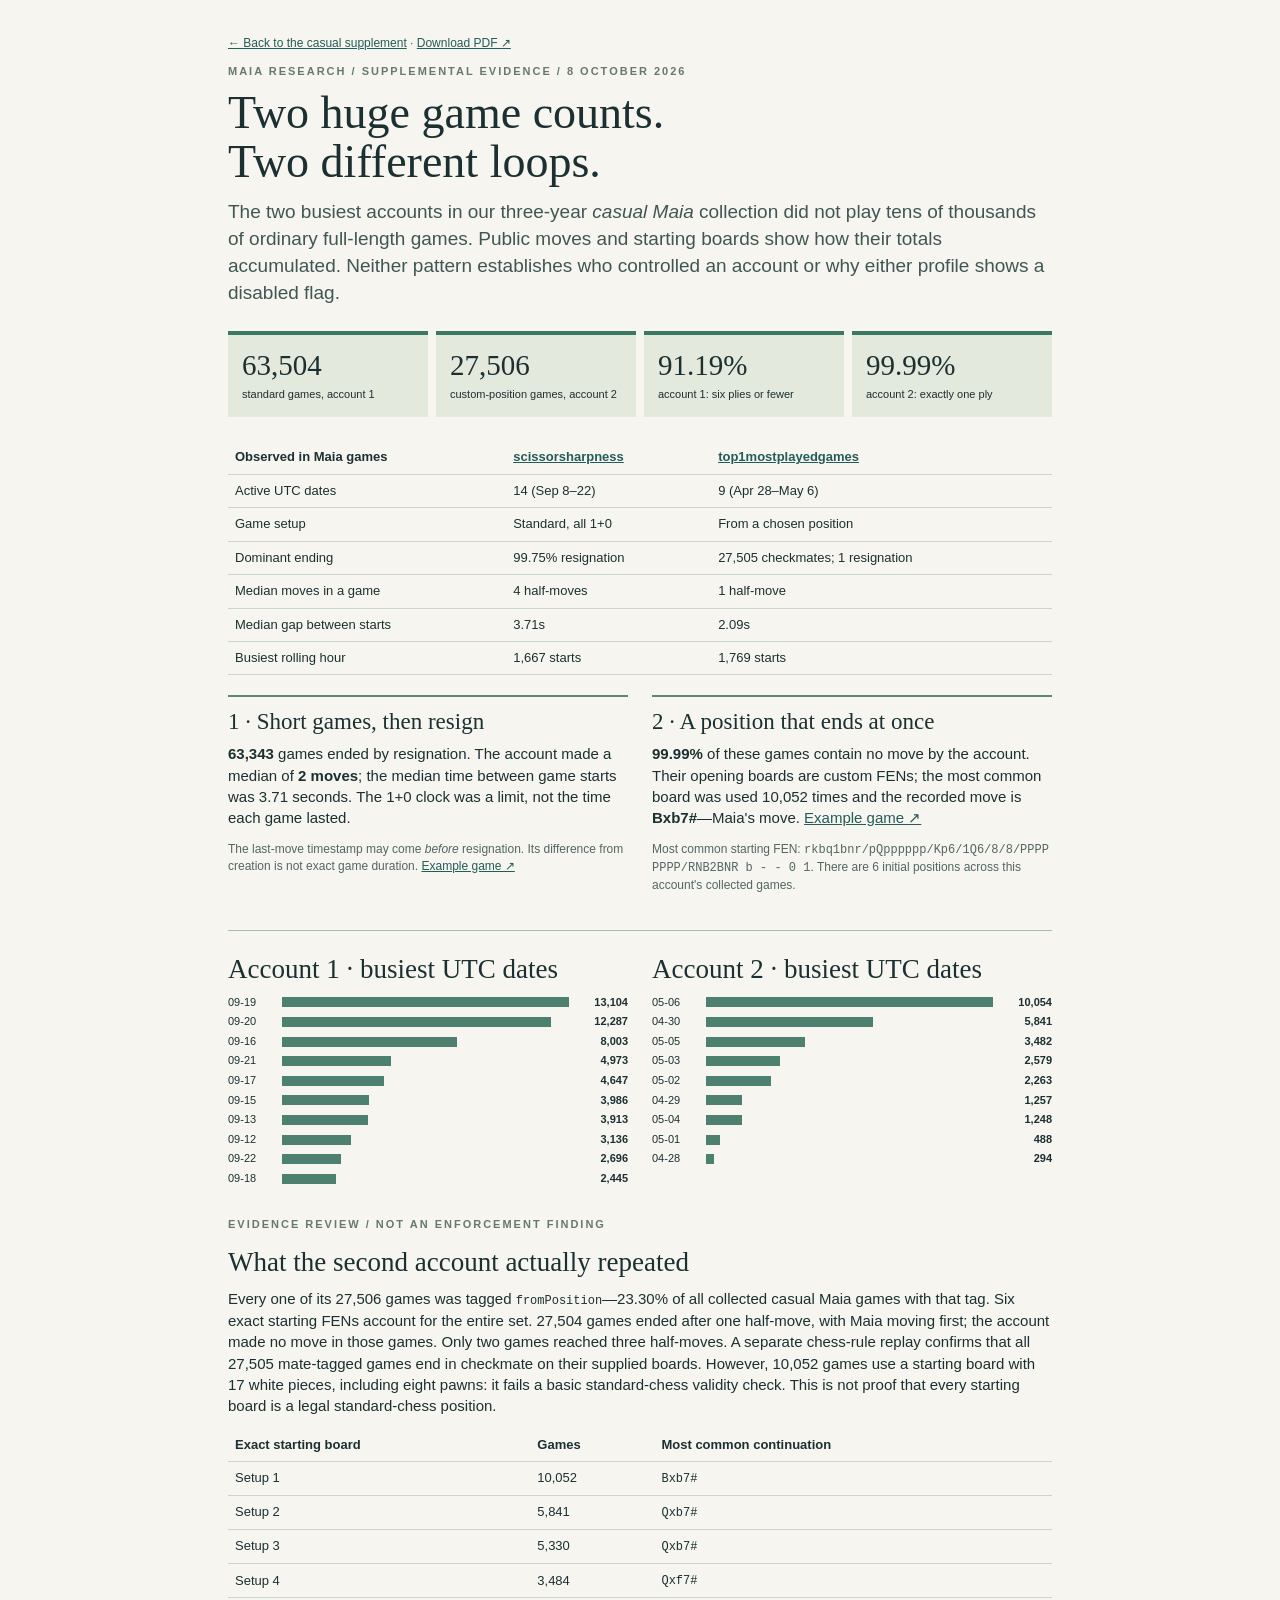
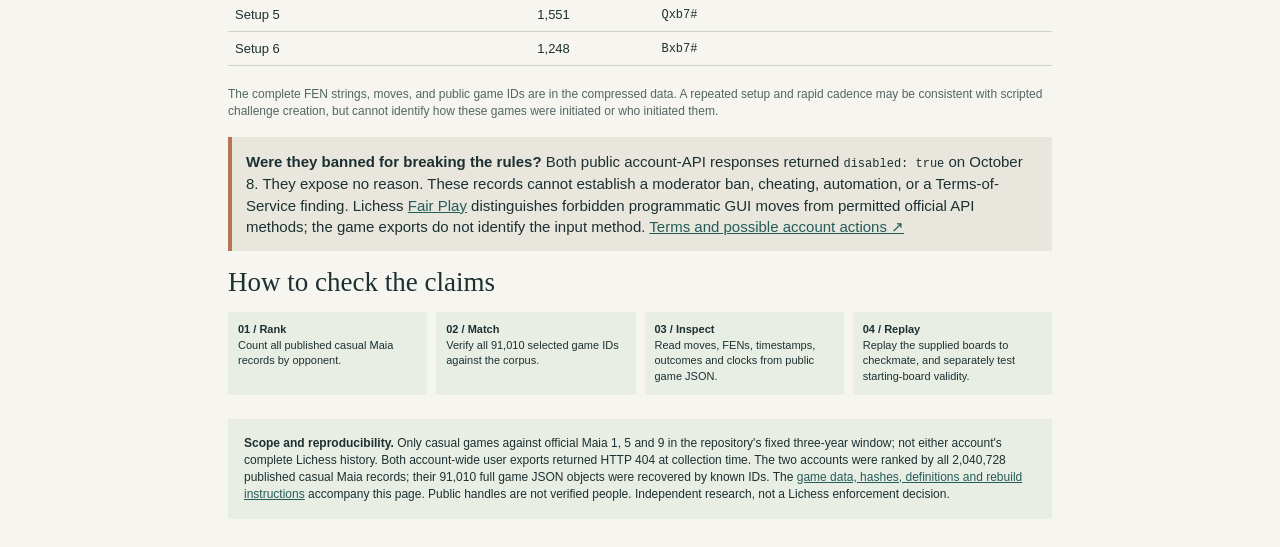
<file: maia-account-patterns.html>
<!doctype html><html lang="en"><head><meta charset="utf-8"><meta name="viewport" content="width=device-width,initial-scale=1"><title>Two high-volume Maia accounts · evidence review</title><style>
@page{size:A4;margin:15mm}*{box-sizing:border-box;print-color-adjust:exact;-webkit-print-color-adjust:exact}
body{margin:0;background:#f6f5ef;color:#1c3032;font:15px/1.42 Arial,sans-serif}main{max-width:880px;margin:auto;padding:35px 28px}
a{color:#245c58}h1,h2{font-family:Georgia,serif;font-weight:400;line-height:1.07}h1{font-size:46px;margin:8px 0 13px}h2{font-size:27px;margin:0 0 11px}
p{margin:0 0 12px}.eyebrow{font-size:11px;letter-spacing:2px;text-transform:uppercase;font-weight:bold;color:#697771}
.lead{font-size:19px;color:#415654}.stats{display:grid;grid-template-columns:repeat(4,1fr);gap:8px;margin:24px 0}
.stat{background:#e3e9dd;padding:14px;border-top:4px solid #3b7867}.stat b{display:block;font:29px Georgia,serif}.stat span{font-size:11px}
.grid{display:grid;grid-template-columns:1fr 1fr;gap:24px}.grid>*{min-width:0}.card code{word-break:break-all}.card{border-top:2px solid #618475;padding-top:12px;break-inside:avoid}
.card h3{font:23px Georgia,serif;margin:0 0 8px}.small{font-size:12px;color:#536664}.bar{display:grid;grid-template-columns:47px 1fr 52px;gap:7px;align-items:center;margin:4px 0;font-size:11px}
.bar i{height:10px;background:#4d806e;display:block}.bar b{text-align:right;font-weight:600}.bar.alt i{background:#b47752}
.rule{border-top:1px solid #abbcb3;margin:24px 0}.callout{background:#e8e6dd;border-left:4px solid #b47752;padding:14px;margin:17px 0;break-inside:avoid}
.investigation{margin-top:26px}.investigation h2{margin-top:16px}.steps{display:grid;grid-template-columns:repeat(4,1fr);gap:9px;margin:15px 0}.steps div{background:#e9eee5;padding:10px;font-size:11px}
code{font-size:12px;overflow-wrap:anywhere}.methods{background:#e9eee5;padding:16px;margin-top:24px;font-size:12px;break-inside:avoid}
table{border-collapse:collapse;width:100%;font-size:13px;margin:12px 0 20px}th,td{text-align:left;padding:7px;border-bottom:1px solid #cbd5cc}th{font-weight:600}
@media(max-width:650px){main{padding:25px 18px}h1{font-size:36px}.stats,.grid,.steps{grid-template-columns:1fr 1fr}.grid{grid-template-columns:1fr}table{display:block;overflow-x:auto;font-size:12px}.stats .stat b{font-size:26px}}
@media print{.report-nav{display:none}.stats{margin:16px 0}.rule{margin:10px 0!important}.investigation{break-before:page}.grid{break-inside:avoid}body{font-size:12px}main{padding:0}h1{font-size:35px}h2{font-size:22px}.lead{font-size:14px}.stat{padding:9px}.stat b{font-size:23px}.card h3{font-size:19px}.bar{margin:3px 0}.rule{margin:16px 0}.methods{margin-top:14px}.investigation{margin-top:18px}}
</style></head><body><main>
<p class="small report-nav"><a href="casual-vs-rated.html#case-evidence">← Back to the casual supplement</a> · <a href="20261008_v1_maia_account_patterns.pdf">Download PDF ↗</a></p><div class="eyebrow">Maia research / supplemental evidence / 8 October 2026</div>
<h1>Two huge game counts.<br>Two different loops.</h1>
<p class="lead">The two busiest accounts in our three-year <em>casual Maia</em> collection did not play tens of thousands of ordinary full-length games. Public moves and starting boards show how their totals accumulated. Neither pattern establishes who controlled an account or why either profile shows a disabled flag.</p>
<div class="stats"><div class="stat"><b>63,504</b><span>standard games, account 1</span></div><div class="stat"><b>27,506</b><span>custom-position games, account 2</span></div><div class="stat"><b>91.19%</b><span>account 1: six plies or fewer</span></div><div class="stat"><b>99.99%</b><span>account 2: exactly one ply</span></div></div>
<table><thead><tr><th>Observed in Maia games</th><th><a href="https://lichess.org/@/scissorsharpness">scissorsharpness</a></th><th><a href="https://lichess.org/@/top1mostplayedgames">top1mostplayedgames</a></th></tr></thead><tbody>
<tr><td>Active UTC dates</td><td>14 (Sep 8–22)</td><td>9 (Apr 28–May 6)</td></tr>
<tr><td>Game setup</td><td>Standard, all 1+0</td><td>From a chosen position</td></tr>
<tr><td>Dominant ending</td><td>99.75% resignation</td><td>27,505 checkmates; 1 resignation</td></tr>
<tr><td>Median moves in a game</td><td>4 half-moves</td><td>1 half-move</td></tr>
<tr><td>Median gap between starts</td><td>3.71s</td><td>2.09s</td></tr>
<tr><td>Busiest rolling hour</td><td>1,667 starts</td><td>1,769 starts</td></tr>
</tbody></table>
<div class="grid"><section class="card"><h3>1 · Short games, then resign</h3><p><b>63,343</b> games ended by resignation. The account made a median of <b>2 moves</b>; the median time between game starts was 3.71 seconds. The 1+0 clock was a limit, not the time each game lasted.</p><p class="small">The last-move timestamp may come <em>before</em> resignation. Its difference from creation is not exact game duration. <a href="https://lichess.org/pPOh9GPD">Example game ↗</a></p></section>
<section class="card"><h3>2 · A position that ends at once</h3><p><b>99.99%</b> of these games contain no move by the account. Their opening boards are custom FENs; the most common board was used 10,052 times and the recorded move is <b>Bxb7#</b>—Maia's move. <a href="https://lichess.org/q5dZdoEl">Example game ↗</a></p><p class="small">Most common starting FEN: <code>rkbq1bnr/pQpppppp/Kp6/1Q6/8/8/PPPPPPPP/RNB2BNR b - - 0 1</code>. There are 6 initial positions across this account's collected games.</p></section></div>
<div class="rule"></div><div class="grid"><section><h2>Account 1 · busiest UTC dates</h2><div class="bar"><span>09-19</span><i style="width:100.0%"></i><b>13,104</b></div><div class="bar"><span>09-20</span><i style="width:93.8%"></i><b>12,287</b></div><div class="bar"><span>09-16</span><i style="width:61.1%"></i><b>8,003</b></div><div class="bar"><span>09-21</span><i style="width:38.0%"></i><b>4,973</b></div><div class="bar"><span>09-17</span><i style="width:35.5%"></i><b>4,647</b></div><div class="bar"><span>09-15</span><i style="width:30.4%"></i><b>3,986</b></div><div class="bar"><span>09-13</span><i style="width:29.9%"></i><b>3,913</b></div><div class="bar"><span>09-12</span><i style="width:23.9%"></i><b>3,136</b></div><div class="bar"><span>09-22</span><i style="width:20.6%"></i><b>2,696</b></div><div class="bar"><span>09-18</span><i style="width:18.7%"></i><b>2,445</b></div></section><section><h2>Account 2 · busiest UTC dates</h2><div class="bar"><span>05-06</span><i style="width:100.0%"></i><b>10,054</b></div><div class="bar"><span>04-30</span><i style="width:58.1%"></i><b>5,841</b></div><div class="bar"><span>05-05</span><i style="width:34.6%"></i><b>3,482</b></div><div class="bar"><span>05-03</span><i style="width:25.7%"></i><b>2,579</b></div><div class="bar"><span>05-02</span><i style="width:22.5%"></i><b>2,263</b></div><div class="bar"><span>04-29</span><i style="width:12.5%"></i><b>1,257</b></div><div class="bar"><span>05-04</span><i style="width:12.4%"></i><b>1,248</b></div><div class="bar"><span>05-01</span><i style="width:4.9%"></i><b>488</b></div><div class="bar"><span>04-28</span><i style="width:2.9%"></i><b>294</b></div></section></div>
<section class="investigation"><div class="eyebrow">Evidence review / not an enforcement finding</div><h2>What the second account actually repeated</h2>
<p>Every one of its 27,506 games was tagged <code>fromPosition</code>—23.30% of all collected casual Maia games with that tag. Six exact starting FENs account for the entire set. 27,504 games ended after one half-move, with Maia moving first; the account made no move in those games. Only two games reached three half-moves. A separate chess-rule replay confirms that all 27,505 mate-tagged games end in checkmate on their supplied boards. However, 10,052 games use a starting board with 17 white pieces, including eight pawns: it fails a basic standard-chess validity check. This is not proof that every starting board is a legal standard-chess position.</p>
<table><thead><tr><th>Exact starting board</th><th>Games</th><th>Most common continuation</th></tr></thead><tbody><tr><td>Setup 1</td><td>10,052</td><td><code>Bxb7#</code></td></tr><tr><td>Setup 2</td><td>5,841</td><td><code>Qxb7#</code></td></tr><tr><td>Setup 3</td><td>5,330</td><td><code>Qxb7#</code></td></tr><tr><td>Setup 4</td><td>3,484</td><td><code>Qxf7#</code></td></tr><tr><td>Setup 5</td><td>1,551</td><td><code>Qxb7#</code></td></tr><tr><td>Setup 6</td><td>1,248</td><td><code>Bxb7#</code></td></tr></tbody></table>
<p class="small">The complete FEN strings, moves, and public game IDs are in the compressed data. A repeated setup and rapid cadence may be consistent with scripted challenge creation, but cannot identify how these games were initiated or who initiated them.</p>
<div class="callout"><strong>Were they banned for breaking the rules?</strong> Both public account-API responses returned <code>disabled: true</code> on October 8. They expose no reason. These records cannot establish a moderator ban, cheating, automation, or a Terms-of-Service finding. Lichess <a href="https://lichess.org/page/fair-play">Fair Play</a> distinguishes forbidden programmatic GUI moves from permitted official API methods; the game exports do not identify the input method. <a href="https://lichess.org/terms-of-service">Terms and possible account actions ↗</a></div>
<h2>How to check the claims</h2><div class="steps"><div><b>01 / Rank</b><br>Count all published casual Maia records by opponent.</div><div><b>02 / Match</b><br>Verify all 91,010 selected game IDs against the corpus.</div><div><b>03 / Inspect</b><br>Read moves, FENs, timestamps, outcomes and clocks from public game JSON.</div><div><b>04 / Replay</b><br>Replay the supplied boards to checkmate, and separately test starting-board validity.</div></div>
<div class="methods"><strong>Scope and reproducibility.</strong> Only casual games against official Maia 1, 5 and 9 in the repository's fixed three-year window; not either account's complete Lichess history. Both account-wide user exports returned HTTP 404 at collection time. The two accounts were ranked by all 2,040,728 published casual Maia records; their 91,010 full game JSON objects were recovered by known IDs. The <a href="data/account-cases/README.md">game data, hashes, definitions and rebuild instructions</a> accompany this page. Public handles are not verified people. Independent research, not a Lichess enforcement decision.</div>
</section>
</main></body></html>
</file>
